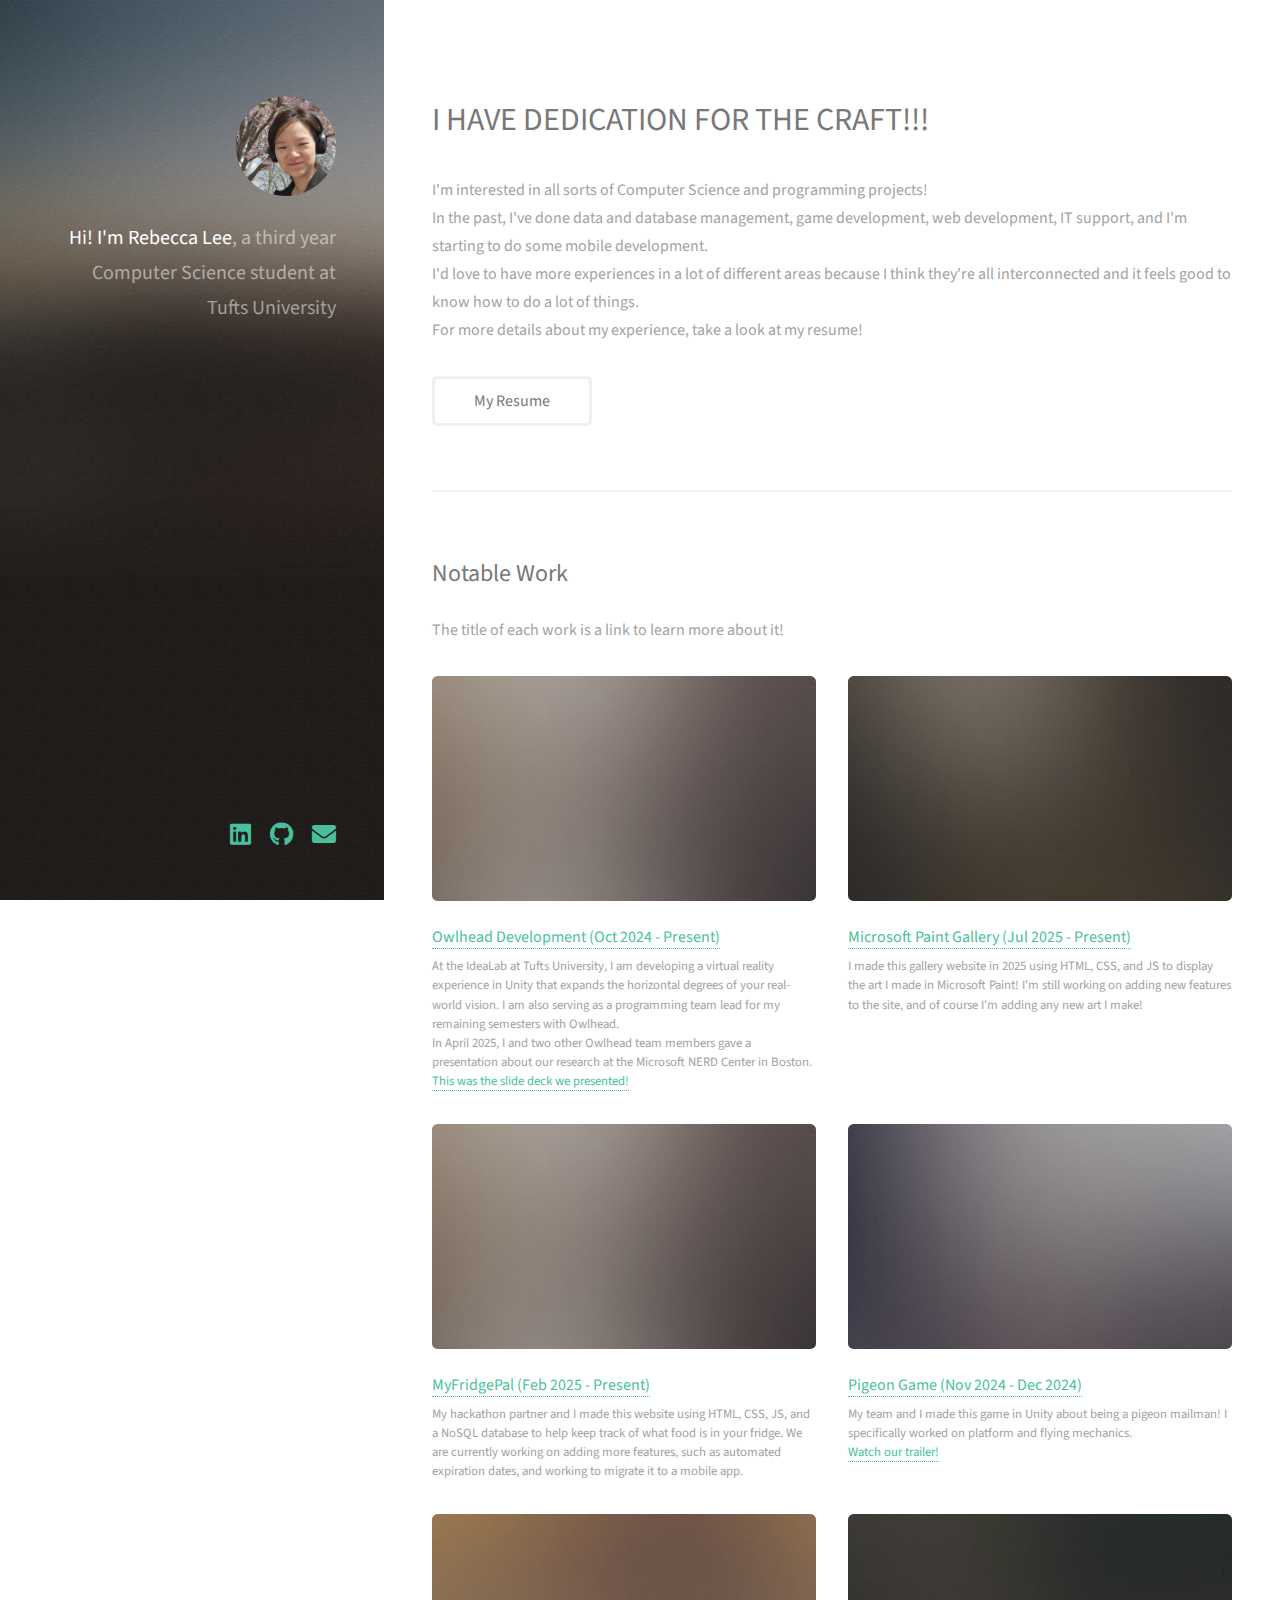
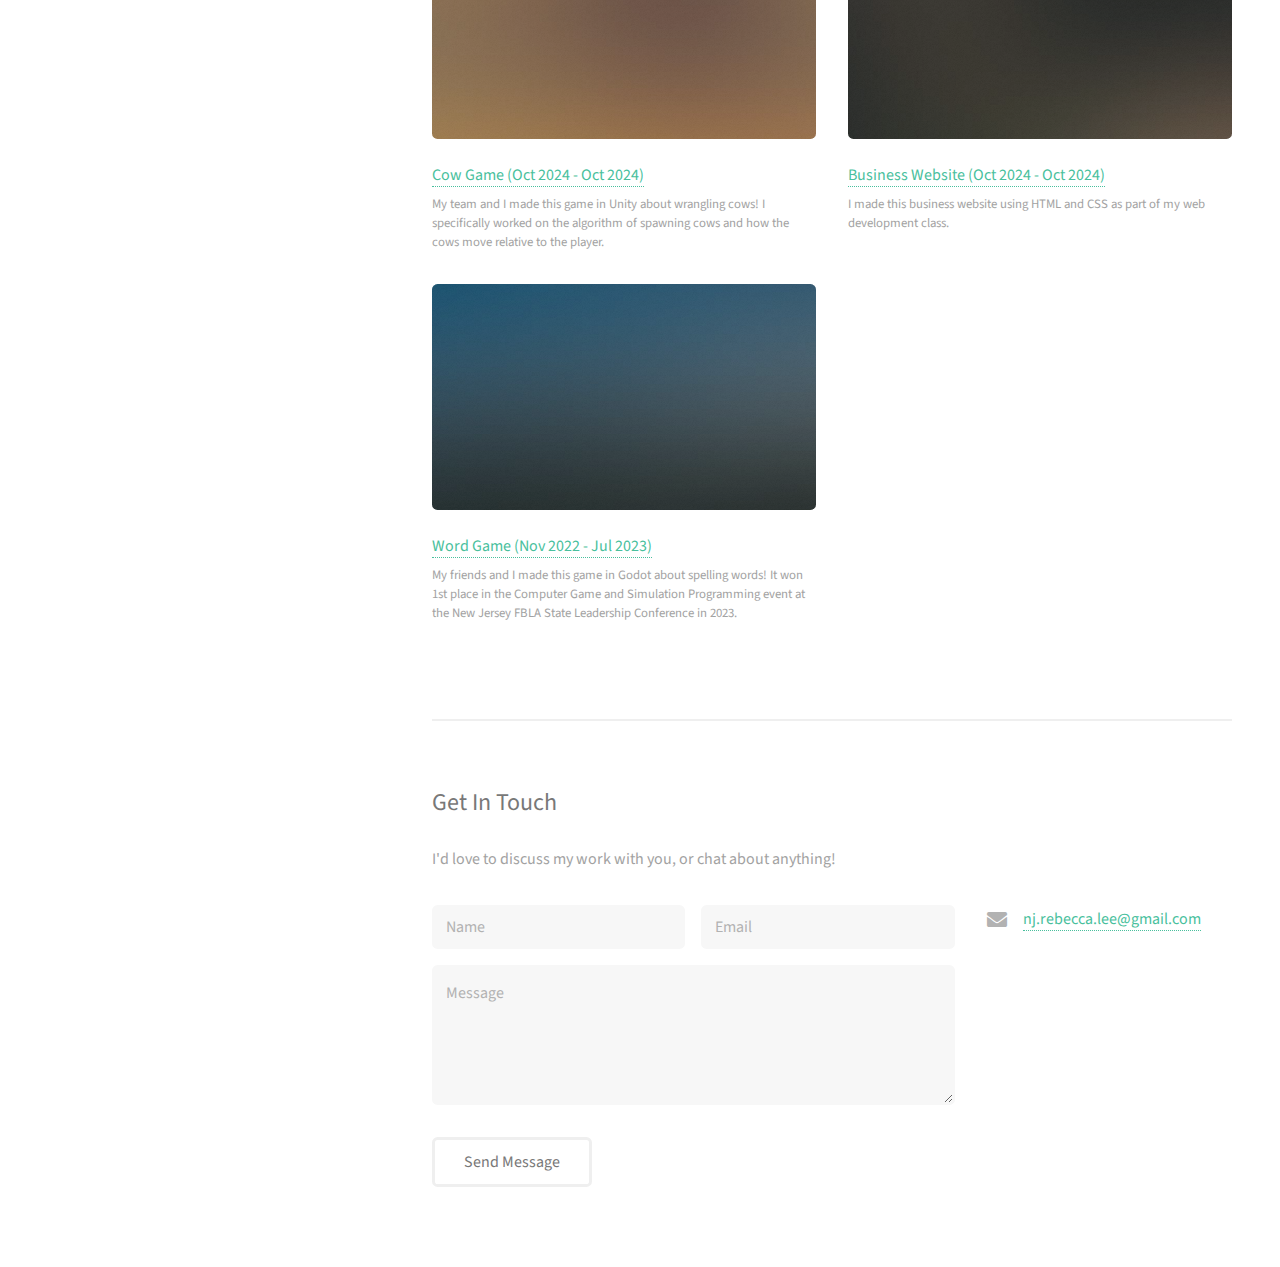
<file: html5up-strata/index.html>
<!DOCTYPE HTML>
<!--
	Strata by HTML5 UP
	html5up.net | @ajlkn
	Free for personal and commercial use under the CCA 3.0 license (html5up.net/license)
-->
<html>
	<head>
		<title>Strata by HTML5 UP</title>
		<meta charset="utf-8" />
		<meta name="viewport" content="width=device-width, initial-scale=1, user-scalable=no" />
		<link rel="stylesheet" href="assets/css/main.css" />
	</head>
	<body class="is-preload">

		<!-- Header -->
			<header id="header">
				<div class="inner">
					<a href="#" class="image avatar"><img src="images/avatar.jpg" alt="" /></a>
					<h1><strong>Hi! I'm Rebecca Lee</strong>, <br />a third year Computer Science student
					at Tufts University
					<!-- <br />
					crafted by <a href="http://html5up.net">HTML5 UP</a>.</h1> -->
				</div>
			</header>

		<!-- Main -->
			<div id="main">

				<!-- One -->
					<section id="one">
						<header class="major">
							<h2>I HAVE DEDICATION FOR THE CRAFT!!!</h2>
						</header>
						<p>
						I'm interested in all sorts of Computer Science and programming projects!
						<br>
						In the past, I've done data and database management, game development, web development, IT support, and I'm starting to do some mobile development.
						<br>
						I'd love to have more experiences in a lot of different areas because I think they're all interconnected and it feels good to know how to do a lot of things.
						<br>
						For more details about my experience, take a look at my resume!

						</p>
						<ul class="actions">
							<li><a href="https://drive.google.com/file/d/1qQtinOQlJ7inP3Z-UmPp7asvRgVYqY_E/view?usp=sharing" target="_blank" class="button">My Resume</a></li>
						</ul>
					</section>

				<!-- Two -->
					<section id="two">
						<h2>Notable Work</h2>
						<p>The title of each work is a link to learn more about it!</p>
						<div class="row">
							<article class="col-6 col-12-xsmall work-item">
								<a href="images/fulls/01.jpg" class="image fit thumb"><img src="images/thumbs/01.jpg" alt="" /></a>
								<h3><a href="https://sites.tufts.edu/idea/owl-head/" target="_blank">Owlhead Development (Oct 2024 - Present)</a></h3>
								<p>
								At the IdeaLab at Tufts University, I am developing a virtual reality experience in Unity that expands the horizontal degrees of your real-world vision.
								I am also serving as a programming team lead for my remaining semesters with Owlhead.
								<br>
								In April 2025, I and two other Owlhead team members gave a presentation about our research at the Microsoft NERD Center in Boston.
								<a href="https://docs.google.com/presentation/d/1mZ_V5tOHQEfYhSCZp0HBgjC3isdNxBwp1aKcLMBFpNI/edit?usp=sharing" target="_blank">This was the slide deck we presented!</a>

								</p>
							</article>

							<article class="col-6 col-12-xsmall work-item">
								<a href="images/fulls/02.jpg" class="image fit thumb"><img src="images/thumbs/02.jpg" alt="" /></a>
								<h3><a href="https://mspaintlee.great-site.net/" target="_blank">Microsoft Paint Gallery (Jul 2025 - Present)</a></h3>
								<p>
								I made this gallery website in 2025 using HTML, CSS, and JS to display the art I made in Microsoft Paint!
								I'm still working on adding new features to the site, and of course I'm adding any new art I make!
								</p>
							</article>

							<article class="col-6 col-12-xsmall work-item">
								<a href="images/fulls/01.jpg" class="image fit thumb"><img src="images/thumbs/01.jpg" alt="" /></a>
								<h3><a href="https://github.com/Gooey64/MyFridgePal/blob/main/README.md" target="_blank">MyFridgePal (Feb 2025 - Present)</a></h3>
								<p>
									My hackathon partner and I made this website using HTML, CSS, JS, and a NoSQL database to help keep track of what food is in your fridge.
									We are currently working on adding more features, such as automated expiration dates, and working to migrate it to a mobile app.
								</p>
							</article>

							<article class="col-6 col-12-xsmall work-item">
								<a href="images/fulls/03.jpg" class="image fit thumb"><img src="images/thumbs/03.jpg" alt="" /></a>
								<h3><a href="https://pigeongame2024.itch.io/ups" target="_blank">Pigeon Game (Nov 2024 - Dec 2024)</a></h3>
								<p>
									My team and I made this game in Unity about being a pigeon mailman!
									I specifically worked on platform and flying mechanics.
									<br>
									<a href="https://youtu.be/tA-vyRu50A8" target="_blank">Watch our trailer!</a>
								
								</p>
							</article>

							<article class="col-6 col-12-xsmall work-item">
								<a href="images/fulls/04.jpg" class="image fit thumb"><img src="images/thumbs/04.jpg" alt="" /></a>
								<h3><a href="https://cowgame2024.itch.io/cow-catcher" target="_blank">Cow Game (Oct 2024 - Oct 2024)</a></h3>
								<p>My team and I made this game in Unity about wrangling cows! I specifically worked on the algorithm of spawning cows and how the cows move relative to the player.</p>
							</article>
							
							<article class="col-6 col-12-xsmall work-item">
								<a href="images/fulls/06.jpg" class="image fit thumb"><img src="images/thumbs/06.jpg" alt="" /></a>
								<h3><a href="https://gooey64.github.io/PlatypusRentalsHome.html" target="_blank">Business Website (Oct 2024 - Oct 2024)</a></h3>
								<p>I made this business website using HTML and CSS as part of my web development class.</p>
							</article>

							<article class="col-6 col-12-xsmall work-item">
								<a href="images/fulls/05.jpg" class="image fit thumb"><img src="images/thumbs/05.jpg" alt="" /></a>
								<h3><a href="https://github.com/Gooey64/fbla-babey/blob/master/README.md" target="_blank">Word Game (Nov 2022 - Jul 2023)</a></h3>
								<p>My friends and I made this game in Godot about spelling words! It won 1st place in the Computer Game and Simulation Programming event at the New Jersey FBLA State Leadership Conference in 2023.</p>
							</article>
							
							
						</div>
						<!-- <ul class="actions">
							<li><a href="#" class="button">Full Portfolio</a></li>
						</ul> -->
					</section>

				<!-- <section id="twotWO">
						<h2>Recent Work</h2>
						<div class="row">
							<article class="col-6 col-12-xsmall work-item">
								<a href="images/fulls/01.jpg" class="image fit thumb"><img src="images/thumbs/01.jpg" alt="" /></a>
								<h3>Magna sed consequat tempus</h3>
								<p>Lorem ipsum dolor sit amet nisl sed nullam feugiat.</p>
							</article>
							<article class="col-6 col-12-xsmall work-item">
								<a href="images/fulls/02.jpg" class="image fit thumb"><img src="images/thumbs/02.jpg" alt="" /></a>
								<h3>Ultricies lacinia interdum</h3>
								<p>Lorem ipsum dolor sit amet nisl sed nullam feugiat.</p>
							</article>
							<article class="col-6 col-12-xsmall work-item">
								<a href="images/fulls/03.jpg" class="image fit thumb"><img src="images/thumbs/03.jpg" alt="" /></a>
								<h3>Tortor metus commodo</h3>
								<p>Lorem ipsum dolor sit amet nisl sed nullam feugiat.</p>
							</article>
							<article class="col-6 col-12-xsmall work-item">
								<a href="images/fulls/04.jpg" class="image fit thumb"><img src="images/thumbs/04.jpg" alt="" /></a>
								<h3>Quam neque phasellus</h3>
								<p>Lorem ipsum dolor sit amet nisl sed nullam feugiat.</p>
							</article>
							<article class="col-6 col-12-xsmall work-item">
								<a href="images/fulls/05.jpg" class="image fit thumb"><img src="images/thumbs/05.jpg" alt="" /></a>
								<h3>Nunc enim commodo aliquet</h3>
								<p>Lorem ipsum dolor sit amet nisl sed nullam feugiat.</p>
							</article>
							<article class="col-6 col-12-xsmall work-item">
								<a href="images/fulls/06.jpg" class="image fit thumb"><img src="images/thumbs/06.jpg" alt="" /></a>
								<h3>Risus ornare lacinia</h3>
								<p>Lorem ipsum dolor sit amet nisl sed nullam feugiat.</p>
							</article>
							<article class="col-6 col-12-xsmall work-item">
								<a href="images/fulls/06.jpg" class="image fit thumb"><img src="images/thumbs/06.jpg" alt="" /></a>
								<h3>Risus ornare lacinia</h3>
								<p>Lorem ipsum dolor sit amet nisl sed nullam feugiat.</p>
							</article>
						</div>
						<ul class="actions">
							<li><a href="#" class="button">Full Portfolio</a></li>
						</ul>
					</section> -->

				<!-- Three -->
					<section id="three">
						<h2>Get In Touch</h2>
						<p>I'd love to discuss my work with you, or chat about anything!</p>
						<div class="row">
							<div class="col-8 col-12-small">
								<form method="post" action="#">
									<div class="row gtr-uniform gtr-50">
										<div class="col-6 col-12-xsmall"><input type="text" name="name" id="name" placeholder="Name" /></div>
										<div class="col-6 col-12-xsmall"><input type="email" name="email" id="email" placeholder="Email" /></div>
										<div class="col-12"><textarea name="message" id="message" placeholder="Message" rows="4"></textarea></div>
									</div>
								</form>
								<ul class="actions">
									<li><input type="submit" value="Send Message" /></li>
								</ul>
							</div>
							<div class="col-4 col-12-small">
								<ul class="labeled-icons">
									<li>
										<h3 class="icon solid fa-envelope"><span class="label">Email</span></h3>
										<a href="mailto:nj.rebecca.lee@gmail.com">nj.rebecca.lee@gmail.com</a>
									</li>
								</ul>
							</div>
						</div>
					</section>

				<!-- Four -->
				<!--
					<section id="four">
						<h2>Elements</h2>

						<section>
							<h4>Text</h4>
							<p>This is <b>bold</b> and this is <strong>strong</strong>. This is <i>italic</i> and this is <em>emphasized</em>.
							This is <sup>superscript</sup> text and this is <sub>subscript</sub> text.
							This is <u>underlined</u> and this is code: <code>for (;;) { ... }</code>. Finally, <a href="#">this is a link</a>.</p>
							<hr />
							<header>
								<h4>Heading with a Subtitle</h4>
								<p>Lorem ipsum dolor sit amet nullam id egestas urna aliquam</p>
							</header>
							<p>Nunc lacinia ante nunc ac lobortis. Interdum adipiscing gravida odio porttitor sem non mi integer non faucibus ornare mi ut ante amet placerat aliquet. Volutpat eu sed ante lacinia sapien lorem accumsan varius montes viverra nibh in adipiscing blandit tempus accumsan.</p>
							<header>
								<h5>Heading with a Subtitle</h5>
								<p>Lorem ipsum dolor sit amet nullam id egestas urna aliquam</p>
							</header>
							<p>Nunc lacinia ante nunc ac lobortis. Interdum adipiscing gravida odio porttitor sem non mi integer non faucibus ornare mi ut ante amet placerat aliquet. Volutpat eu sed ante lacinia sapien lorem accumsan varius montes viverra nibh in adipiscing blandit tempus accumsan.</p>
							<hr />
							<h2>Heading Level 2</h2>
							<h3>Heading Level 3</h3>
							<h4>Heading Level 4</h4>
							<h5>Heading Level 5</h5>
							<h6>Heading Level 6</h6>
							<hr />
							<h5>Blockquote</h5>
							<blockquote>Fringilla nisl. Donec accumsan interdum nisi, quis tincidunt felis sagittis eget tempus euismod. Vestibulum ante ipsum primis in faucibus vestibulum. Blandit adipiscing eu felis iaculis volutpat ac adipiscing accumsan faucibus. Vestibulum ante ipsum primis in faucibus lorem ipsum dolor sit amet nullam adipiscing eu felis.</blockquote>
							<h5>Preformatted</h5>
							<pre><code>i = 0;

while (!deck.isInOrder()) {
print 'Iteration ' + i;
deck.shuffle();
i++;
}

print 'It took ' + i + ' iterations to sort the deck.';</code></pre>
						</section>

						<section>
							<h4>Lists</h4>
							<div class="row">
								<div class="col-6 col-12-xsmall">
									<h5>Unordered</h5>
									<ul>
										<li>Dolor pulvinar etiam magna etiam.</li>
										<li>Sagittis adipiscing lorem eleifend.</li>
										<li>Felis enim feugiat dolore viverra.</li>
									</ul>
									<h5>Alternate</h5>
									<ul class="alt">
										<li>Dolor pulvinar etiam magna etiam.</li>
										<li>Sagittis adipiscing lorem eleifend.</li>
										<li>Felis enim feugiat dolore viverra.</li>
									</ul>
								</div>
								<div class="col-6 col-12-xsmall">
									<h5>Ordered</h5>
									<ol>
										<li>Dolor pulvinar etiam magna etiam.</li>
										<li>Etiam vel felis at lorem sed viverra.</li>
										<li>Felis enim feugiat dolore viverra.</li>
										<li>Dolor pulvinar etiam magna etiam.</li>
										<li>Etiam vel felis at lorem sed viverra.</li>
										<li>Felis enim feugiat dolore viverra.</li>
									</ol>
									<h5>Icons</h5>
									<ul class="icons">
										<li><a href="#" class="icon brands fa-twitter"><span class="label">Twitter</span></a></li>
										<li><a href="#" class="icon brands fa-facebook-f"><span class="label">Facebook</span></a></li>
										<li><a href="#" class="icon brands fa-instagram"><span class="label">Instagram</span></a></li>
										<li><a href="#" class="icon brands fa-github"><span class="label">Github</span></a></li>
										<li><a href="#" class="icon brands fa-dribbble"><span class="label">Dribbble</span></a></li>
										<li><a href="#" class="icon brands fa-tumblr"><span class="label">Tumblr</span></a></li>
									</ul>
								</div>
							</div>
							<h5>Actions</h5>
							<ul class="actions">
								<li><a href="#" class="button primary">Default</a></li>
								<li><a href="#" class="button">Default</a></li>
							</ul>
							<ul class="actions small">
								<li><a href="#" class="button primary small">Small</a></li>
								<li><a href="#" class="button small">Small</a></li>
							</ul>
							<div class="row">
								<div class="col-6 col-12-small">
									<ul class="actions stacked">
										<li><a href="#" class="button primary">Default</a></li>
										<li><a href="#" class="button">Default</a></li>
									</ul>
								</div>
								<div class="col-6 col-12-small">
									<ul class="actions stacked">
										<li><a href="#" class="button primary small">Small</a></li>
										<li><a href="#" class="button small">Small</a></li>
									</ul>
								</div>
								<div class="col-6 col-12-small">
									<ul class="actions stacked">
										<li><a href="#" class="button primary fit">Default</a></li>
										<li><a href="#" class="button fit">Default</a></li>
									</ul>
								</div>
								<div class="col-6 col-12-small">
									<ul class="actions stacked">
										<li><a href="#" class="button primary small fit">Small</a></li>
										<li><a href="#" class="button small fit">Small</a></li>
									</ul>
								</div>
							</div>
						</section>

						<section>
							<h4>Table</h4>
							<h5>Default</h5>
							<div class="table-wrapper">
								<table>
									<thead>
										<tr>
											<th>Name</th>
											<th>Description</th>
											<th>Price</th>
										</tr>
									</thead>
									<tbody>
										<tr>
											<td>Item One</td>
											<td>Ante turpis integer aliquet porttitor.</td>
											<td>29.99</td>
										</tr>
										<tr>
											<td>Item Two</td>
											<td>Vis ac commodo adipiscing arcu aliquet.</td>
											<td>19.99</td>
										</tr>
										<tr>
											<td>Item Three</td>
											<td> Morbi faucibus arcu accumsan lorem.</td>
											<td>29.99</td>
										</tr>
										<tr>
											<td>Item Four</td>
											<td>Vitae integer tempus condimentum.</td>
											<td>19.99</td>
										</tr>
										<tr>
											<td>Item Five</td>
											<td>Ante turpis integer aliquet porttitor.</td>
											<td>29.99</td>
										</tr>
									</tbody>
									<tfoot>
										<tr>
											<td colspan="2"></td>
											<td>100.00</td>
										</tr>
									</tfoot>
								</table>
							</div>

							<h5>Alternate</h5>
							<div class="table-wrapper">
								<table class="alt">
									<thead>
										<tr>
											<th>Name</th>
											<th>Description</th>
											<th>Price</th>
										</tr>
									</thead>
									<tbody>
										<tr>
											<td>Item One</td>
											<td>Ante turpis integer aliquet porttitor.</td>
											<td>29.99</td>
										</tr>
										<tr>
											<td>Item Two</td>
											<td>Vis ac commodo adipiscing arcu aliquet.</td>
											<td>19.99</td>
										</tr>
										<tr>
											<td>Item Three</td>
											<td> Morbi faucibus arcu accumsan lorem.</td>
											<td>29.99</td>
										</tr>
										<tr>
											<td>Item Four</td>
											<td>Vitae integer tempus condimentum.</td>
											<td>19.99</td>
										</tr>
										<tr>
											<td>Item Five</td>
											<td>Ante turpis integer aliquet porttitor.</td>
											<td>29.99</td>
										</tr>
									</tbody>
									<tfoot>
										<tr>
											<td colspan="2"></td>
											<td>100.00</td>
										</tr>
									</tfoot>
								</table>
							</div>
						</section>

						<section>
							<h4>Buttons</h4>
							<ul class="actions">
								<li><a href="#" class="button primary">Primary</a></li>
								<li><a href="#" class="button">Default</a></li>
							</ul>
							<ul class="actions">
								<li><a href="#" class="button large">Large</a></li>
								<li><a href="#" class="button">Default</a></li>
								<li><a href="#" class="button small">Small</a></li>
							</ul>
							<ul class="actions fit">
								<li><a href="#" class="button primary fit">Fit</a></li>
								<li><a href="#" class="button fit">Fit</a></li>
							</ul>
							<ul class="actions fit small">
								<li><a href="#" class="button primary fit small">Fit + Small</a></li>
								<li><a href="#" class="button fit small">Fit + Small</a></li>
							</ul>
							<ul class="actions">
								<li><a href="#" class="button primary icon solid fa-download">Icon</a></li>
								<li><a href="#" class="button icon solid fa-download">Icon</a></li>
							</ul>
							<ul class="actions">
								<li><span class="button primary disabled">Primary</span></li>
								<li><span class="button disabled">Default</span></li>
							</ul>
						</section>

						<section>
							<h4>Form</h4>
							<form method="post" action="#">
								<div class="row gtr-uniform gtr-50">
									<div class="col-6 col-12-xsmall">
										<input type="text" name="demo-name" id="demo-name" value="" placeholder="Name" />
									</div>
									<div class="col-6 col-12-xsmall">
										<input type="email" name="demo-email" id="demo-email" value="" placeholder="Email" />
									</div>
									<div class="col-12">
										<select name="demo-category" id="demo-category">
											<option value="">- Category -</option>
											<option value="1">Manufacturing</option>
											<option value="1">Shipping</option>
											<option value="1">Administration</option>
											<option value="1">Human Resources</option>
										</select>
									</div>
									<div class="col-4 col-12-small">
										<input type="radio" id="demo-priority-low" name="demo-priority" checked>
										<label for="demo-priority-low">Low Priority</label>
									</div>
									<div class="col-4 col-12-small">
										<input type="radio" id="demo-priority-normal" name="demo-priority">
										<label for="demo-priority-normal">Normal Priority</label>
									</div>
									<div class="col-4 col-12-small">
										<input type="radio" id="demo-priority-high" name="demo-priority">
										<label for="demo-priority-high">High Priority</label>
									</div>
									<div class="col-6 col-12-small">
										<input type="checkbox" id="demo-copy" name="demo-copy">
										<label for="demo-copy">Email me a copy of this message</label>
									</div>
									<div class="col-6 col-12-small">
										<input type="checkbox" id="demo-human" name="demo-human" checked>
										<label for="demo-human">I am a human and not a robot</label>
									</div>
									<div class="col-12">
										<textarea name="demo-message" id="demo-message" placeholder="Enter your message" rows="6"></textarea>
									</div>
									<div class="col-12">
										<ul class="actions">
											<li><input type="submit" value="Send Message" class="primary" /></li>
											<li><input type="reset" value="Reset" /></li>
										</ul>
									</div>
								</div>
							</form>
						</section>

						<section>
							<h4>Image</h4>
							<h5>Fit</h5>
							<div class="box alt">
								<div class="row gtr-50 gtr-uniform">
									<div class="col-12"><span class="image fit"><img src="images/fulls/05.jpg" alt="" /></span></div>
									<div class="col-4"><span class="image fit"><img src="images/thumbs/01.jpg" alt="" /></span></div>
									<div class="col-4"><span class="image fit"><img src="images/thumbs/02.jpg" alt="" /></span></div>
									<div class="col-4"><span class="image fit"><img src="images/thumbs/03.jpg" alt="" /></span></div>
									<div class="col-4"><span class="image fit"><img src="images/thumbs/04.jpg" alt="" /></span></div>
									<div class="col-4"><span class="image fit"><img src="images/thumbs/05.jpg" alt="" /></span></div>
									<div class="col-4"><span class="image fit"><img src="images/thumbs/06.jpg" alt="" /></span></div>
									<div class="col-4"><span class="image fit"><img src="images/thumbs/03.jpg" alt="" /></span></div>
									<div class="col-4"><span class="image fit"><img src="images/thumbs/02.jpg" alt="" /></span></div>
									<div class="col-4"><span class="image fit"><img src="images/thumbs/01.jpg" alt="" /></span></div>
								</div>
							</div>
							<h5>Left &amp; Right</h5>
							<p><span class="image left"><img src="images/avatar.jpg" alt="" /></span>Fringilla nisl. Donec accumsan interdum nisi, quis tincidunt felis sagittis eget. tempus euismod. Vestibulum ante ipsum primis in faucibus vestibulum. Blandit adipiscing eu felis iaculis volutpat ac adipiscing accumsan eu faucibus. Integer ac pellentesque praesent tincidunt felis sagittis eget. tempus euismod. Vestibulum ante ipsum primis in faucibus vestibulum. Blandit adipiscing eu felis iaculis volutpat ac adipiscing accumsan eu faucibus. Integer ac pellentesque praesent. Donec accumsan interdum nisi, quis tincidunt felis sagittis eget. tempus euismod. Vestibulum ante ipsum primis in faucibus vestibulum. Blandit adipiscing eu felis iaculis volutpat ac adipiscing accumsan eu faucibus. Integer ac pellentesque praesent tincidunt felis sagittis eget. tempus euismod. Vestibulum ante ipsum primis in faucibus vestibulum. Blandit adipiscing eu felis iaculis volutpat ac adipiscing accumsan eu faucibus. Integer ac pellentesque praesent.</p>
							<p><span class="image right"><img src="images/avatar.jpg" alt="" /></span>Fringilla nisl. Donec accumsan interdum nisi, quis tincidunt felis sagittis eget. tempus euismod. Vestibulum ante ipsum primis in faucibus vestibulum. Blandit adipiscing eu felis iaculis volutpat ac adipiscing accumsan eu faucibus. Integer ac pellentesque praesent tincidunt felis sagittis eget. tempus euismod. Vestibulum ante ipsum primis in faucibus vestibulum. Blandit adipiscing eu felis iaculis volutpat ac adipiscing accumsan eu faucibus. Integer ac pellentesque praesent. Donec accumsan interdum nisi, quis tincidunt felis sagittis eget. tempus euismod. Vestibulum ante ipsum primis in faucibus vestibulum. Blandit adipiscing eu felis iaculis volutpat ac adipiscing accumsan eu faucibus. Integer ac pellentesque praesent tincidunt felis sagittis eget. tempus euismod. Vestibulum ante ipsum primis in faucibus vestibulum. Blandit adipiscing eu felis iaculis volutpat ac adipiscing accumsan eu faucibus. Integer ac pellentesque praesent.</p>
						</section>

					</section>
				-->

			</div>

		<!-- Footer -->
			<footer id="footer">
				<div class="inner">
					<ul class="icons">
						<li><a href="https://www.linkedin.com/in/rebecca-lee-a84ba5218/" class="icon brands fa-linkedin" target="_blank"><span class="label">LinkedIn</span></a></li>
						<li><a href="https://github.com/Gooey64" class="icon brands fa-github" target="_blank"><span class="label">Github</span></a></li>
						<li><a href="mailto:nj.rebecca.lee@gmail.com" class="icon solid fa-envelope"><span class="label">Email</span></a></li>
					</ul>
					<!-- <ul class="copyright">
						<li>&copy; Untitled</li><li>Design: <a href="http://html5up.net">HTML5 UP</a></li>
					</ul> -->
				</div>
			</footer>

		<!-- Scripts -->
			<script src="assets/js/jquery.min.js"></script>
			<script src="assets/js/jquery.poptrox.min.js"></script>
			<script src="assets/js/browser.min.js"></script>
			<script src="assets/js/breakpoints.min.js"></script>
			<script src="assets/js/util.js"></script>
			<script src="assets/js/main.js"></script>

	</body>
</html>
</file>
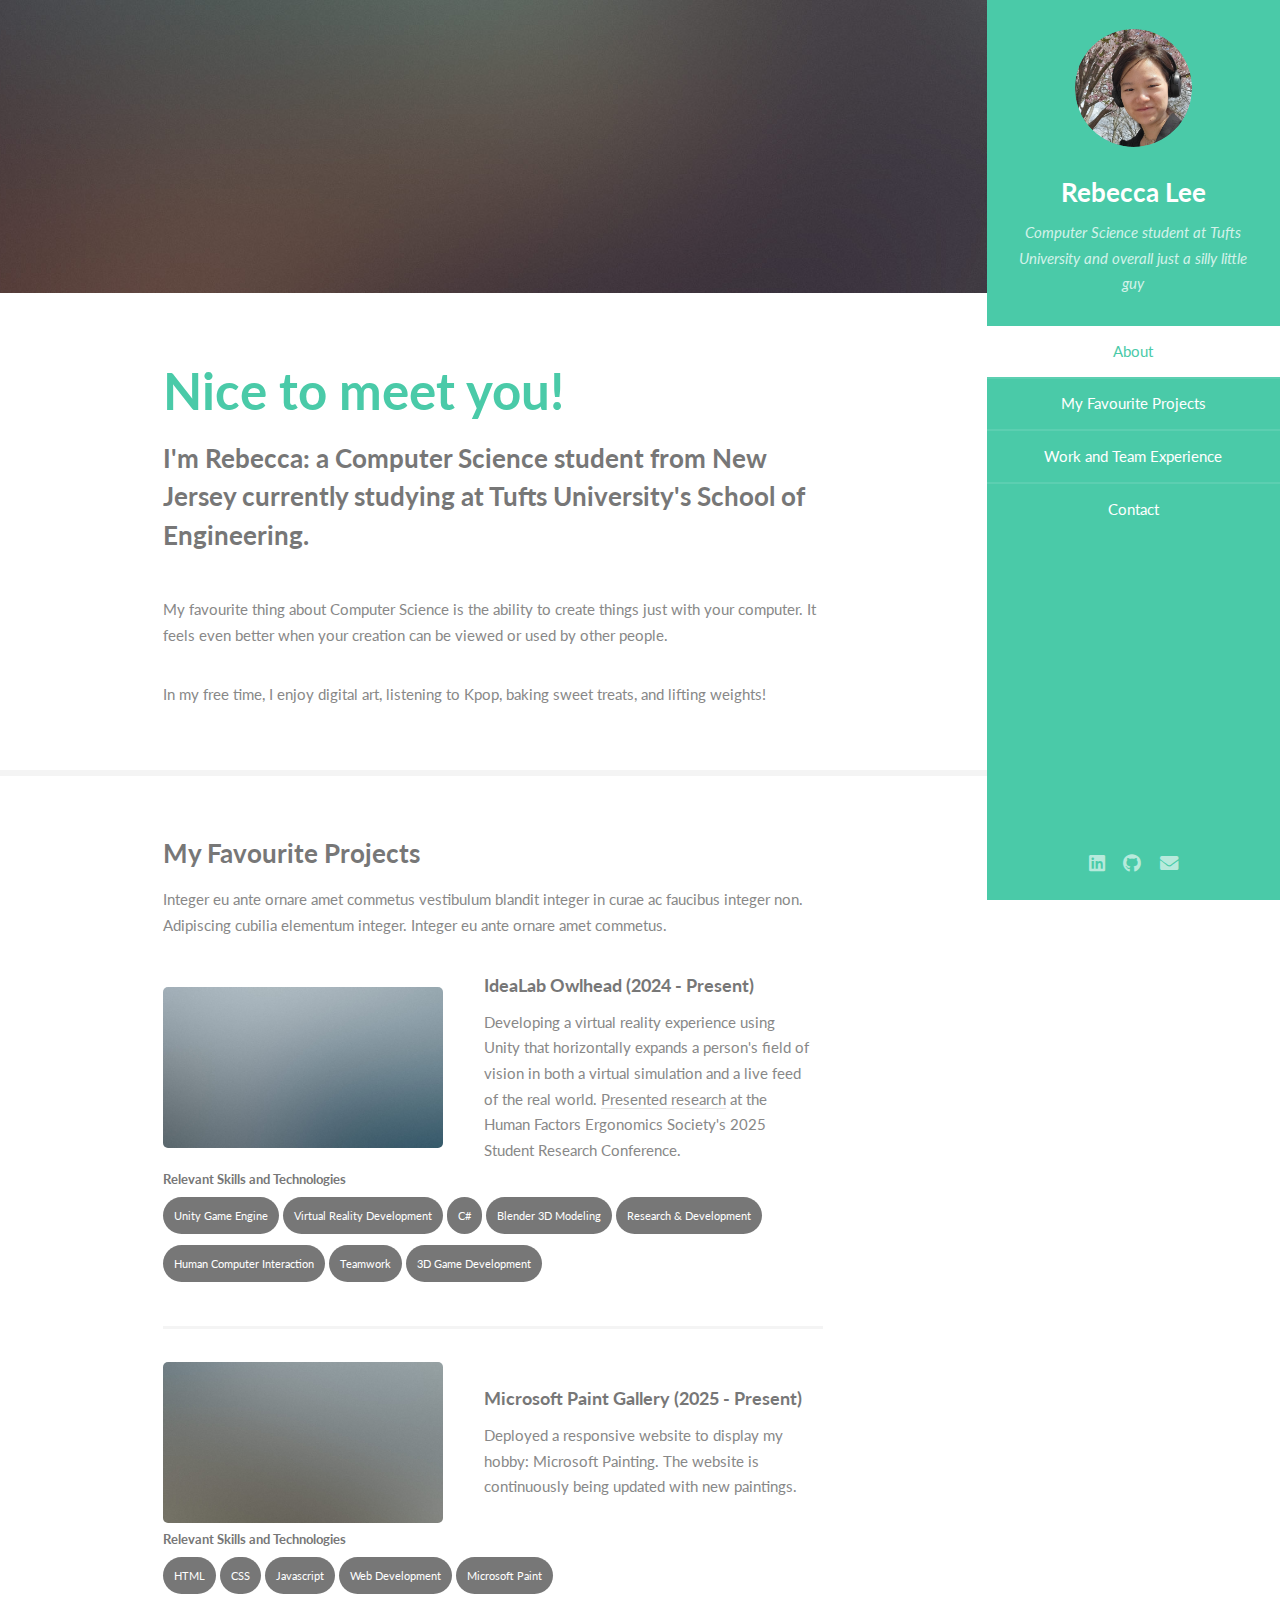
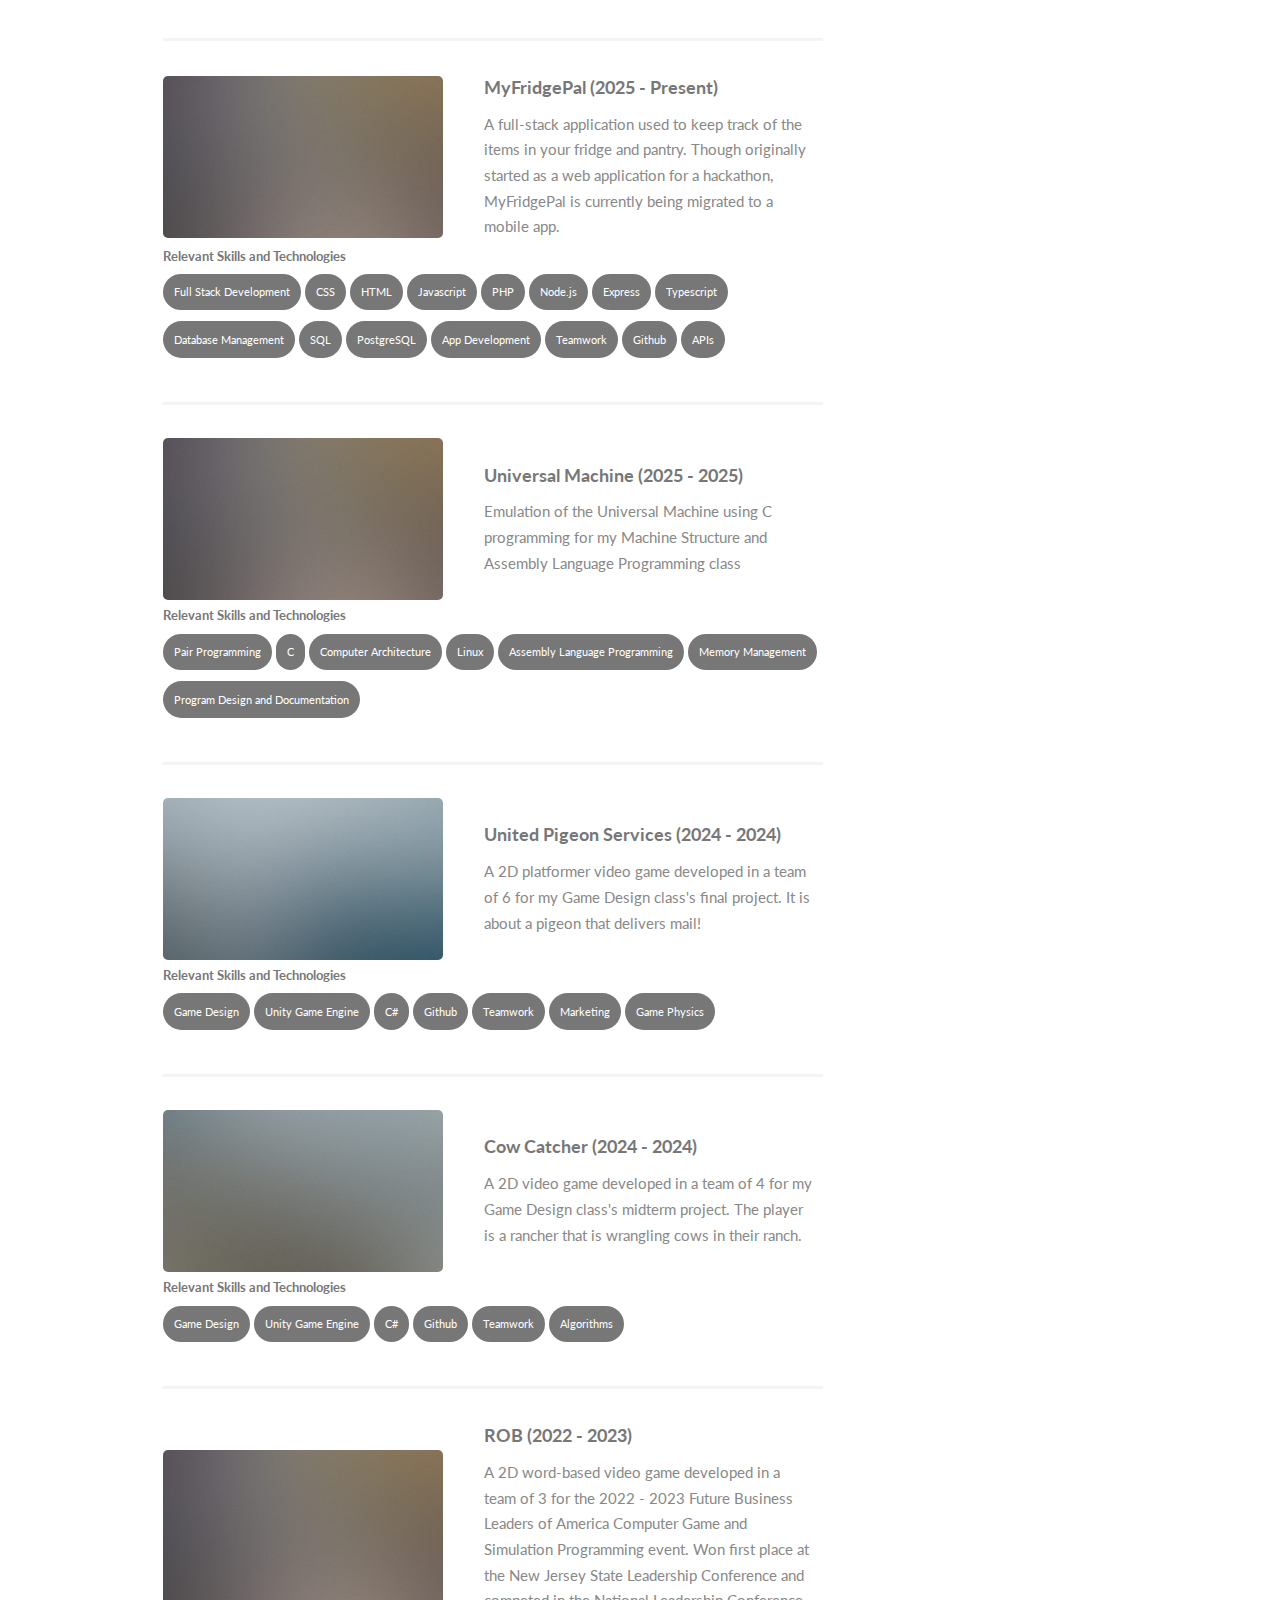
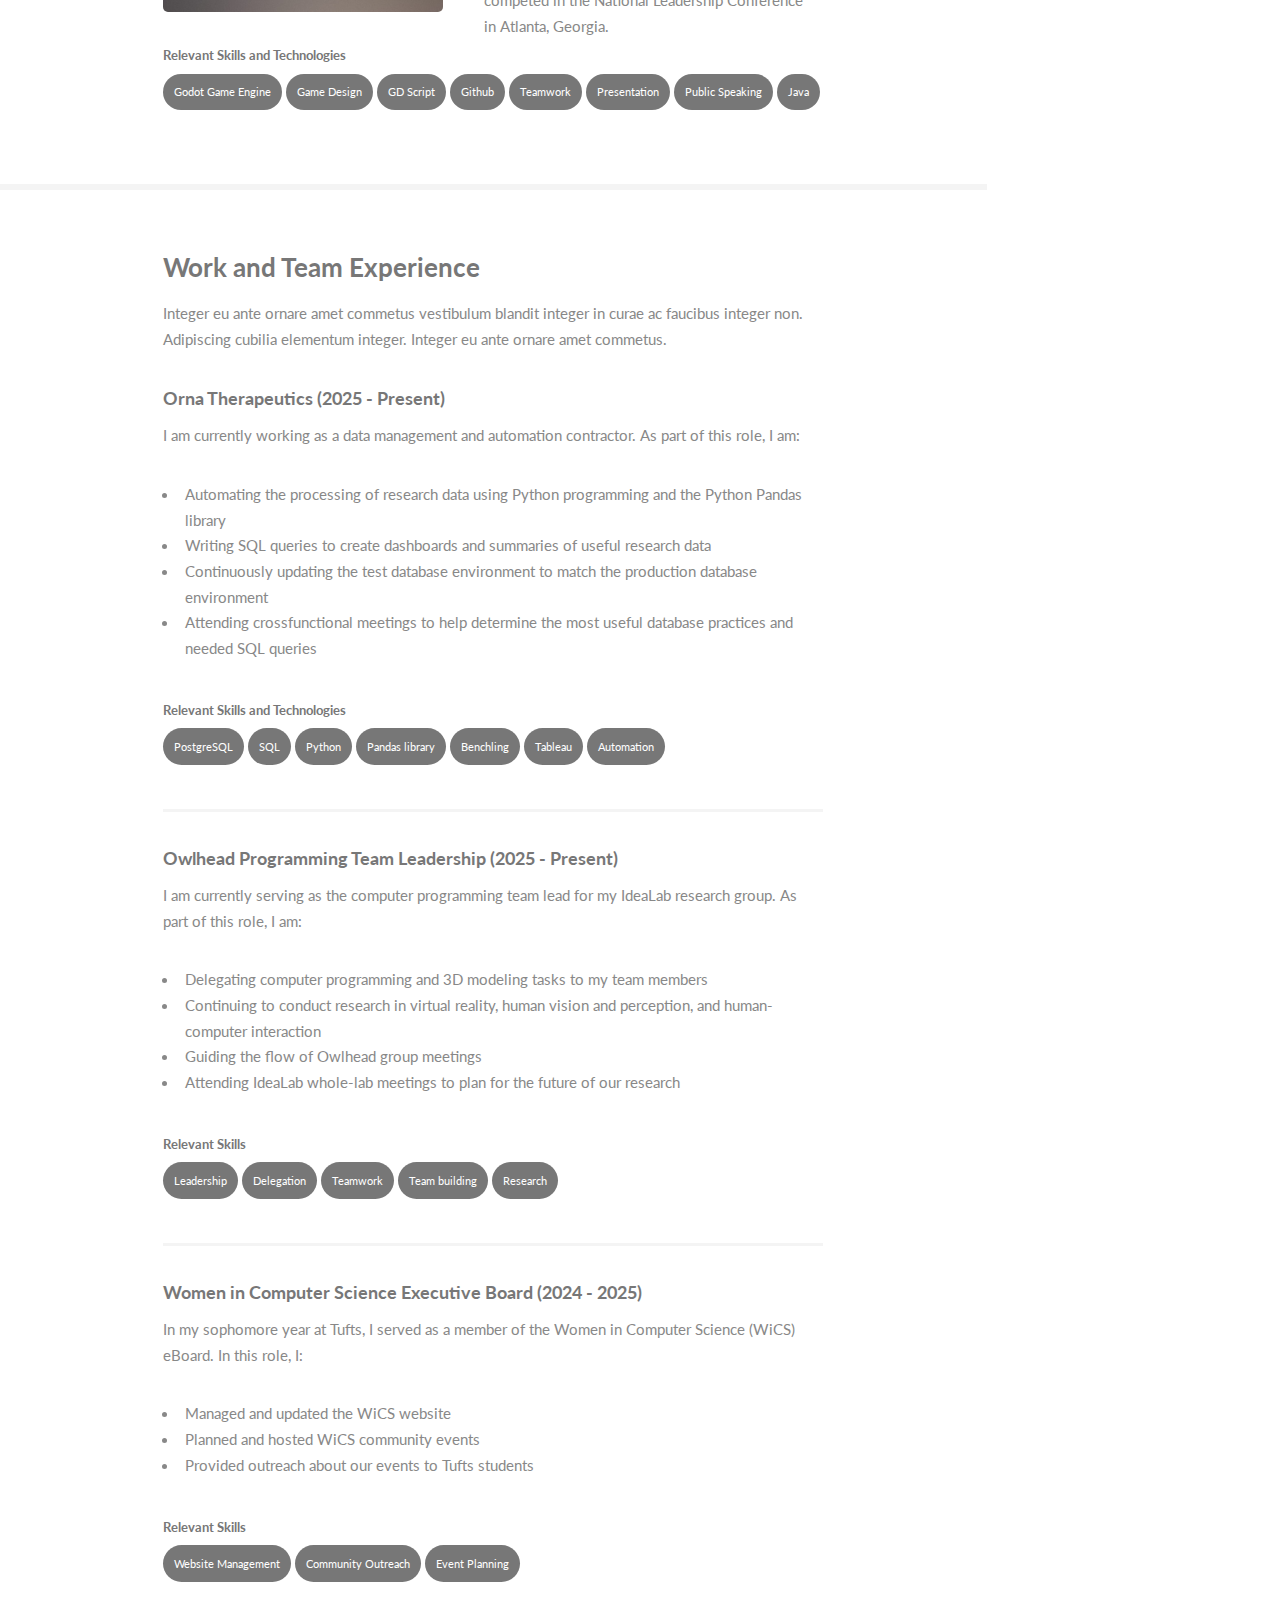
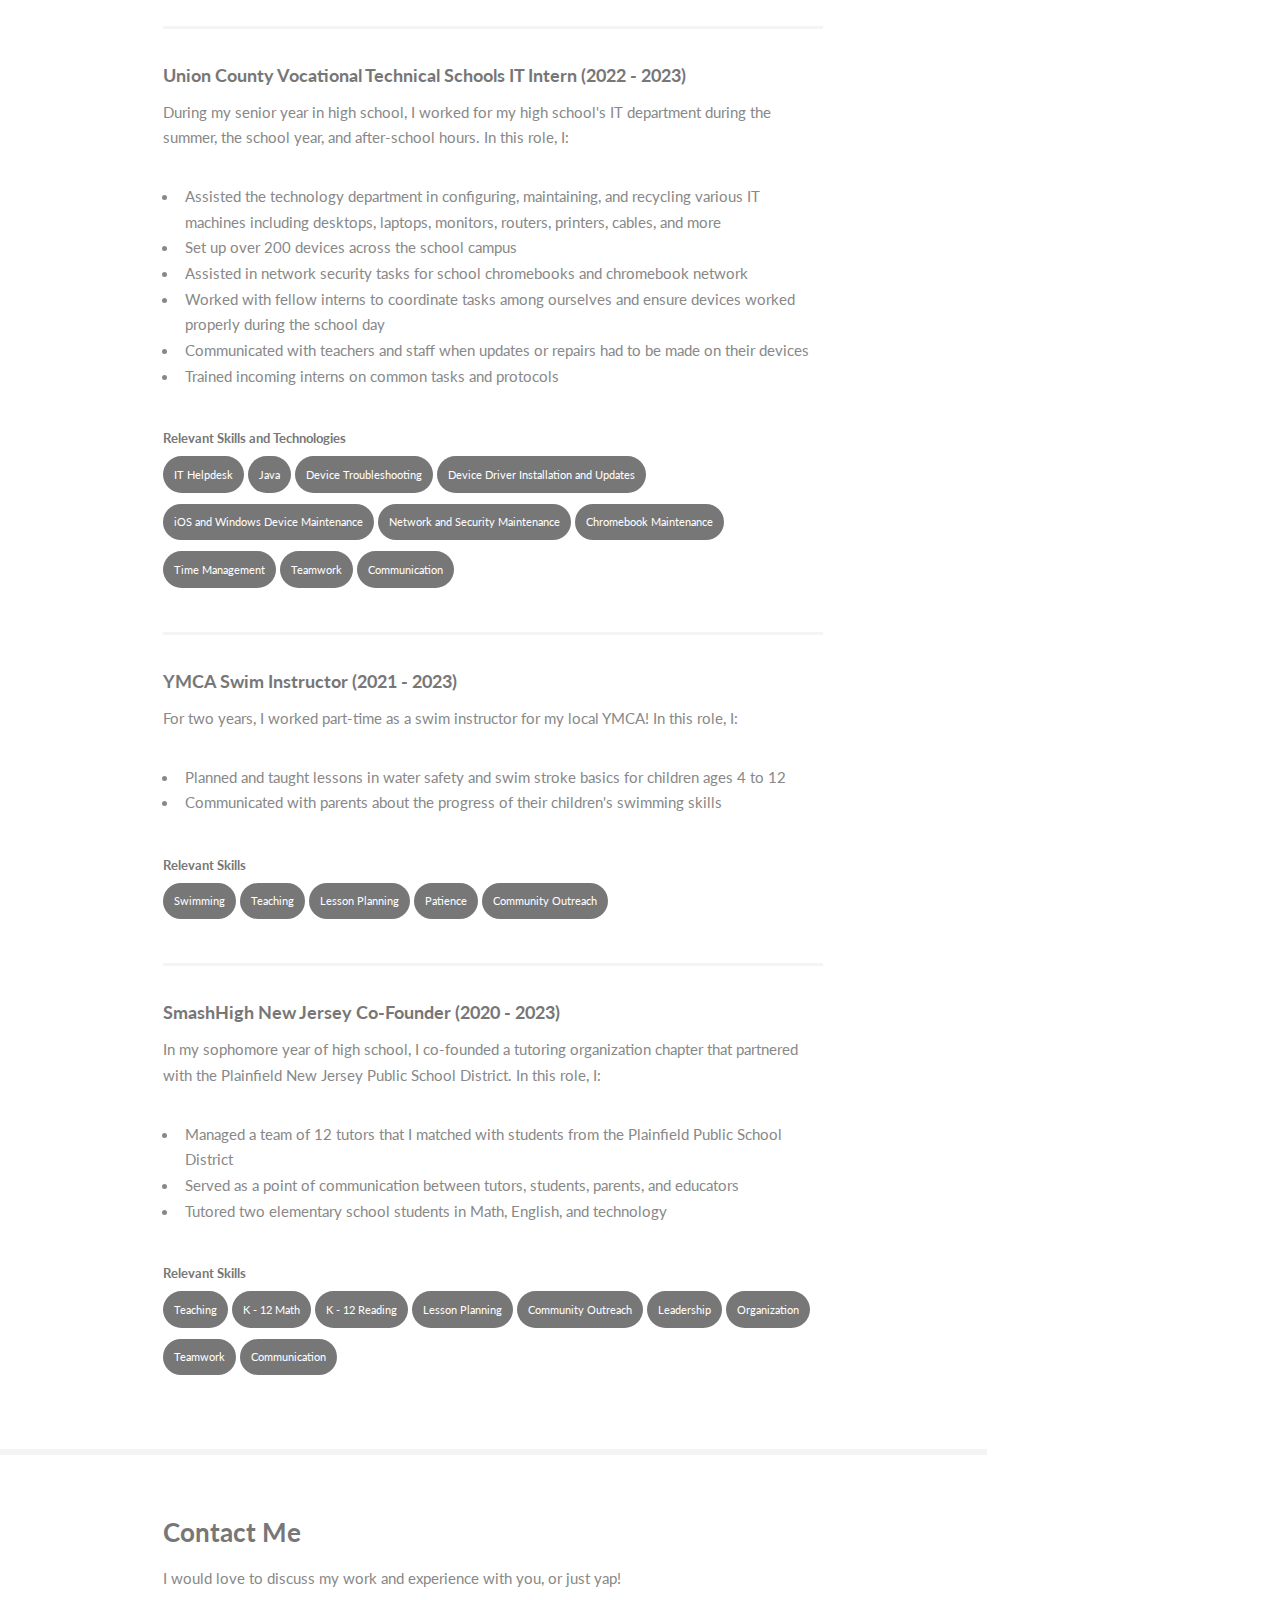
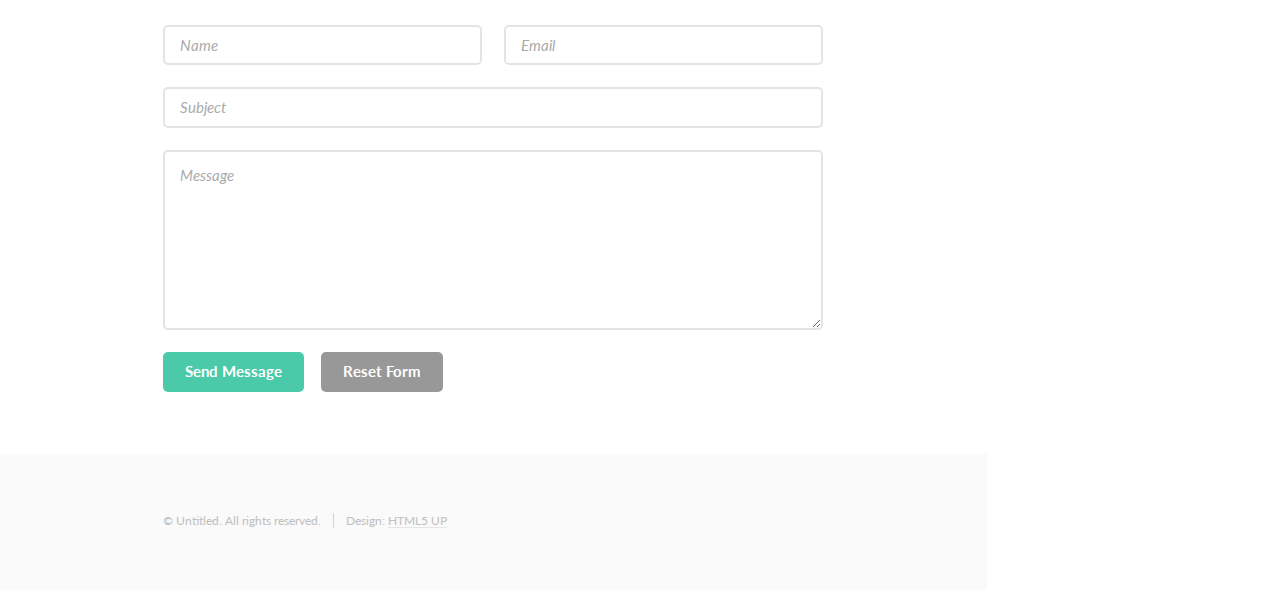
<file: readonly/index.html>
<!DOCTYPE HTML>
<!--
	Read Only by HTML5 UP
	html5up.net | @ajlkn
	Free for personal and commercial use under the CCA 3.0 license (html5up.net/license)
-->
<html>
	<head>
		<title>Read Only by HTML5 UP</title>
		<meta charset="utf-8" />
		<meta name="viewport" content="width=device-width, initial-scale=1, user-scalable=no" />
		<link rel="stylesheet" href="assets/css/main.css" />
	</head>
	<body class="is-preload">

		<!-- Header -->
			<section id="header">
				<header>
					<span class="image avatar"><img src="images/avatar.jpg" alt="" /></span>
					<h1 id="logo"><a href="#">Rebecca Lee</a></h1>
					<p>Computer Science student at Tufts University and overall just a silly little guy</p>
				</header>
				<nav id="nav">
					<ul>
						<li><a href="#one" class="active">About</a></li>
						<!-- <li><a href="#two">Things I Can Do</a></li> -->
						<li><a href="#three">My Favourite Projects</a></li>
						<li><a href="#four">Work and Team Experience</a></li>
						<li><a href="#five">Contact</a></li>
					</ul>
				</nav>
				<footer>
					<ul class="icons">
						<li><a href="https://www.linkedin.com/in/rebecca-lee-a84ba5218/" class="icon brands fa-linkedin" target="_blank"><span class="label">LinkedIn</span></a></li>
						<li><a href="https://github.com/Gooey64" class="icon brands fa-github" target="_blank"><span class="label">Github</span></a></li>
						<li><a href="mailto:nj.rebecca.lee@gmail.com" class="icon solid fa-envelope"><span class="label">Email</span></a></li>
					</ul>
				</footer>
			</section>

		<!-- Wrapper -->
			<div id="wrapper">

				<!-- Main -->
					<div id="main">

						<!-- One -->
							<section id="one">
								<div class="image main" data-position="center">
									<img src="images/banner.jpg" alt="" />
								</div>
								<div class="container">
									<header class="major">
										<h2>Nice to meet you!</h2>
										<p>I'm Rebecca: a Computer Science student from New Jersey currently studying at Tufts University's School of Engineering.</p>
									</header>
									<p>My favourite thing about Computer Science is the ability to create things just with your computer. It feels even better when your creation can be viewed or used by other people.</p>
									<p>In my free time, I enjoy digital art, listening to Kpop, baking sweet treats, and lifting weights!</p>
								</div>
							</section>

						<!-- Two -->
							<!-- <section id="two">
								<div class="container">
									<h3>Things I Can Do</h3>
									<p>Integer eu ante ornare amet commetus vestibulum blandit integer in curae ac faucibus integer non. Adipiscing cubilia elementum integer lorem ipsum dolor sit amet.</p>
									<ul class="feature-icons">
										<li class="icon solid fa-code">Write all the code</li>
										<li class="icon solid fa-cubes">Stack small boxes</li>
										<li class="icon solid fa-book">Read books and stuff</li>
										<li class="icon solid fa-coffee">Drink much coffee</li>
										<li class="icon solid fa-bolt">Lightning bolt</li>
										<li class="icon solid fa-users">Shadow clone technique</li>
									</ul>
								</div>
							</section> -->

						<!-- Three -->
							<section id="three">
								<div class="container">
									<h3>My Favourite Projects</h3>
									<p>Integer eu ante ornare amet commetus vestibulum blandit integer in curae ac faucibus integer non. Adipiscing cubilia elementum integer. Integer eu ante ornare amet commetus.</p>
									<div class="features">
										<article>
											<a href="#" class="image"><img src="images/pic01.jpg" alt="" /></a>
											<div class="inner">
												<h4>IdeaLab Owlhead (2024 - Present)</h4>
												<p>Developing a virtual reality experience using Unity that horizontally expands a person's field of vision in both a virtual simulation and a live feed of the real world.
													<a href="https://docs.google.com/presentation/d/1mZ_V5tOHQEfYhSCZp0HBgjC3isdNxBwp1aKcLMBFpNI/edit?usp=sharing" target="_blank">Presented research</a> at the Human Factors Ergonomics Society's 2025 Student Research Conference.
												</p>
											</div>
											<div class="skills">
												<h5>Relevant Skills and Technologies</h5>
												<ul class = "skillIcons">
													<li>Unity Game Engine</li>
													<li>Virtual Reality Development</li>
													<li>C#</li>
													<li>Blender 3D Modeling</li>
													<li>Research & Development</li>
													<li>Human Computer Interaction</li>
													<li>Teamwork</li>
													<li>3D Game Development</li>
												</ul>
											</div>
										</article>
										<article>
											<a href="#" class="image"><img src="images/pic02.jpg" alt="" /></a>
											<div class="inner">
												<h4>Microsoft Paint Gallery (2025 - Present)</h4>
												<p>Deployed a responsive website to display my hobby: Microsoft Painting. The website is continuously being updated with new paintings.</p>
											</div>
											<div class="skills">
												<h5>Relevant Skills and Technologies</h5>
												<ul class = "skillIcons">
													<li>HTML</li>
													<li>CSS</li>
													<li>Javascript</li>
													<li>Web Development</li>
													<li>Microsoft Paint</li>
												</ul>
											</div>
										</article>
										<article>
											<a href="#" class="image"><img src="images/pic03.jpg" alt="" /></a>
											<div class="inner">
												<h4>MyFridgePal (2025 - Present)</h4>
												<p>A full-stack application used to keep track of the items in your fridge and pantry. Though originally started as a web application for a hackathon, MyFridgePal is currently being migrated to a mobile app.</p>
											</div>
											<div class="skills">
												<h5>Relevant Skills and Technologies</h5>
												<ul class = "skillIcons">
													<li>Full Stack Development</li>
													<li>CSS</li>
													<li>HTML</li>
													<li>Javascript</li>
													<li>PHP</li>
													<li>Node.js</li>
													<li>Express</li>
													<li>Typescript</li>
													<li>Database Management</li>
													<li>SQL</li>
													<li>PostgreSQL</li>
													<li>App Development</li>
													<li>Teamwork</li>
													<li>Github</li>
													<li>APIs</li>
												</ul>
											</div>
										</article>
										<article>
											<a href="#" class="image"><img src="images/pic03.jpg" alt="" /></a>
											<div class="inner">
												<h4>Universal Machine (2025 - 2025)</h4>
												<p>Emulation of the Universal Machine using C programming for my Machine Structure and Assembly Language Programming class</p>
											</div>
											<div class="skills">
												<h5>Relevant Skills and Technologies</h5>
												<ul class = "skillIcons">
													<li>Pair Programming</li>
													<li>C</li>
													<li>Computer Architecture</li>
													<li>Linux</li>
													<li>Assembly Language Programming</li>
													<li>Memory Management</li>
													<li>Program Design and Documentation</li>
												</ul>
											</div>
										</article>
										<article>
											<a href="#" class="image"><img src="images/pic01.jpg" alt="" /></a>
											<div class="inner">
												<h4>United Pigeon Services (2024 - 2024)</h4>
												<p>A 2D platformer video game developed in a team of 6 for my Game Design class's final project. It is about a pigeon that delivers mail!</p>
											</div>
											<div class="skills">
												<h5>Relevant Skills and Technologies</h5>
												<ul class = "skillIcons">
													<li>Game Design</li>
													<li>Unity Game Engine</li>
													<li>C#</li>
													<li>Github</li>
													<li>Teamwork</li>
													<li>Marketing</li>
													<li>Game Physics</li>
												</ul>
											</div>
										</article>
										<article>
											<a href="#" class="image"><img src="images/pic02.jpg" alt="" /></a>
											<div class="inner">
												<h4>Cow Catcher (2024 - 2024)</h4>
												<p>A 2D video game developed in a team of 4 for my Game Design class's midterm project. The player is a rancher that is wrangling cows in their ranch.</p>
											</div>
											<div class="skills">
												<h5>Relevant Skills and Technologies</h5>
												<ul class = "skillIcons">
													<li>Game Design</li>
													<li>Unity Game Engine</li>
													<li>C#</li>
													<li>Github</li>
													<li>Teamwork</li>
													<li>Algorithms</li>
												</ul>
											</div>
										</article>
										<article>
											<a href="#" class="image"><img src="images/pic03.jpg" alt="" /></a>
											<div class="inner">
												<h4>ROB (2022 - 2023)</h4>
												<p>A 2D word-based video game developed in a team of 3 for the 2022 - 2023 Future Business Leaders of America Computer Game and Simulation Programming event.
													Won first place at the New Jersey State Leadership Conference and competed in the National Leadership Conference in Atlanta, Georgia.
												</p>
											</div>
											<div class="skills">
												<h5>Relevant Skills and Technologies</h5>
												<ul class = "skillIcons">
													<li>Godot Game Engine</li>
													<li>Game Design</li>
													<li>GD Script</li>
													<li>Github</li>
													<li>Teamwork</li>
													<li>Presentation</li>
													<li>Public Speaking</li>
													<li>Java</li>
												</ul>
											</div>
										</article>
									</div>
								</div>
							</section>

							<!-- Four -->
							<section id="four">
								<div class="container">
									<h3>Work and Team Experience</h3>
									<p>Integer eu ante ornare amet commetus vestibulum blandit integer in curae ac faucibus integer non. Adipiscing cubilia elementum integer. Integer eu ante ornare amet commetus.</p>
									<div class="features">
										<article>
											<div class="experience">
												<h4>Orna Therapeutics (2025 - Present)</h4>
												<p>I am currently working as a data management and automation contractor. As part of this role, I am:
													<ul>
														<li>Automating the processing of research data using Python programming and the Python Pandas library</li>
														<li>Writing SQL queries to create dashboards and summaries of useful research data</li>
														<li>Continuously updating the test database environment to match the production database environment</li>
														<li>Attending crossfunctional meetings to help determine the most useful database practices and needed SQL queries</li>
													</ul>
													
												</p>
											</div>
											<div class="skills">
												<h5>Relevant Skills and Technologies</h5>
												<ul class = "skillIcons">
													<li>PostgreSQL</li>
													<li>SQL</li>
													<li>Python</li>
													<li>Pandas library</li>
													<li>Benchling</li>
													<li>Tableau</li>
													<li>Automation</li>
												</ul>
											</div>
										</article>
										<article>
											<div class="experience">
												<h4>Owlhead Programming Team Leadership (2025 - Present)</h4>
												<p>I am currently serving as the computer programming team lead for my IdeaLab research group. As part of this role, I am:
													<ul>
														<li>Delegating computer programming and 3D modeling tasks to my team members</li>
														<li>Continuing to conduct research in virtual reality, human vision and perception, and human-computer interaction</li>
														<li>Guiding the flow of Owlhead group meetings</li>
														<li>Attending IdeaLab whole-lab meetings to plan for the future of our research</li>
													</ul>
												</p>
											</div>
											<div class="skills">
												<h5>Relevant Skills</h5>
												<ul class = "skillIcons">
													<li>Leadership</li>
													<li>Delegation</li>
													<li>Teamwork</li>
													<li>Team building</li>
													<li>Research</li>
												</ul>
											</div>
										</article>
										<article>
											<div class="experience">
												<h4>Women in Computer Science Executive Board (2024 - 2025)</h4>
												<p>In my sophomore year at Tufts, I served as a member of the Women in Computer Science (WiCS) eBoard. In this role, I:
													<ul>
														<li>Managed and updated the WiCS website</li>
														<li>Planned and hosted WiCS community events</li>
														<li>Provided outreach about our events to Tufts students</li>
													</ul>
												</p>
											</div>
											<div class="skills">
												<h5>Relevant Skills</h5>
												<ul class = "skillIcons">
													<li>Website Management</li>
													<li>Community Outreach</li>
													<li>Event Planning</li>
												</ul>
											</div>
										</article>
										<article>
											<div class="experience">
												<h4>Union County Vocational Technical Schools IT Intern (2022 - 2023)</h4>
												<p>During my senior year in high school, I worked for my high school's IT department during the summer, the school year, and after-school hours. In this role, I:
													<ul>
														<li>Assisted the technology department in configuring, maintaining, and recycling various IT machines including desktops, laptops, monitors, routers, printers, cables, and more</li>
														<li>Set up over 200 devices across the school campus</li>
														<li>Assisted in network security tasks for school chromebooks and chromebook network</li>
														<li>Worked with fellow interns to coordinate tasks among ourselves and ensure devices worked properly during the school day</li>
														<li>Communicated with teachers and staff when updates or repairs had to be made on their devices</li>
														<li>Trained incoming interns on common tasks and protocols</li>
													</ul>
												</p>
											</div>
											<div class="skills">
												<h5>Relevant Skills and Technologies</h5>
												<ul class = "skillIcons">
													<li>IT Helpdesk</li>
													<li>Java</li>
													<li>Device Troubleshooting</li>
													<li>Device Driver Installation and Updates</li>
													<li>iOS and Windows Device Maintenance</li>
													<li>Network and Security Maintenance</li>
													<li>Chromebook Maintenance</li>
													<li>Time Management</li>
													<li>Teamwork</li>
													<li>Communication</li>
												</ul>
											</div>
										</article>
										<article>
											<div class="experience">
												<h4>YMCA Swim Instructor (2021 - 2023)</h4>
												<p>For two years, I worked part-time as a swim instructor for my local YMCA! In this role, I:
													<ul>
														<li>Planned and taught lessons in water safety and swim stroke basics for children ages 4 to 12</li>
														<li>Communicated with parents about the progress of their children's swimming skills</li>
													</ul>
												</p>
											</div>
											<div class="skills">
												<h5>Relevant Skills</h5>
												<ul class = "skillIcons">
													<li>Swimming</li>
													<li>Teaching</li>
													<li>Lesson Planning</li>
													<li>Patience</li>
													<li>Community Outreach</li>
												</ul>
											</div>
										</article>
										<article>
											<div class="experience">
												<h4>SmashHigh New Jersey Co-Founder (2020 - 2023)</h4>
												<p>In my sophomore year of high school, I co-founded a tutoring organization chapter that partnered with the Plainfield New Jersey Public School District. In this role, I:
													<ul>
														<li>Managed a team of 12 tutors that I matched with students from the Plainfield Public School District</li>
														<li>Served as a point of communication between tutors, students, parents, and educators</li>
														<li>Tutored two elementary school students in Math, English, and technology</li>
													</ul>
												</p>
											</div>
											<div class="skills">
												<h5>Relevant Skills</h5>
												<ul class = "skillIcons">
													<li>Teaching</li>
													<li>K - 12 Math</li>
													<li>K - 12 Reading</li>
													<li>Lesson Planning</li>
													<li>Community Outreach</li>
													<li>Leadership</li>
													<li>Organization</li>
													<li>Teamwork</li>
													<li>Communication</li>
												</ul>
											</div>
										</article>
									</div>
								</div>
							</section>

						<!-- Five -->
							<section id="five">
								<div class="container">
									<h3>Contact Me</h3>
									<p>I would love to discuss my work and experience with you, or just yap!</p>
									<form method="post" action="#">
										<div class="row gtr-uniform">
											<div class="col-6 col-12-xsmall"><input type="text" name="name" id="name" placeholder="Name" /></div>
											<div class="col-6 col-12-xsmall"><input type="email" name="email" id="email" placeholder="Email" /></div>
											<div class="col-12"><input type="text" name="subject" id="subject" placeholder="Subject" /></div>
											<div class="col-12"><textarea name="message" id="message" placeholder="Message" rows="6"></textarea></div>
											<div class="col-12">
												<ul class="actions">
													<li><input type="submit" class="primary" value="Send Message" /></li>
													<li><input type="reset" value="Reset Form" /></li>
												</ul>
											</div>
										</div>
									</form>
								</div>
							</section>

						<!-- Five -->
						<!--
							<section id="five">
								<div class="container">
									<h3>Elements</h3>

									<section>
										<h4>Text</h4>
										<p>This is <b>bold</b> and this is <strong>strong</strong>. This is <i>italic</i> and this is <em>emphasized</em>.
										This is <sup>superscript</sup> text and this is <sub>subscript</sub> text.
										This is <u>underlined</u> and this is code: <code>for (;;) { ... }</code>. Finally, <a href="#">this is a link</a>.</p>
										<hr />
										<header>
											<h4>Heading with a Subtitle</h4>
											<p>Lorem ipsum dolor sit amet nullam id egestas urna aliquam</p>
										</header>
										<p>Nunc lacinia ante nunc ac lobortis. Interdum adipiscing gravida odio porttitor sem non mi integer non faucibus ornare mi ut ante amet placerat aliquet. Volutpat eu sed ante lacinia sapien lorem accumsan varius montes viverra nibh in adipiscing blandit tempus accumsan.</p>
										<header>
											<h5>Heading with a Subtitle</h5>
											<p>Lorem ipsum dolor sit amet nullam id egestas urna aliquam</p>
										</header>
										<p>Nunc lacinia ante nunc ac lobortis. Interdum adipiscing gravida odio porttitor sem non mi integer non faucibus ornare mi ut ante amet placerat aliquet. Volutpat eu sed ante lacinia sapien lorem accumsan varius montes viverra nibh in adipiscing blandit tempus accumsan.</p>
										<hr />
										<h2>Heading Level 2</h2>
										<h3>Heading Level 3</h3>
										<h4>Heading Level 4</h4>
										<h5>Heading Level 5</h5>
										<h6>Heading Level 6</h6>
										<hr />
										<h5>Blockquote</h5>
										<blockquote>Fringilla nisl. Donec accumsan interdum nisi, quis tincidunt felis sagittis eget tempus euismod. Vestibulum ante ipsum primis in faucibus vestibulum. Blandit adipiscing eu felis iaculis volutpat ac adipiscing accumsan faucibus. Vestibulum ante ipsum primis in faucibus lorem ipsum dolor sit amet nullam adipiscing eu felis.</blockquote>
										<h5>Preformatted</h5>
										<pre><code>i = 0;

while (!deck.isInOrder()) {
    print 'Iteration ' + i;
    deck.shuffle();
    i++;
}

print 'It took ' + i + ' iterations to sort the deck.';</code></pre>
									</section>

									<section>
										<h4>Lists</h4>
										<div class="row">
											<div class="col-6 col-12-xsmall">
												<h5>Unordered</h5>
												<ul>
													<li>Dolor pulvinar etiam magna etiam.</li>
													<li>Sagittis adipiscing lorem eleifend.</li>
													<li>Felis enim feugiat dolore viverra.</li>
												</ul>
												<h5>Alternate</h5>
												<ul class="alt">
													<li>Dolor pulvinar etiam magna etiam.</li>
													<li>Sagittis adipiscing lorem eleifend.</li>
													<li>Felis enim feugiat dolore viverra.</li>
												</ul>
											</div>
											<div class="col-6 col-12-xsmall">
												<h5>Ordered</h5>
												<ol>
													<li>Dolor pulvinar etiam magna etiam.</li>
													<li>Etiam vel felis at lorem sed viverra.</li>
													<li>Felis enim feugiat dolore viverra.</li>
													<li>Dolor pulvinar etiam magna etiam.</li>
													<li>Etiam vel felis at lorem sed viverra.</li>
													<li>Felis enim feugiat dolore viverra.</li>
												</ol>
												<h5>Icons</h5>
												<ul class="icons">
													<li><a href="#" class="icon brands fa-twitter"><span class="label">Twitter</span></a></li>
													<li><a href="#" class="icon brands fa-facebook-f"><span class="label">Facebook</span></a></li>
													<li><a href="#" class="icon brands fa-instagram"><span class="label">Instagram</span></a></li>
													<li><a href="#" class="icon brands fa-github"><span class="label">Github</span></a></li>
													<li><a href="#" class="icon brands fa-dribbble"><span class="label">Dribbble</span></a></li>
													<li><a href="#" class="icon brands fa-tumblr"><span class="label">Tumblr</span></a></li>
												</ul>
											</div>
										</div>
										<h5>Actions</h5>
										<ul class="actions">
											<li><a href="#" class="button primary">Default</a></li>
											<li><a href="#" class="button">Default</a></li>
											<li><a href="#" class="button alt">Default</a></li>
										</ul>
										<ul class="actions small">
											<li><a href="#" class="button primary small">Small</a></li>
											<li><a href="#" class="button small">Small</a></li>
											<li><a href="#" class="button alt small">Small</a></li>
										</ul>
										<div class="row">
											<div class="col-3 col-6-medium col-12-xsmall">
												<ul class="actions stacked">
													<li><a href="#" class="button primary">Default</a></li>
													<li><a href="#" class="button">Default</a></li>
													<li><a href="#" class="button alt">Default</a></li>
												</ul>
											</div>
											<div class="col-3 col-6 col-12-xsmall">
												<ul class="actions stacked">
													<li><a href="#" class="button primary small">Small</a></li>
													<li><a href="#" class="button small">Small</a></li>
													<li><a href="#" class="button alt small">Small</a></li>
												</ul>
											</div>
											<div class="col-3 col-6-medium col-12-xsmall">
												<ul class="actions stacked">
													<li><a href="#" class="button primary fit">Default</a></li>
													<li><a href="#" class="button fit">Default</a></li>
													<li><a href="#" class="button alt fit">Default</a></li>
												</ul>
											</div>
											<div class="col-3 col-6-medium col-12-xsmall">
												<ul class="actions stacked">
													<li><a href="#" class="button primary small fit">Small</a></li>
													<li><a href="#" class="button small fit">Small</a></li>
													<li><a href="#" class="button alt small fit">Small</a></li>
												</ul>
											</div>
										</div>
									</section>

									<section>
										<h4>Table</h4>
										<h5>Default</h5>
										<div class="table-wrapper">
											<table>
												<thead>
													<tr>
														<th>Name</th>
														<th>Description</th>
														<th>Price</th>
													</tr>
												</thead>
												<tbody>
													<tr>
														<td>Item One</td>
														<td>Ante turpis integer aliquet porttitor.</td>
														<td>29.99</td>
													</tr>
													<tr>
														<td>Item Two</td>
														<td>Vis ac commodo adipiscing arcu aliquet.</td>
														<td>19.99</td>
													</tr>
													<tr>
														<td>Item Three</td>
														<td> Morbi faucibus arcu accumsan lorem.</td>
														<td>29.99</td>
													</tr>
													<tr>
														<td>Item Four</td>
														<td>Vitae integer tempus condimentum.</td>
														<td>19.99</td>
													</tr>
													<tr>
														<td>Item Five</td>
														<td>Ante turpis integer aliquet porttitor.</td>
														<td>29.99</td>
													</tr>
												</tbody>
												<tfoot>
													<tr>
														<td colspan="2"></td>
														<td>100.00</td>
													</tr>
												</tfoot>
											</table>
										</div>

										<h5>Alternate</h5>
										<div class="table-wrapper">
											<table class="alt">
												<thead>
													<tr>
														<th>Name</th>
														<th>Description</th>
														<th>Price</th>
													</tr>
												</thead>
												<tbody>
													<tr>
														<td>Item One</td>
														<td>Ante turpis integer aliquet porttitor.</td>
														<td>29.99</td>
													</tr>
													<tr>
														<td>Item Two</td>
														<td>Vis ac commodo adipiscing arcu aliquet.</td>
														<td>19.99</td>
													</tr>
													<tr>
														<td>Item Three</td>
														<td> Morbi faucibus arcu accumsan lorem.</td>
														<td>29.99</td>
													</tr>
													<tr>
														<td>Item Four</td>
														<td>Vitae integer tempus condimentum.</td>
														<td>19.99</td>
													</tr>
													<tr>
														<td>Item Five</td>
														<td>Ante turpis integer aliquet porttitor.</td>
														<td>29.99</td>
													</tr>
												</tbody>
												<tfoot>
													<tr>
														<td colspan="2"></td>
														<td>100.00</td>
													</tr>
												</tfoot>
											</table>
										</div>
									</section>

									<section>
										<h4>Buttons</h4>
										<ul class="actions">
											<li><a href="#" class="button primary">Primary</a></li>
											<li><a href="#" class="button">Default</a></li>
											<li><a href="#" class="button alt">Alternate</a></li>
										</ul>
										<ul class="actions">
											<li><a href="#" class="button primary large">Large</a></li>
											<li><a href="#" class="button">Default</a></li>
											<li><a href="#" class="button alt small">Small</a></li>
										</ul>
										<ul class="actions fit">
											<li><a href="#" class="button primary fit">Fit</a></li>
											<li><a href="#" class="button fit">Fit</a></li>
											<li><a href="#" class="button alt fit">Fit</a></li>
										</ul>
										<ul class="actions fit small">
											<li><a href="#" class="button primary fit small">Fit + Small</a></li>
											<li><a href="#" class="button fit small">Fit + Small</a></li>
											<li><a href="#" class="button alt fit small">Fit + Small</a></li>
										</ul>
										<ul class="actions">
											<li><a href="#" class="button primary icon solid fa-download">Icon</a></li>
											<li><a href="#" class="button icon solid fa-download">Icon</a></li>
											<li><a href="#" class="button alt icon solid fa-check">Icon</a></li>
										</ul>
										<ul class="actions">
											<li><span class="button primary disabled">Primary</span></li>
											<li><span class="button disabled">Default</span></li>
											<li><span class="button alt disabled">Alternate</span></li>
										</ul>
									</section>

									<section>
										<h4>Form</h4>
										<form method="post" action="#">
											<div class="row gtr-uniform">
												<div class="col-6 col-12-xsmall">
													<input type="text" name="demo-name" id="demo-name" value="" placeholder="Name" />
												</div>
												<div class="col-6 col-12-xsmall">
													<input type="email" name="demo-email" id="demo-email" value="" placeholder="Email" />
												</div>
												<div class="col-12">
													<select name="demo-category" id="demo-category">
														<option value="">- Category -</option>
														<option value="1">Manufacturing</option>
														<option value="1">Shipping</option>
														<option value="1">Administration</option>
														<option value="1">Human Resources</option>
													</select>
												</div>
												<div class="col-4 col-12-medium">
													<input type="radio" id="demo-priority-low" name="demo-priority" checked>
													<label for="demo-priority-low">Low Priority</label>
												</div>
												<div class="col-4 col-12-medium">
													<input type="radio" id="demo-priority-normal" name="demo-priority">
													<label for="demo-priority-normal">Normal Priority</label>
												</div>
												<div class="col-4 col-12-medium">
													<input type="radio" id="demo-priority-high" name="demo-priority">
													<label for="demo-priority-high">High Priority</label>
												</div>
												<div class="col-6 col-12-medium">
													<input type="checkbox" id="demo-copy" name="demo-copy">
													<label for="demo-copy">Email me a copy of this message</label>
												</div>
												<div class="col-6 col-12-medium">
													<input type="checkbox" id="demo-human" name="demo-human" checked>
													<label for="demo-human">I am a human and not a robot</label>
												</div>
												<div class="col-12">
													<textarea name="demo-message" id="demo-message" placeholder="Enter your message" rows="6"></textarea>
												</div>
												<div class="col-12">
													<ul class="actions">
														<li><input type="submit" value="Send Message" /></li>
														<li><input type="reset" value="Reset" class="alt" /></li>
													</ul>
												</div>
											</div>
										</form>
									</section>

									<section>
										<h4>Image</h4>
										<h5>Fit</h5>
										<span class="image fit"><img src="images/banner.jpg" alt="" /></span>
										<div class="box alt">
											<div class="row gtr-50 gtr-uniform">
												<div class="col-4"><span class="image fit"><img src="images/pic01.jpg" alt="" /></span></div>
												<div class="col-4"><span class="image fit"><img src="images/pic02.jpg" alt="" /></span></div>
												<div class="col-4"><span class="image fit"><img src="images/pic03.jpg" alt="" /></span></div>
												<div class="col-4"><span class="image fit"><img src="images/pic02.jpg" alt="" /></span></div>
												<div class="col-4"><span class="image fit"><img src="images/pic03.jpg" alt="" /></span></div>
												<div class="col-4"><span class="image fit"><img src="images/pic01.jpg" alt="" /></span></div>
												<div class="col-4"><span class="image fit"><img src="images/pic03.jpg" alt="" /></span></div>
												<div class="col-4"><span class="image fit"><img src="images/pic01.jpg" alt="" /></span></div>
												<div class="col-4"><span class="image fit"><img src="images/pic02.jpg" alt="" /></span></div>
											</div>
										</div>
										<h5>Left &amp; Right</h5>
										<p><span class="image left"><img src="images/avatar.jpg" alt="" /></span>Fringilla nisl. Donec accumsan interdum nisi, quis tincidunt felis sagittis eget. tempus euismod. Vestibulum ante ipsum primis in faucibus vestibulum. Blandit adipiscing eu felis iaculis volutpat ac adipiscing accumsan eu faucibus. Integer ac pellentesque praesent tincidunt felis sagittis eget. tempus euismod. Vestibulum ante ipsum primis in faucibus vestibulum. Blandit adipiscing eu felis iaculis volutpat ac adipiscing accumsan eu faucibus. Integer ac pellentesque praesent. Donec accumsan interdum nisi, quis tincidunt felis sagittis eget. tempus euismod. Vestibulum ante ipsum primis in faucibus vestibulum. Blandit adipiscing eu felis iaculis volutpat ac adipiscing accumsan eu faucibus. Integer ac pellentesque praesent tincidunt felis sagittis eget. tempus euismod. Vestibulum ante ipsum primis in faucibus vestibulum. Blandit adipiscing eu felis iaculis volutpat ac adipiscing accumsan eu faucibus. Integer ac pellentesque praesent.</p>
										<p><span class="image right"><img src="images/avatar.jpg" alt="" /></span>Fringilla nisl. Donec accumsan interdum nisi, quis tincidunt felis sagittis eget. tempus euismod. Vestibulum ante ipsum primis in faucibus vestibulum. Blandit adipiscing eu felis iaculis volutpat ac adipiscing accumsan eu faucibus. Integer ac pellentesque praesent tincidunt felis sagittis eget. tempus euismod. Vestibulum ante ipsum primis in faucibus vestibulum. Blandit adipiscing eu felis iaculis volutpat ac adipiscing accumsan eu faucibus. Integer ac pellentesque praesent. Donec accumsan interdum nisi, quis tincidunt felis sagittis eget. tempus euismod. Vestibulum ante ipsum primis in faucibus vestibulum. Blandit adipiscing eu felis iaculis volutpat ac adipiscing accumsan eu faucibus. Integer ac pellentesque praesent tincidunt felis sagittis eget. tempus euismod. Vestibulum ante ipsum primis in faucibus vestibulum. Blandit adipiscing eu felis iaculis volutpat ac adipiscing accumsan eu faucibus. Integer ac pellentesque praesent.</p>
									</section>

								</div>
							</section>
						-->

					</div>

				<!-- Footer -->
					<section id="footer">
						<div class="container">
							<ul class="copyright">
								<li>&copy; Untitled. All rights reserved.</li><li>Design: <a href="http://html5up.net">HTML5 UP</a></li>
							</ul>
						</div>
					</section>

			</div>

		<!-- Scripts -->
			<script src="assets/js/jquery.min.js"></script>
			<script src="assets/js/jquery.scrollex.min.js"></script>
			<script src="assets/js/jquery.scrolly.min.js"></script>
			<script src="assets/js/browser.min.js"></script>
			<script src="assets/js/breakpoints.min.js"></script>
			<script src="assets/js/util.js"></script>
			<script src="assets/js/main.js"></script>

	</body>
</html>
</file>
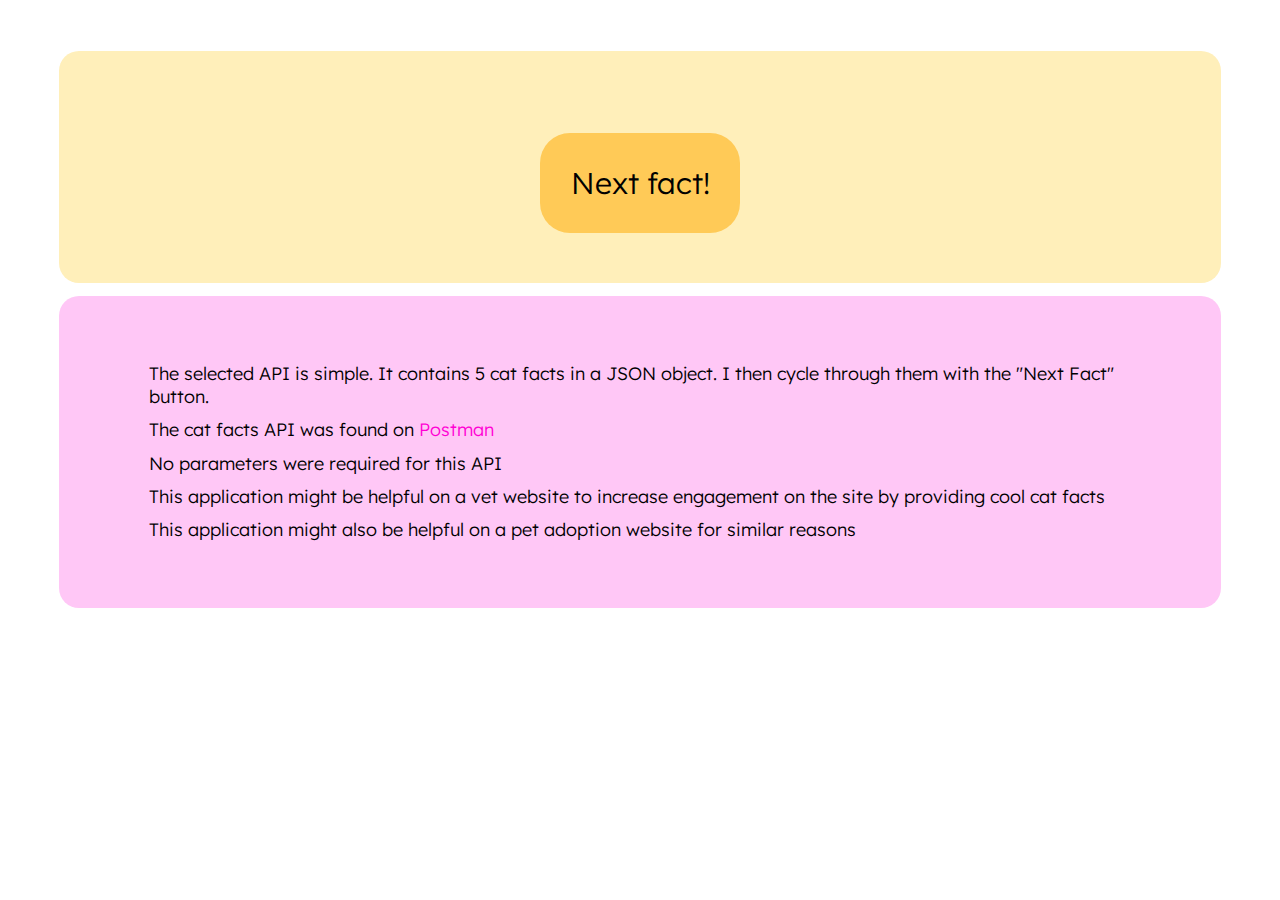
<file: APIFunRebeccaLee.html>
<!DOCTYPE html>
<html>
    <head>
        <link rel="preconnect" href="https://fonts.googleapis.com">
        <link rel="preconnect" href="https://fonts.gstatic.com" crossorigin>
        <link href="https://fonts.googleapis.com/css2?family=Lexend+Deca:wght@100..900&display=swap" rel="stylesheet">

        <style>
            #factBox{
                margin: 4%;
                margin-bottom: 1%;
                padding: 4%;
                background-color: #ffefba;
                border-radius: 20px;
            }
            #fact{
                text-align: center;
                font-family: 'Lexend Deca';
                font-weight: 600;
            }
            #buttonDiv{
                width: 100%;
                text-align: center;
            }
            #factButton{
                margin-top: 10px;
                width: 200px;
                height: 100px;
                font-size: 30px;
                font-family: 'Lexend Deca';
                font-weight: 300;
                border-radius: 30px;
                border: 0px;
                background-color: #ffca57;
            }
            #APIInfo {
                margin: 4%;
                margin-top: 0;
                padding: 4%;
                background-color: #ffc7f6;
                border-radius: 20px;
            }
            ul {
                list-style-type: none;
            }
            li {
                font-size: 18px;
                font-family: "Lexend Deca";
                font-weight: 300;
                margin-top: 1%;
                text-decoration: none;
            }
            li a{
                color: #ff00d4;
                text-decoration: none;
            }
            li a:hover{
                color: #c800f0;
                font-weight: 400;
            }
        </style>
        <title>AJAX Assignment</title>
    </head>
    <body>
        <div id = "factBox">
            <h1 id="fact"></h1>
            <div id = "buttonDiv">
                <button id = "factButton" onClick = "getFact()">Next fact!</button>
            </div>
        </div>
        <div id = "APIInfo">
            <ul>
                <li>The selected API is simple. It contains 5 cat facts in a JSON object. I then cycle through them with the "Next Fact" button.</li>
                <li>The cat facts API was found on <a href="https://www.postman.com/cs-demo/public-rest-apis/request/69ieesi/cat-facts?tab=params" target = "_blank">Postman</a></li>
                <li>No parameters were required for this API</li>
                <li>This application might be helpful on a vet website to increase engagement on the site by providing cool cat facts</li>
                <li>This application might also be helpful on a pet adoption website for similar reasons</li>
            </ul>

        </div>
        
        <script>
            var index = 0;
            function getFact() {
                res = fetch("https://cat-fact.herokuapp.com/facts/").then(res => res.text()).then(data =>
                {
                    data = JSON.parse(data)
                    coolFact = data[index].text;

                    document.getElementById("fact").innerHTML = coolFact;

                    if (index < data.length - 1)
                    {
                        index++;
                    }
                    else
                    {
                        index = 0;
                    }
                    
                })
                .catch (error => console.log(error))
            }

            getFact();

        </script>

    </body>
</html>
</file>
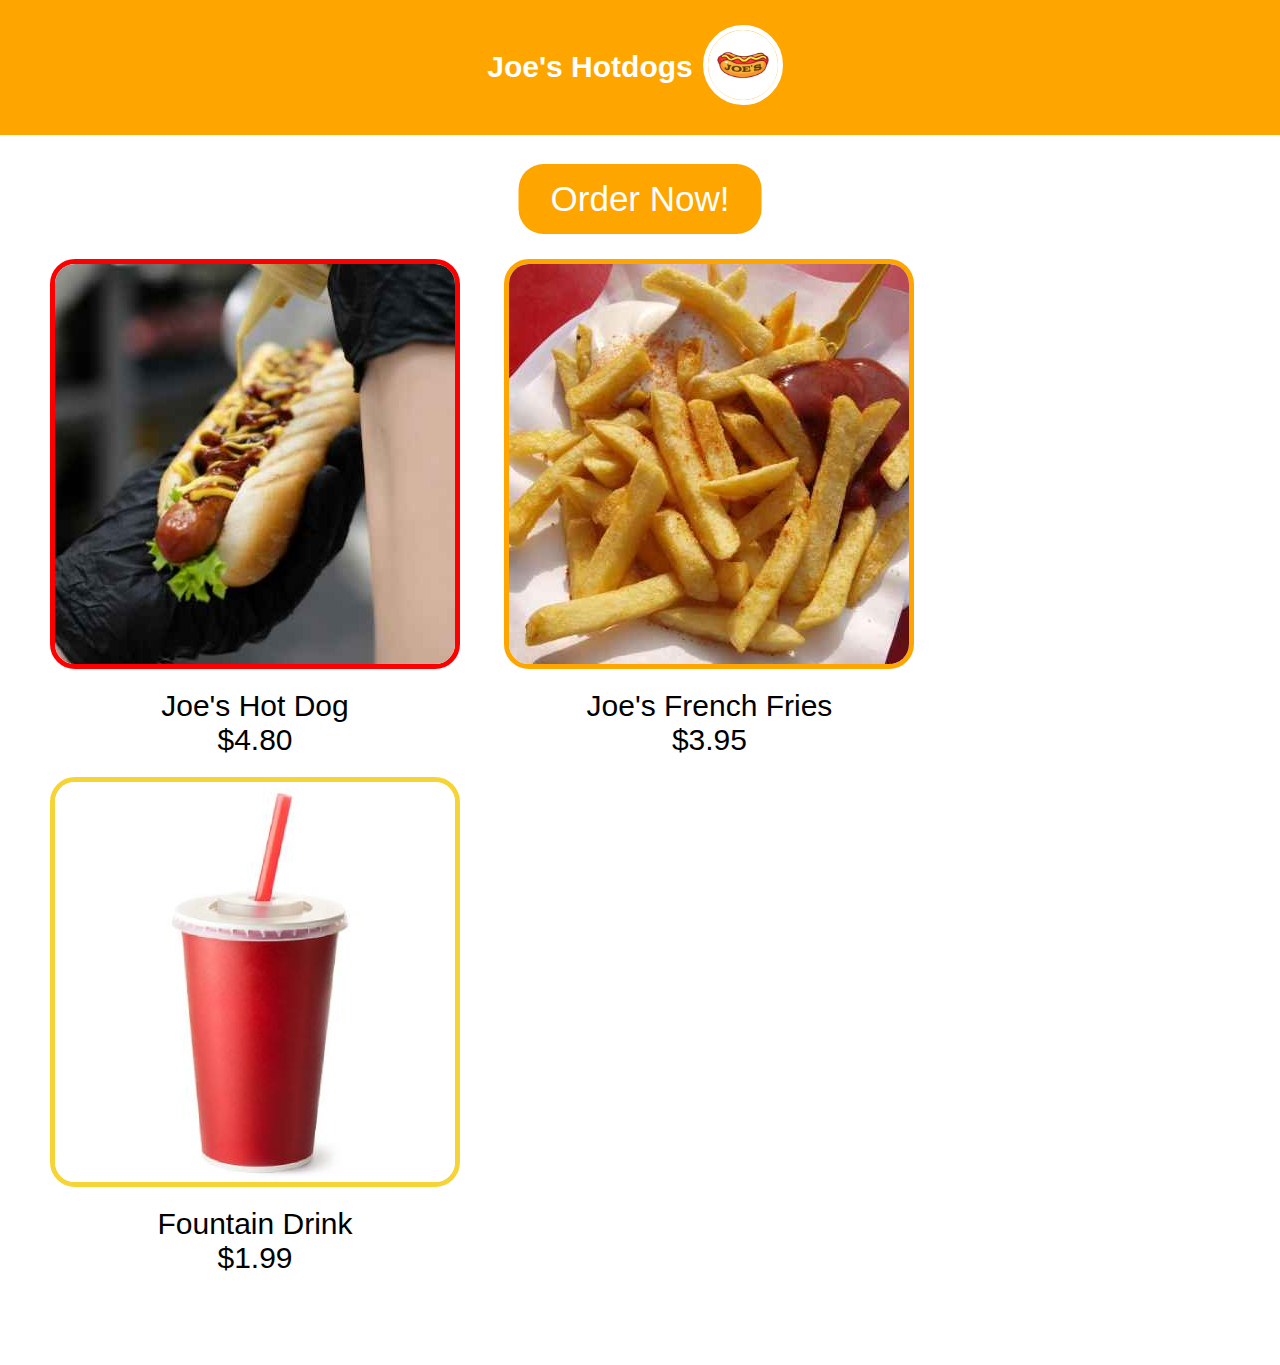
<file: JoesHotdogs.html>
<html></html>
<head>
    <title>Joe's Hotdogs Online Ordering Site</title>
    <meta name='viewport' content='width=device-width, initial-scale=1'>
    <style>

        html, body{
            width: 100%;
            margin: 0px;
            padding: 0px;
            font-family: 'Segoe UI', Tahoma, Geneva, Verdana, sans-serif;
        }

        h1 {
            text-align: center;
            font-size: 50px;
            font-weight: bold;
            background-color: orange;
            color: white;
            padding-top: 20px;
            padding-bottom: 30px;
        }

        h1 img{
            max-width: 70px;
            border-radius: 100%;
            margin-left: 10px;
            margin-right: 10px;
            margin-bottom: 0px;
            margin-top: 5px;
        }

        h1 figure img{
            float: right;
        }

        h1 figcaption{
            margin-top: 30px;
            float: left;
            text-align: inline;
        }

        .threeItemContainer {
            max-width: 100%;
            display: inline-block;
            padding-top: 20px;
            padding-bottom: 30px;
            box-sizing: border-box;
            margin-inline-start: 30px;
        }
        img {
            display: inline-block;
            border: 5px solid;
            border-radius: 25px;
            margin: 20px;
            max-width: 400px;
        }
        figure {
            display: inline-block;
            text-align: center;
            margin: 0 auto;
        }

        figcaption{
            font-size: 30px;
        }

        .buttonBox {
            margin-right: 0px;
            margin-left: 0px;
            margin-top: 30px;
            margin-bottom: 20px;
            width: 100%;
            display: inline-block;
        }
        button {
            background-color: orange;
            border: 0px solid orange;
            color: white;
            padding: 15px 32px;
            text-align: center;
            text-decoration: none;
            display: inline-block;
            font-size: 35px;
            border-radius: 25px;
            margin: 10px, 10px, 0px, 0px;
            position: absolute;
            left: 50%;
            transform: translate(-50%, -50%);
        }
        button:hover {
            background-color: orange;
            color: red;
            font-size: 38px;
        }
        #receipt {
            max-width: 100%;
            font-size: 20px;
            text-align: center;
            padding-inline-start: 0px;
            padding-inline-end: 0px;
            padding: 10px;
            margin: 20px;
        }

        @media (max-width: 510px)
        {
            img {
            display: inline-block;
            border: 5px solid;
            border-radius: 25px;
            margin: 20px;
            max-width: 300px;
            }
        }

        @media (max-width: 420px)
        {
            img {
            display: inline-block;
            border: 5px solid;
            border-radius: 25px;
            margin: 20px;
            max-width: 200px;
            }
        }
    </style>
</head>
<body>
    <h1>
        <figure>
            <figcaption>Joe's Hotdogs</figcaption>
            <img src = "joes_4004400.jpg">
        </figure>
    </h1>
    <script>
        var hotdogPrice = 4.80;
        var friesPrice = 3.95;
        var drinksPrice = 1.99;
        var numDogs = null;
        var numFries = null;
        var numSoda = null;

        function requestOrder() {
            numDogs = prompt("How many hot dogs would you like to order?", 0);
            numFries = prompt("How many orders of french fries would you like?", 0);
            numSoda = prompt("How many drinks would you like to order?", 0);
    
            var dogTotal = calculateSubtotal(hotdogPrice, numDogs);
            var friesTotal = calculateSubtotal(friesPrice, numFries);
            var drinksTotal = calculateSubtotal(drinksPrice, numSoda);
            var yourTotal = calculateTotal(dogTotal, friesTotal, drinksTotal);

            var message1 = "";
            message1 += "Hotdogs: $" + showMoney(hotdogPrice) + " x " + numDogs + " = $" + showMoney(dogTotal) + '<br>';
            message1 += "French Fries: $" + showMoney(friesPrice) + " x " + numFries + " = $" + showMoney(friesTotal) + '<br>';
            message1 += "Drinks: $" + showMoney(drinksPrice) + " x " + numSoda + " = $" + showMoney(drinksTotal) + '<br>';

            var message2 = "";

    
                if (yourTotal >= 25) {
                    message2 += "Your subtotal was: $" + showMoney(yourTotal) + '<br><br>';
                    message2 += "Since you spent $25 or over, you are receiving Joe's special discount!<br>";
                    message2 += "Joe's Special Discount: -$" + showMoney(applyDiscount(yourTotal)) + '<br>';
                    yourTotal = (yourTotal - applyDiscount(yourTotal));
                    message2 += "Your subtotal is now: $" + showMoney(yourTotal) + '<br><br>';
                } else {
                    message2 += "Your subtotal is: $" + showMoney(yourTotal) + '<br>';
                }

                message2 += "Meal Tax (6.25%): $" + showMoney(applyTax(yourTotal)) + '<br><br>';
                message2 += "Your Total: $" + showMoney((yourTotal + applyTax(yourTotal)));

                // Write both messages to the page
                writeToPage(message1, message2);
                alert("Thank you! Your order has been placed\n\nYou can view your receipt at the bottom of the page");
        }

        function writeToPage(message1, message2) {
            document.getElementById('receipt').style.border = "2px solid";
            document.getElementById('receipt').innerHTML = 'Receipt' + '<br><br>' + message1 + '<br>' + message2;
        }

        function showMoney(price) {
            var roundedPrice = Math.round(price * 100) / 100;
            var roundedString = roundedPrice.toString();

            if (roundedString.indexOf('.') === -1) {
                roundedString += '.00';
            } else if (roundedString.split('.')[1].length === 1) {
                roundedString += '0';
            }
            return roundedString;
        }

        function calculateSubtotal(price, quantity) {
            var subtotal = 0;
            if (quantity !== null && quantity !== "") {
                subtotal = (price * quantity);
            }
            return subtotal;
        }

        function calculateTotal(total1, total2, total3) {
            return total1 + total2 + total3;
        }

        function applyDiscount(total) {
            return total * 0.1;
        }

        function applyTax(total) {
            return total * 0.0625;
        }
    </script>
    
    <div class="buttonBox">
        <button onclick="requestOrder()">Order Now!</button>
    </div>

    <div class="threeItemContainer">
        <figure>
            <img src="hotdog_4002400.jpg" style="border-color:red">
            <figcaption>Joe's Hot Dog<br>
                <script>
                    document.write(' $' + showMoney(hotdogPrice));
                </script>
            </figcaption>
        </figure>
        <figure>
            <img src="fries_4003400.jpg" style="border-color: orange">
            <figcaption>Joe's French Fries<br>
                <script>
                    document.write(' $' + showMoney(friesPrice));
                </script>
            </figcaption>
        </figure>
        <figure>
            <img src="drink.jpg" style="border-color: #f7d436">
            <figcaption>Fountain Drink<br>
                <script>
                    document.write(' $' + showMoney(drinksPrice));
                </script>
            </figcaption>

        </figure>
    </div>

    <div id="receipt">
    </div>
</body>
</html>
</file>
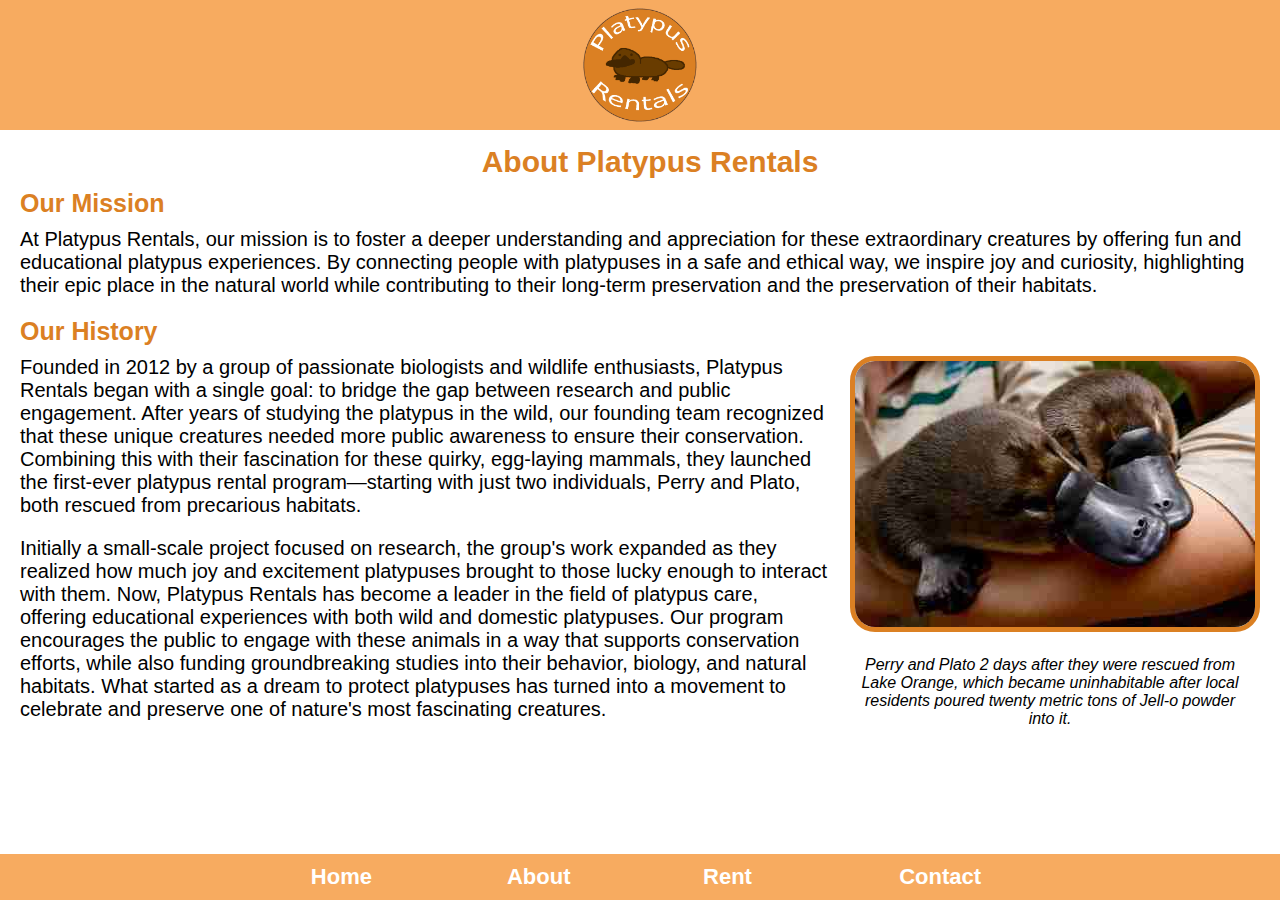
<file: PlatypusRentalsAbout.html>
<!doctype html>
<html>
    <head>
        <title>Platypus Rentals About Page</title>
        <meta name='viewport' content='width=device-width, initial-scale=1'>
        <link rel = "stylesheet" href = "PlatypusRentalsStyle.css">
        
        <style type = "text/css">
            h1{
                margin-top: 145px;
                margin-bottom: 10px;
                text-align: center;
                margin-inline-start: 20px;
                font-size: 30px;
                color:#db8023}
            h2{
                margin-top: 10px;
                margin-bottom: 10px;
                margin-inline-start: 20px;
                text-align: left;
                font-size: 25px;
                color:#db8023}
            p{
                font-size: 20px;
                margin-inline-start: 20px;
                margin-inline-end: 20px;
                margin-top: 10px;
            }
            figure{
                display: block;
                float: right;
                margin-top: 0px;
                text-align: center;
            }
            figcaption{
                font-style:italic;
                margin-inline-start: 0px;
                text-align: center;
                max-width: 400px;
                margin-top: 0px;
                margin-left: 20px;
                margin-right: 20px;
                margin-bottom: 60px;
            }
            img{
                margin-top: 0px;
            }

        </style>
        
    </head>

    <body>
        <ul id = "nav">
            <li><a href = 'PlatypusRentalsHome.html'>Home</a></li>
            <li><a href = 'PlatypusRentalsAbout.html'>About</a></li>
            <li><a href = 'PlatypusRentalsPricing.html'>Rent</a></li>
            <li><a href = 'PlatypusRentalsContact.html'>Contact</a></li>
        </ul>
        <div class="logo-row">
            <a href = 'PlatypusRentalsHome.html'><img src="Platypus Logo.png" class="logo" style="border:0px"></a>
        </div>
        <h1>About Platypus Rentals</h1>
        <h2>Our Mission</h2>
        <p>At Platypus Rentals, our mission is to foster a deeper understanding
            and appreciation for these extraordinary creatures by offering
            fun and educational platypus experiences. By connecting people
            with platypuses in a safe and ethical way, we inspire joy and
            curiosity, highlighting their epic place in the natural world while
            contributing to their long-term preservation and the preservation
            of their habitats.
        </p>
        <h2>Our History</h2>
        <figure>
            <img src = "perry-and-plato_4004300.jpg">
            <figcaption>Perry and Plato 2 days after they were rescued from
                Lake Orange, which became uninhabitable after local residents
                poured twenty metric tons of Jell-o powder into it.
            </figcaption>
        </figure>
        
        <p>Founded in 2012 by a group of passionate biologists and wildlife
            enthusiasts, Platypus Rentals began with a single goal: to bridge
            the gap between research and public engagement. After years of
            studying the platypus in the wild, our founding team recognized that
            these unique creatures needed more public awareness to ensure their
            conservation. Combining this with their fascination for these
            quirky, egg-laying mammals, they launched the first-ever platypus
            rental program—starting with just two individuals, Perry and Plato,
            both rescued from precarious habitats.
        </p>
        <p id = "lastItem">
            Initially a small-scale project focused on research, the group's work
            expanded as they realized how much joy and excitement platypuses
            brought to those lucky enough to interact with them. Now, Platypus
            Rentals has become a leader in the field of platypus care, offering
            educational experiences with both wild and domestic platypuses. Our
            program encourages the public to engage with these animals in a way
            that supports conservation efforts, while also funding
            groundbreaking studies into their behavior, biology, and natural
            habitats. What started as a dream to protect platypuses has turned
            into a movement to celebrate and preserve one of nature's most
            fascinating creatures.
        </p>
                                  
    </body>
</html>
</file>
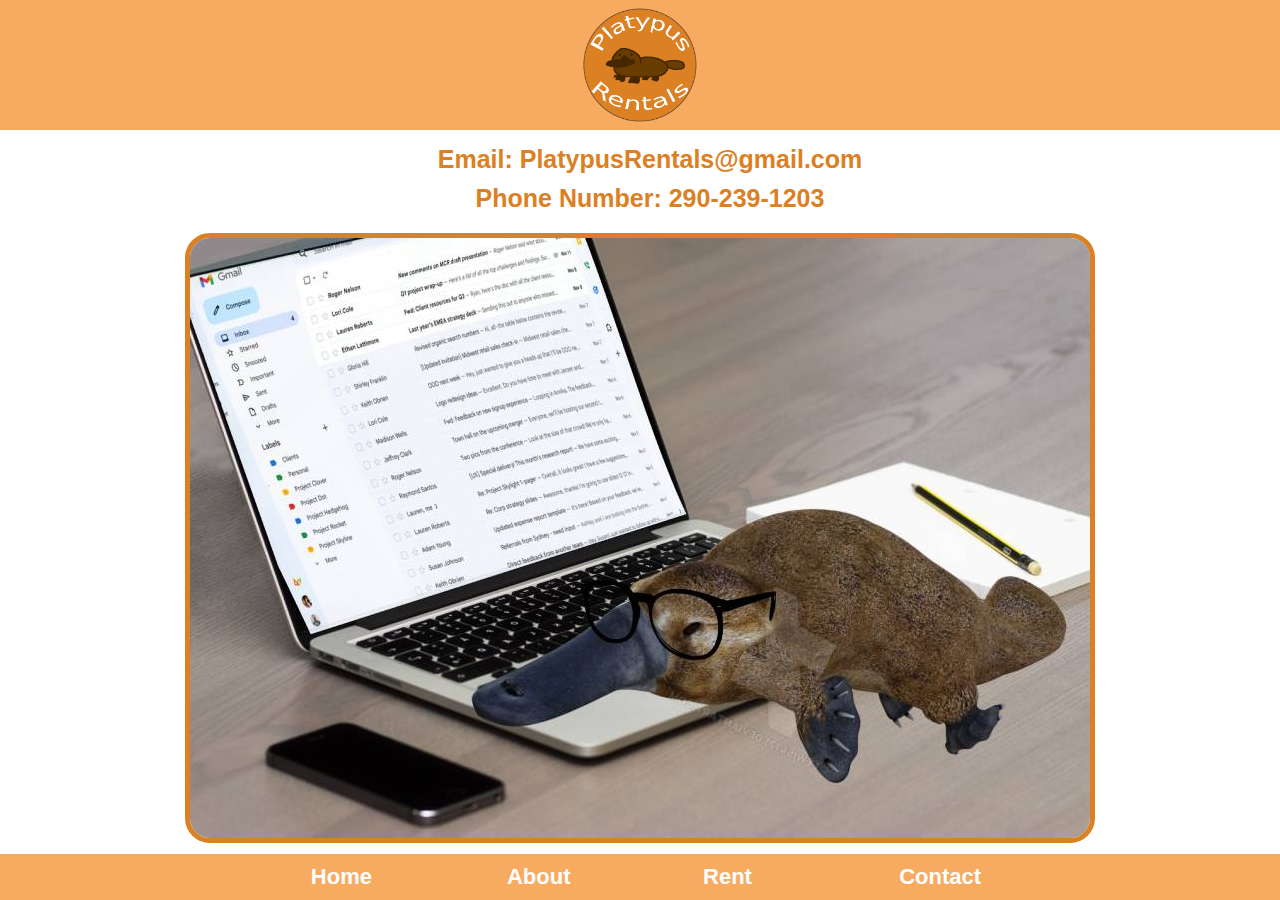
<file: PlatypusRentalsContact.html>
<!doctype html>
<html>
    <head>
        <title>Platypus Rentals Pricing Page</title>
        <meta name='viewport' content='width=device-width, initial-scale=1'>
        <link rel = "stylesheet" href = "PlatypusRentalsStyle.css">
        <style type = "text/css">
            h2 a{
                overflow-wrap:break-word;
                max-width: 800px;
                font-weight: bold;
                font-size: 25px;
                color:#db8023;
                text-decoration: none;
            }

            h2 a:hover{
                color: #693c00 ;
                font-weight: bold;
            }
            h1{
                margin-top: 145px;
                margin-bottom: 10px;
                text-align: center;
                margin-inline-start: 20px;
                font-size: 30px;
                color:#db8023}
            h2{
                margin-top: 10px;
                margin-bottom: 10px;
                text-align: center;
                margin-inline-start: 20px;
                font-size: 25px;
                color:#db8023}
            p{
                font-size: 20px;
                margin-inline-start: 20px;
                margin-inline-end: 20px;
                margin-top: 10px;
            }
            figure{
                display: block;
                float: right;
                margin-top: 0px;
                text-align: center;
            }
            figcaption{
                font-style:italic;
                margin-inline-start: 0px;
                text-align: center;
                max-width: 400px;
                margin-top: 0px;
                margin-left: 20px;
                margin-right: 20px;
                margin-bottom: 60px;
            }
            img{
                display:block;
                max-width: 100%;
                margin-left: auto;
                margin-right: auto;
            }

            @media (max-width: 465px)
            {
                img{
                    margin-bottom: 100px;
                }
            }


        </style>
        
    </head>

    <body>
        <ul id = "nav">
            <li><a href = 'PlatypusRentalsHome.html'>Home</a></li>
            <li><a href = 'PlatypusRentalsAbout.html'>About</a></li>
            <li><a href = 'PlatypusRentalsPricing.html'>Rent</a></li>
            <li><a href = 'PlatypusRentalsContact.html'>Contact</a></li>
        </ul>
        <div class="logo-row">
            <a href = 'PlatypusRentalsHome.html'><img src="Platypus Logo.png" class="logo" style="border:0px"></a>
        </div>
        <h2 style = "margin-top: 145px">Email: <a href=mailto:>PlatypusRentals@gmail.com</a></h2>
        <h2>Phone Number: <a href=tel:>290-239-1203</a></h2>
        <img src="2019-01-15-10-21-26 (1).jpg">
        

        
    </body>
</html>
</file>
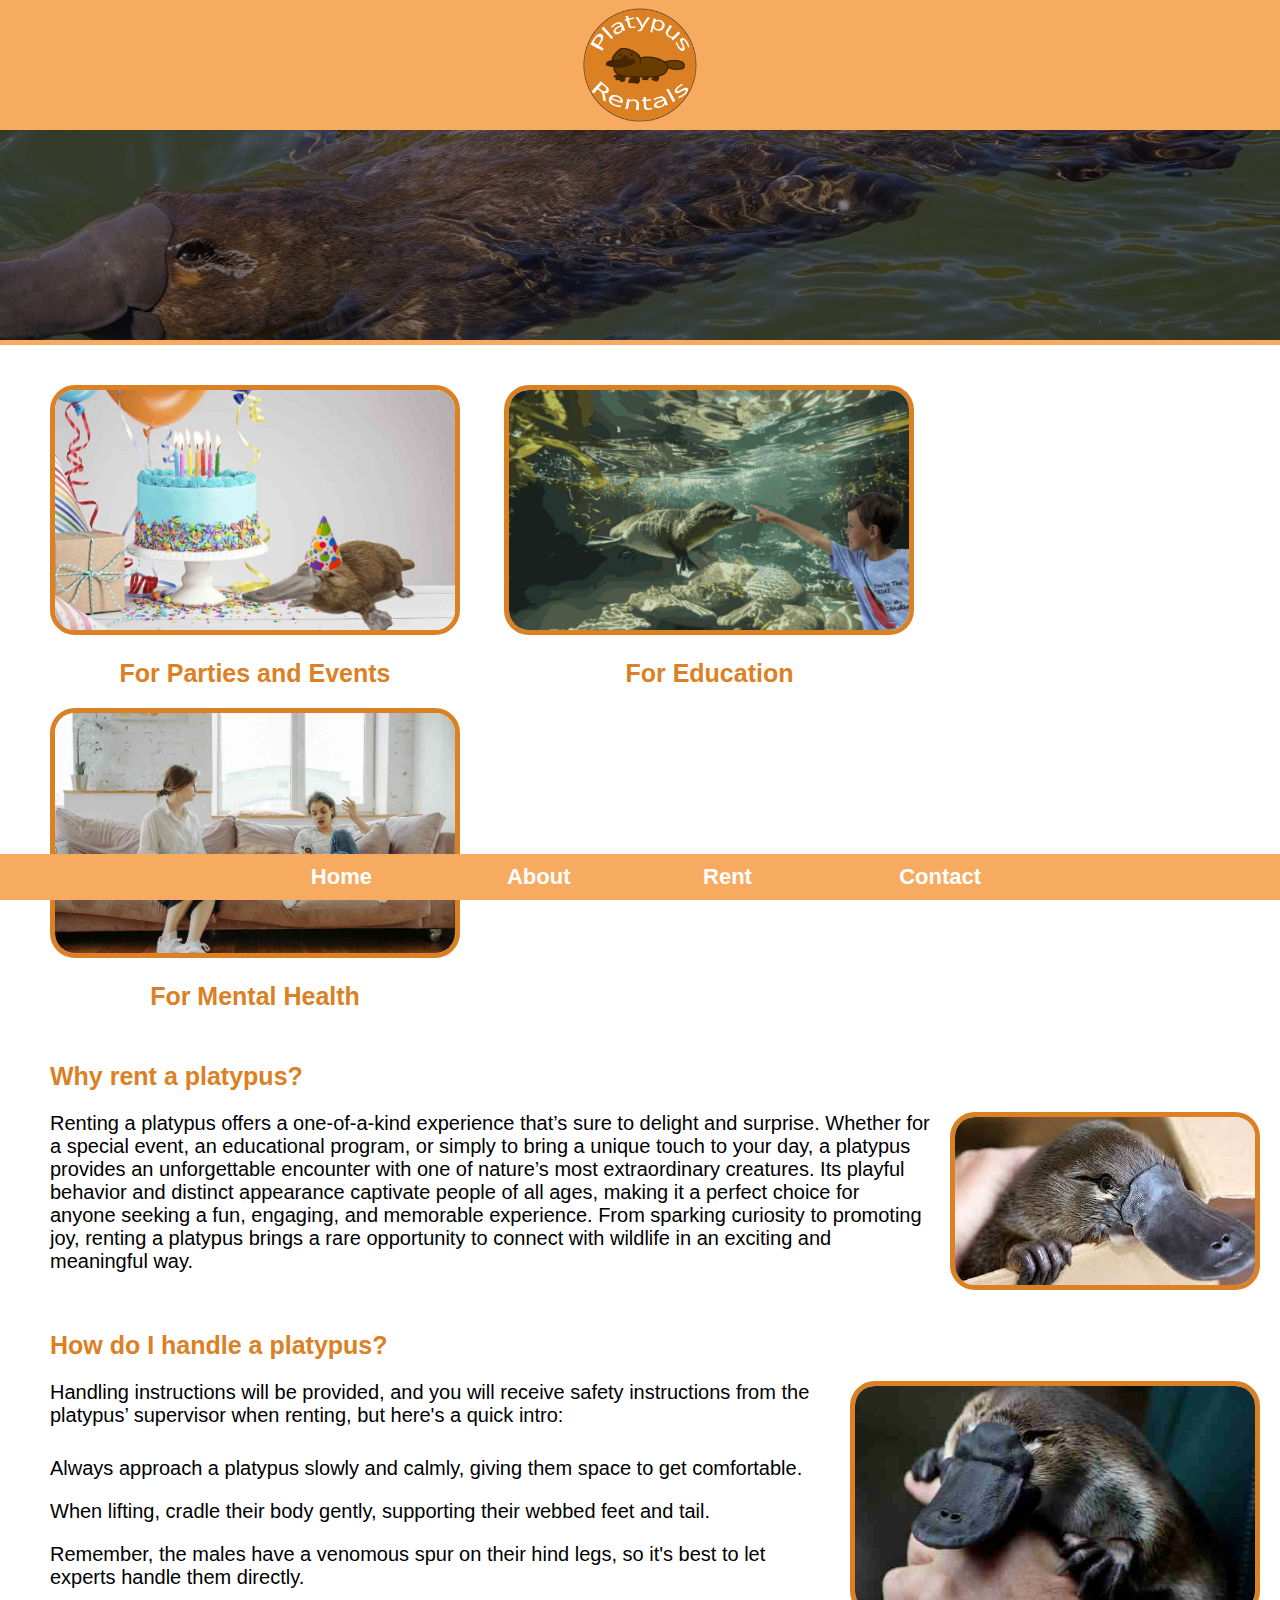
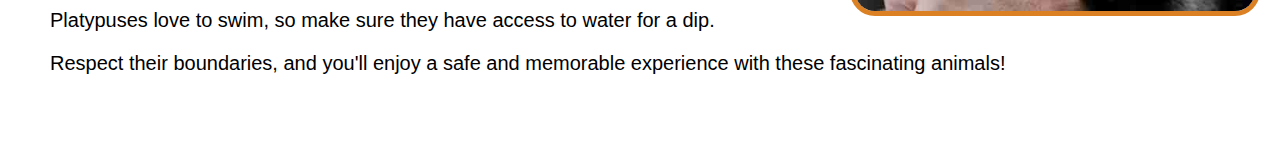
<file: PlatypusRentalsHome.html>
<!doctype html>
<html>
    <head>
        <title>Platypus Rentals Home Page</title>
        <meta name='viewport' content='width=device-width, initial-scale=1'>
        <link rel = "stylesheet" href = "PlatypusRentalsStyle.css">
        
    </head>

    <body>
        <ul id = "nav">
            <li><a href = 'PlatypusRentalsHome.html'>Home</a></li>
            <li><a href = 'PlatypusRentalsAbout.html'>About</a></li>
            <li><a href = 'PlatypusRentalsPricing.html'>Rent</a></li>
            <li><a href = 'PlatypusRentalsContact.html'>Contact</a></li>
        </ul>
        <div class="logo-row">
            <a href = 'PlatypusRentalsHome.html'><img src="Platypus Logo.png" class="logo" style="border:0px"></a>
        </div>
        
        <div class = "background-banner"></div>
        
        <div class = "threeItemContainer">
            <figure>
                <img src = "Platypus Party(1).jpg">
                <figcaption><a href = PlatypusRentalsPricing.html>For Parties and Events</a></figcaption>
            </figure>
            <figure>
                <img src = "Platypus Education(1).jpg">
                <figcaption><a href = PlatypusRentalsPricing.html>For Education</a></figcaption>
            </figure>
            <figure>
                <img src = "Platypus Mental Health(1).jpg">
                <figcaption><a href = PlatypusRentalsPricing.html>For Mental Health</a></figcaption>
            </figure> 
        </div>
        <h2>Why rent a platypus?</h2>
        <img src = "Why Platypus.jpeg" style = "float: right; margin-top: 0px">
        
        <p>Renting a platypus offers a one-of-a-kind experience that’s sure to
            delight and surprise. Whether for a special event, an educational
            program, or simply to bring a unique touch to your day, a platypus
            provides an unforgettable encounter with one of nature’s most
            extraordinary creatures. Its playful behavior and distinct
            appearance captivate people of all ages, making it a perfect
            choice for anyone seeking a fun, engaging, and memorable experience.
            From sparking curiosity to promoting joy, renting a platypus brings
            a rare opportunity to connect with wildlife in an exciting and
            meaningful way.</p>
        <br/>
        <h2>How do I handle a platypus?
            
        </h2>
        <img src = "platypus-handling_5120512.jpg" style = "float: right; margin-top: 0px">
        <p>Handling instructions will be provided, and you will receive safety
            instructions from the platypus’ supervisor when renting, but here's
            a quick intro:
        </p>
        <ul id = "handlingIntro">
            <li>
                Always approach a platypus slowly and calmly, giving them
                space to get comfortable.
            </li>
            <li>
                When lifting, cradle their body gently, supporting
                their webbed feet and tail.
            </li>
            <li>
                Remember, the males have a venomous spur
                on their hind legs, so it's best to let experts handle them
                directly.
            </li>
            <li>
                Platypuses love to swim, so make sure they have access to
                water for a dip.
            </li>
            <li id = "lastItem">
                Respect their boundaries, and you'll enjoy a safe
                and memorable experience with these fascinating animals!
            </li>
        </ul>                            
    </body>
</html>
</file>
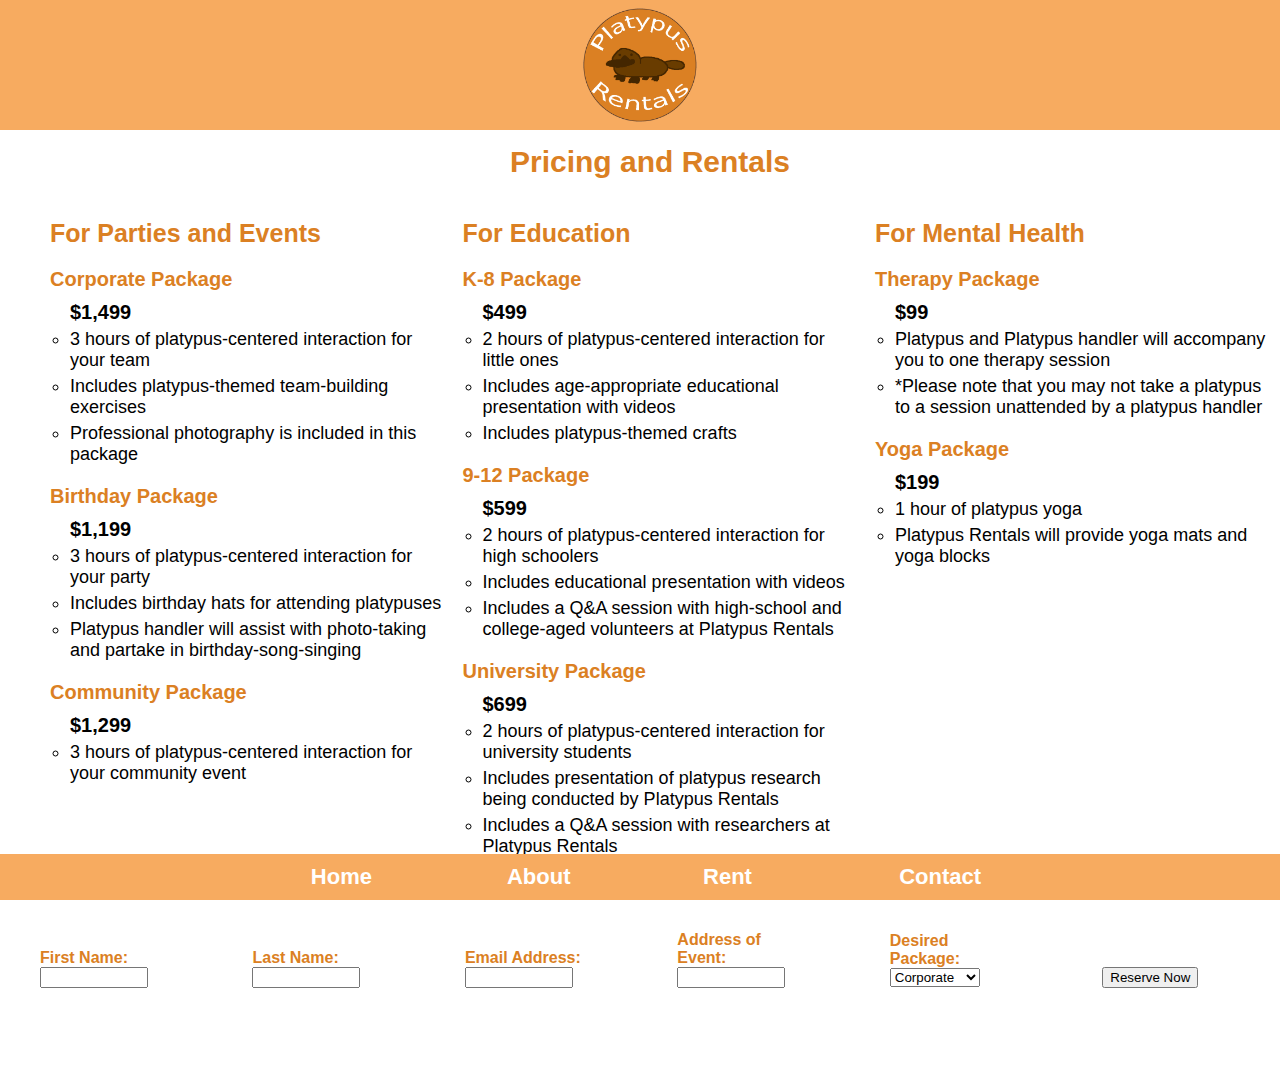
<file: PlatypusRentalsPricing.html>
<!doctype html>
<html>
    <head>
        <head>
            <title>Platypus Rentals Pricing and Reservations Page</title>
            <meta name='viewport' content='width=device-width, initial-scale=1'>
            <link rel = "stylesheet" href = "PlatypusRentalsStyle.css">
            
            <style type = "text/css">
                h1{
                    margin-top: 145px;
                    margin-bottom: 10px;
                    text-align: center;
                    margin-inline-start: 20px;
                    font-size: 30px;
                    color:#db8023}
                h2{
                    display: inline-block;
                    margin-top: 10px;
                    margin-bottom: 10px;
                    margin-inline-start: 20px;
                    text-align: left;
                    font-size: 25px;
                    color:#db8023}
                h3{
                    margin-top: 10px;
                    margin-bottom: 10px;
                    text-align: center;
                    margin-inline-start: 20px;
                    text-align: left;
                    font-size: 20px;
                    color:#db8023
                }
                p{
                    font-size: 20px;
                    margin-inline-start: 20px;
                    margin-inline-end: 20px;
                    margin-top: 10px;
                }
                .package {
                    list-style-type:circle;
                    font-size: 20px;
                    font-weight: bold;
                    text-align: left;
                    padding-inline-start: 0px;
                    padding-inline-end: 0px;
                    padding-left:20px;
                    margin-left: 20px;
                    margin-top: 20px;
                    margin-top: 0px;}

                .package li {
                    font-weight: normal;
                    padding-top:5px;
                    font-size: 18px;
                    text-decoration: none;
                    text-align: left;}

                .packageCategory{
                    max-width:33%;
                    float: left;
                }

                form{
                    display:inline-block;
                    width: 100%;
                    margin-bottom: 60px;
                }

                .form-element{
                    display: inline-block;
                    max-width: 10%;
                    color:#db8023;
                    font-weight: bold;
                    margin-left: 20px;
                    margin-right: 20px;
                    padding: 20px;
                }

                .form-element input{
                    max-width: 100px;
                }

                /* .form-element#SubmitButton input{
                    text-decoration:underline;
                    margin: 0 auto;
                    color:#db8023;
                } */

                @media(max-width: 465px)
                {
                    .threeItemContainer{
                        margin-left:2px;
                    }
                    h2{
                        font-size: 15px;
                    }
                    h3{
                        font-size: 12px;
                    }
                    .package{
                        font-size: 11px;
                    }
                    .package li{
                        font-size: 10px;
                    }
                    .form-element{
                        max-width: 100%;
                    }
                    .form-element input{
                        max-width: 100%;
                    }
                }
            </style>
            
        </head>
    
        <body>
            <ul id = "nav">
                <li><a href = 'PlatypusRentalsHome.html'>Home</a></li>
                <li><a href = 'PlatypusRentalsAbout.html'>About</a></li>
                <li><a href = 'PlatypusRentalsPricing.html'>Rent</a></li>
                <li><a href = 'PlatypusRentalsContact.html'>Contact</a></li>
            </ul>
            <div class="logo-row">
                <a href = 'PlatypusRentalsHome.html'><img src="Platypus Logo.png" class="logo" style="border:0px"></a>
            </div>
            <h1>Pricing and Rentals</h1>

            <div class = "threeItemContainer">
            
            <div class = packageCategory>
            <h2><a id = "Parties">For Parties and Events</a></h2>
            <h3>Corporate Package</h3>
            <ul class = "package">$1,499
                <li>3 hours of platypus-centered interaction for your team</li>
                <li>Includes platypus-themed team-building exercises</li>
                <li>Professional photography is included in this package</li>
            </ul>
            
            <h3>Birthday Package</h3>
            <ul class = "package">$1,199
                <li>3 hours of platypus-centered interaction for your party</li>
                <li>Includes birthday hats for attending platypuses</li>
                <li>Platypus handler will assist with photo-taking and partake in birthday-song-singing</li>
            </ul>
            <h3>Community Package</h3>
            <ul class = "package">$1,299
                <li>3 hours of platypus-centered interaction for your community event</li>
            </ul>
            </div>
            
            <div class = packageCategory><a id = "Education">
            <h2>For Education</h2>
            <h3>K-8 Package</h3>
            <ul class = "package">$499
                <li>2 hours of platypus-centered interaction for little ones</li>
                <li>Includes age-appropriate educational presentation with videos</li>
                <li>Includes platypus-themed crafts</li>
            </ul>
            <h3>9-12 Package</h3>
            <ul class = "package">$599
                <li>2 hours of platypus-centered interaction for high schoolers</li>
                <li>Includes educational presentation with videos</li>
                <li>Includes a Q&A session with high-school and college-aged volunteers at Platypus Rentals</li>
            </ul>
            <h3>University Package</h3>
            <ul class = "package">$699
                <li>2 hours of platypus-centered interaction for university students</li>
                <li>Includes presentation of platypus research being conducted by Platypus Rentals</li>
                <li>Includes a Q&A session with researchers at Platypus Rentals</li>
            </ul>
            </a>
            </div>
            <div class = packageCategory>
            <h2><a id = "MentalHealth">For Mental Health</a></h2>
            <h3>Therapy Package</h3>
            <ul class = "package">$99
                <li>Platypus and Platypus handler will accompany you to one therapy session</li>
                <li>*Please note that you may not take a platypus to a session unattended by a platypus handler</li>
            </ul>
            <h3>Yoga Package</h3>
            <ul class = "package">$199
                <li>1 hour of platypus yoga</li>
                <li id = "lastItem" style= "margin-bottom: 60px">Platypus Rentals will provide yoga mats and yoga blocks</li>
            </ul>
            </div>
        </div>

        <form method = "get" action = "#">
            <div class = "form-element">
                <label>First Name: </label>
                <input type = "text" name = "first_name"/>
            </div>
            <div class = "form-element">
                <label>Last Name: </label>
                <input type = "text" name = "last_name"/>
            </div>
            <div class = "form-element">
                <label>Email Address: </label>
                <input type = "text" name = "email_address"/>
            </div>
            <div class = "form-element">
                <label>Address of Event: </label>
                <input type = "text" name = "event_address"/>
            </div>
            
            <div class = "form-element">
                <label>Desired Package: </label>
                <select name = "desired_package" id = "desiredPackage">
                    <option value = "Corporate">Corporate</option>
                    <option value = "Birthday">Birthday</option>
                    <option value = "Community">Community</option>
                    <option value = "K-8">K-8</option>
                    <option value = "9-12">9-12</option>
                    <option value = "University">University</option>
                    <option value = "Therapy">Therapy</option>
                    <option value = "Yoga">Yoga</option>
                </select>
            </div>
            <div class = "form-element">
                <input type = "submit" value = "Reserve Now">
            </div>
            <!-- <div class = "form-element" id = "SubmitButton">
                <input type = "submit" value = "Reserve Now">
            </div> -->
        </form>

    </body>
</html>
</file>
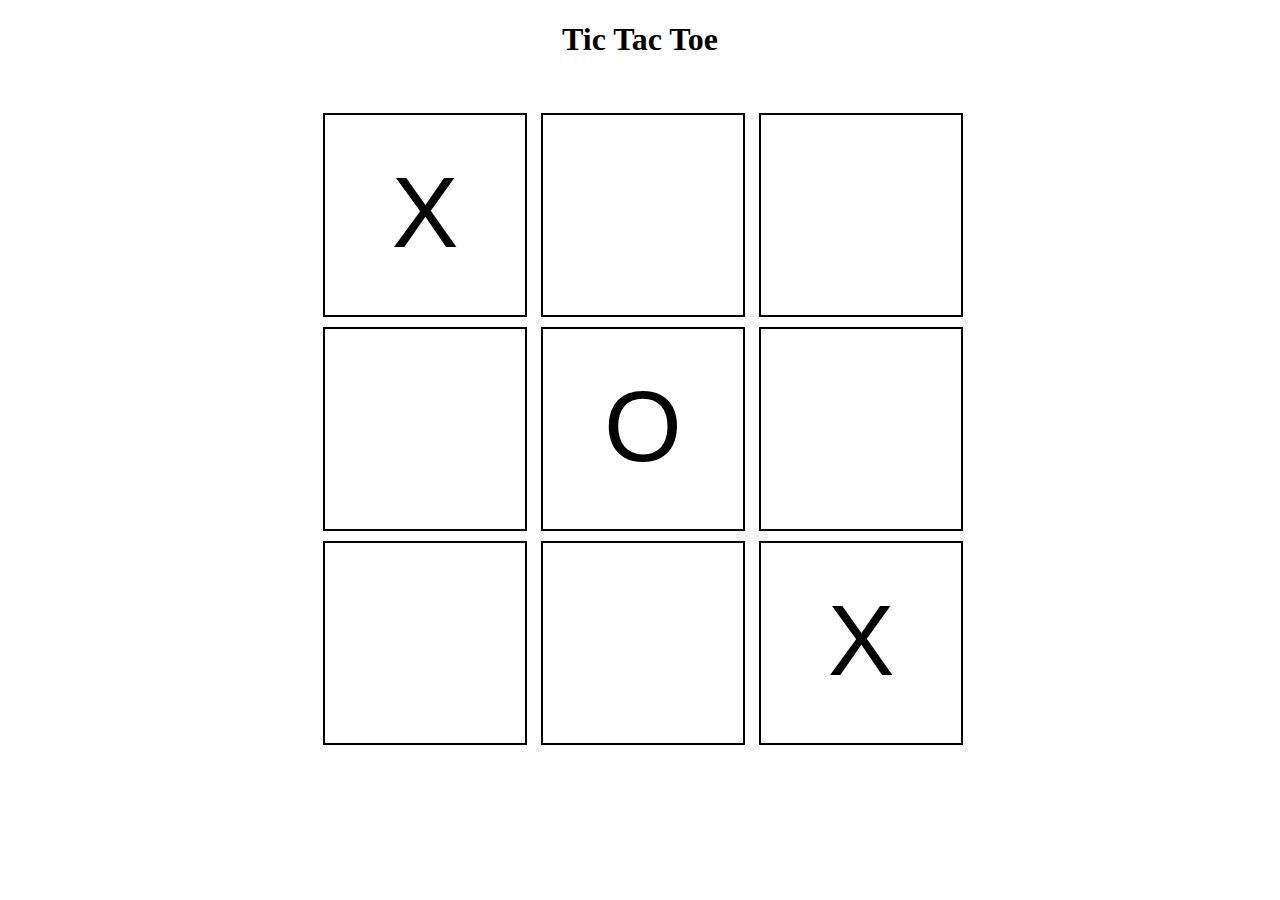
<file: TicTacToe1.html>
<!DOCTYPE html>
<html>
    <head>
        <title>TicTacToe</title>
        <style>
            h1 {
                text-align: center;
                margin-bottom: 50px;
            }
            div#TTTBoard {
                position: fixed;
                text-align: center;
                width: 100%;
                white-space: nowrap;
            }

            .TTTCol {
                vertical-align: top;
                display: inline-block;
                margin: 0px;
            }

            .square {
                text-align: center;
                width: 200px;
                height: 200px;
                border: 2px solid black;
                margin-top: 5px;
                margin-bottom: 10px;
                margin-right: 10px;
                white-space: nowrap;
            }

            .square:hover{
                background-color: #9fc9e3;
            }

            p.play {
                margin-top: 20%;
                font-size: 100px;
                font-family:'Gill Sans', 'Gill Sans MT', Calibri, 'Trebuchet MS', sans-serif;
            }

            @media (max-width:730px)
            {
                .square {
                width: 150px;
                height: 150px;
                }
                p.play {
                font-size: 75px;
                }
            }

            @media (max-width:530px)
            {
                .square {
                width: 100px;
                height: 100px;
                }
                p.play {
                font-size: 50px;
                }
            }

            @media (max-width:450px)
            {
                .square {
                width: 70px;
                height: 70px;
                }
                p.play {
                font-size: 35px;
                }
            }

        </style>
    </head>
    <body>
        <h1>Tic Tac Toe</h1>
        <!-- A div class to hold the columns -->
        <div id = "TTTBoard">
            <!-- A column class to hold the squares -->
            <div class = "TTTCol">
                <div class = "square">
                    <p class = "play">X</p>

                </div>
                <div class = "square">

                </div>
                <div class = "square">

                </div>
            </div>
            <div class = "TTTCol">
                <div class = "square">

                </div>
                <div class = "square">
                    <p class = "play">O</p>
                </div>
                <div class = "square">

                </div>
            </div>
            <div class = "TTTCol">
                <div class = "square">

                </div>
                <div class = "square">

                </div>
                <div class = "square">
                    <p class = "play">X</p>
                </div>
                
            </div>
        </div>

    </body>
</html>
</file>
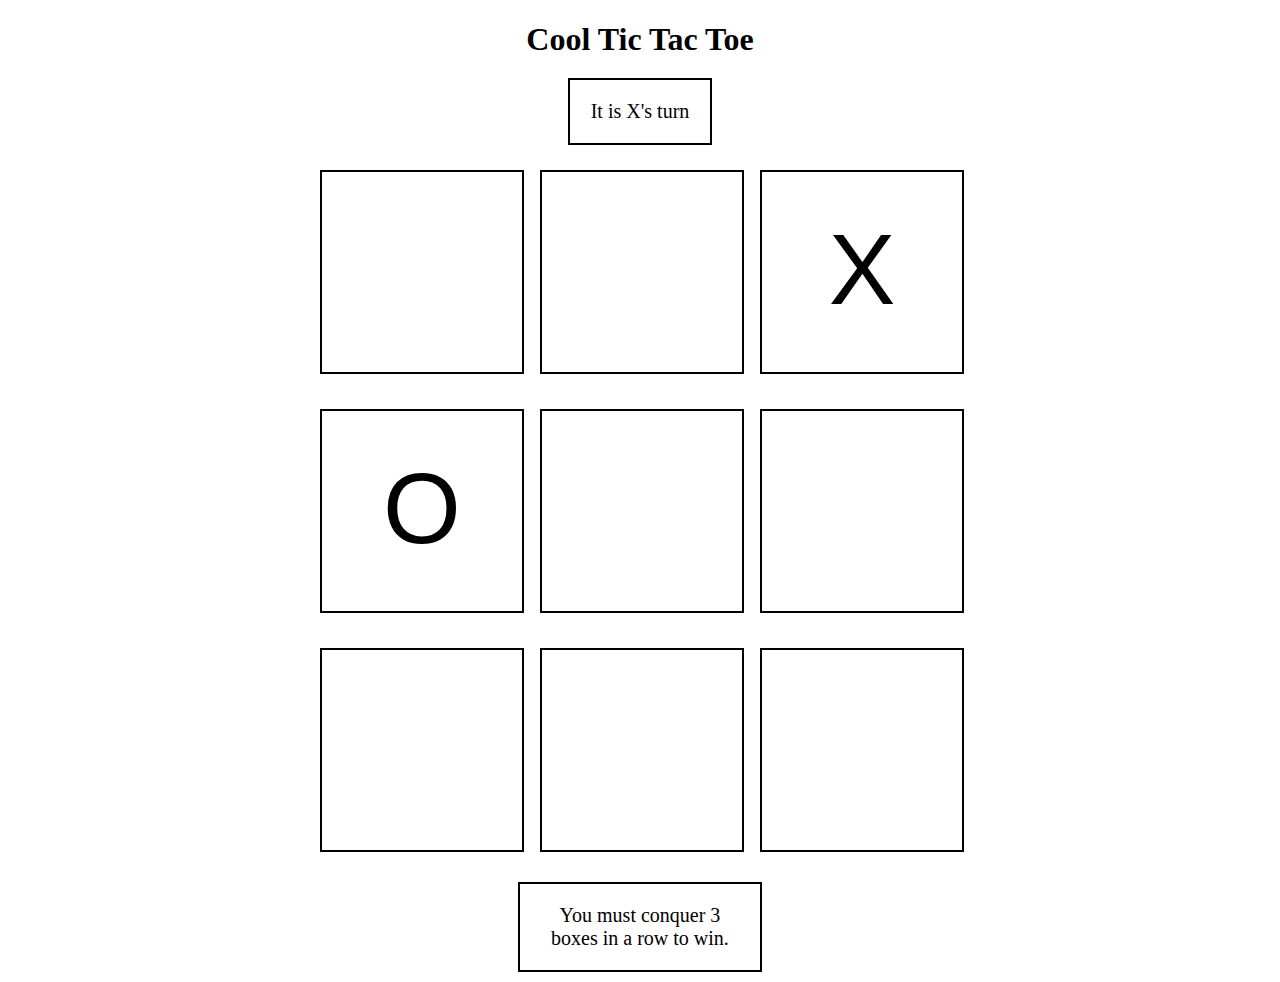
<file: TicTacToe2.html>
<!DOCTYPE html>
<html>
    <head>
        <title>TicTacToe</title>
        <style>


            h1 {
                text-align: center;
                margin-bottom: 20px;
            }

            div#turnCounter {
                margin: auto;
                margin-bottom: 20px;
                width: 100px;
                padding: 20px;
                text-align: center;
                font-size: 20px;
                border: 2px solid black;
            }

            div#winCondition {
                margin: auto;
                margin-top: 20px;
                margin-bottom: 10px;
                width: 200px;
                padding: 20px;
                text-align: center;
                font-size: 20px;
                border: 2px solid black;
            }

            div#TTTBoard {
                display: grid;
                grid-template-columns: repeat(3, 200px);
                justify-content: center;
                grid-gap: 20px;
                margin: auto;
            }

            .square {
                text-align: center;
                width: 200px;
                height: 200px;
                border: 2px solid black;
                margin: auto;
                margin-top: 5px;
                margin-bottom: 10px;
                margin-right: 10px;
            }

            .square:hover{
                background-color: #9fc9e3;
            }

            p.play {
                margin-top: 20%;
                font-size: 100px;
                font-family:'Gill Sans', 'Gill Sans MT', Calibri, 'Trebuchet MS', sans-serif;
            }

            @media (max-width:730px)
            {
                .square {
                width: 150px;
                height: 150px;
                }
                p.play {
                font-size: 75px;
                }
                div#TTTBoard {
                grid-template-columns: repeat(3, 150px); /* Creates 3 equal columns */
                }
            }

            @media (max-width:530px)
            {
                .square {
                width: 100px;
                height: 100px;
                }
                p.play {
                font-size: 50px;
                }
                div#TTTBoard {
                grid-template-columns: repeat(3, 100px); /* Creates 3 equal columns */
                }
            }

            @media (max-width:450px)
            {
                .square {
                width: 70px;
                height: 70px;
                }
                p.play {
                font-size: 35px;
                }
                div#TTTBoard {
                grid-template-columns: repeat(3, 70px); /* Creates 3 equal columns */
                }
            }

        </style>
        <script>
            turn = "X";
            document.write("<h1>Cool Tic Tac Toe</h1>");
            document.write("<div id = 'turnCounter'>It is " + turn + "'s turn</div>");
            document.write("<div id = TTTBoard>");
            const NUM_SQUARES = 9;
            for (i=0; i<NUM_SQUARES; i++)
            {
                id = "sq"+i;
                document.write( "<div class='square' id='" + id + "'></div>" );
            }
            
            newX = document.createElement("p");
            newX.classList.add("play");
            newX.innerHTML = "X";

            row1Col3 = document.getElementById("sq2").append(newX);

            newX = document.createElement("p");
            newX.classList.add("play");
            newX.innerHTML = "O";

            row1Col3 = document.getElementById("sq3").append(newX);

            document.write("</div>");
            document.write("<div id = 'winCondition'>You must conquer 3 boxes in a row to win.</div>")

            
        </script>
    </head>
    <body>
    </body>
</html>
</file>
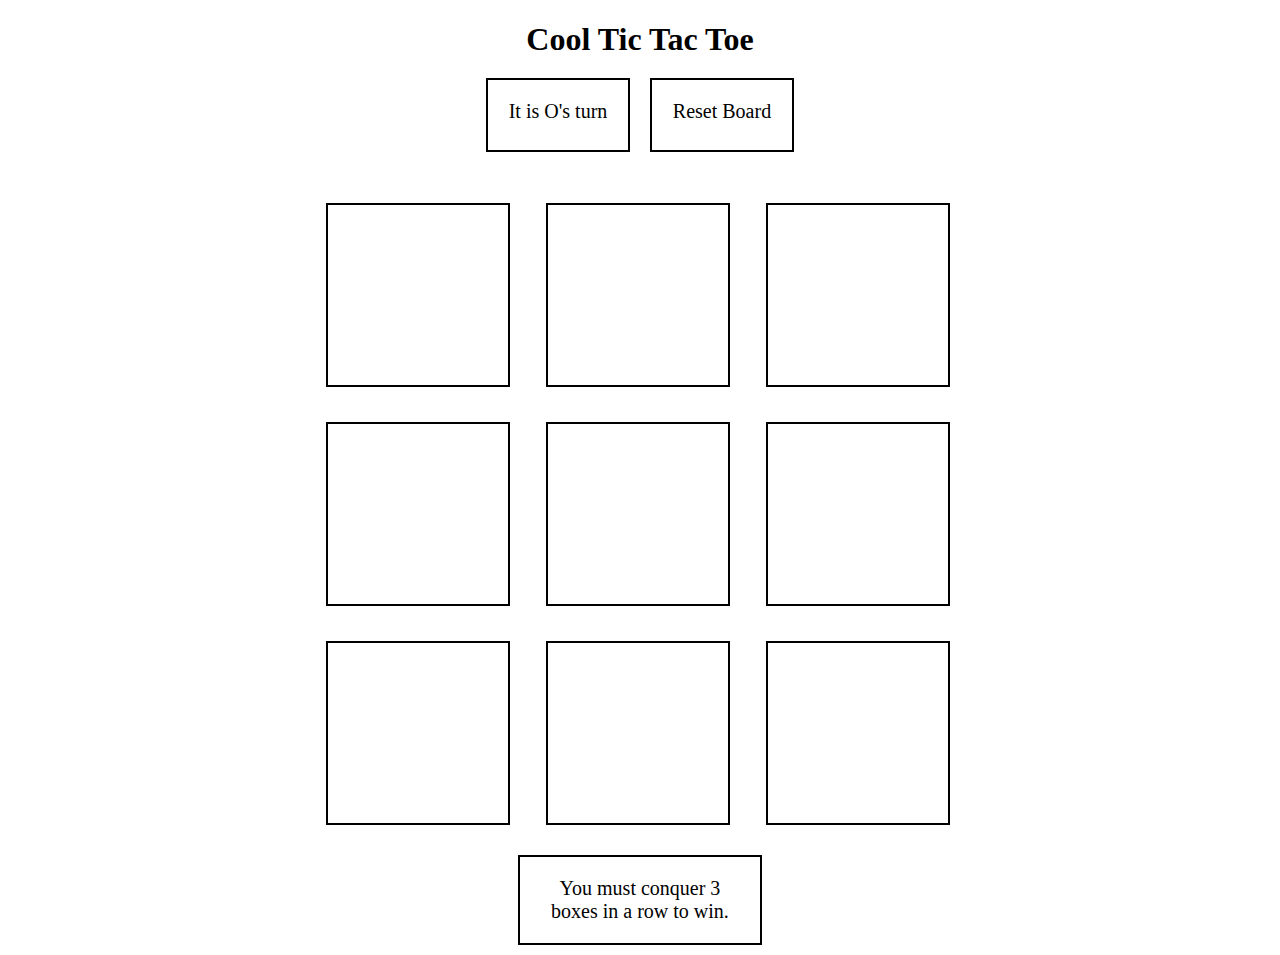
<file: TicTacToe3.html>
<!DOCTYPE html>
<html>
    <head>
        <title>TicTacToe</title>
        <style>


            h1 {
                text-align: center;
                margin-bottom: 20px;
            }

            div#topbar {
                justify-content: center;
                width: 100%;
                height: 120px;
                display: flex;
                text-align: center;
            }

            div#turnCounter {
                width: 100px;
                height: 30px;
                padding: 20px;
                text-align: center;
                font-size: 20px;
                border: 2px solid black;
            }

            div#reset{
                margin-left: 20px;
                width: 100px;
                height: 30px;
                padding: 20px;
                text-align: center;
                font-size: 20px;
                border: 2px solid black;
            }

            div#reset:hover{
                background-color: #68ba63;
            }

            div#winCondition {
                margin: auto;
                margin-top: 20px;
                margin-bottom: 10px;
                width: 200px;
                padding: 20px;
                text-align: center;
                font-size: 20px;
                border: 2px solid black;
            }

            div#TTTBoard {
                display: grid;
                grid-template-columns: repeat(3, 200px); /* Creates 3 equal columns */
                justify-content: center;
                grid-gap: 20px; /* Adds space between squares */
                margin: auto;
            }

            .square {
                text-align: center;
                width: 180px;
                height: 180px;
                border: 2px solid black;
                margin: auto;
                margin-top: 5px;
                margin-bottom: 10px;
                margin-right: 10px;
            }

            .square:hover{
                background-color: #9fc9e3;
            }

            img {
                width: 100px;
                height: 100px;
                margin-top: 20%;

            }

            p.play {
                margin-top: 20%;
                font-size: 90px;
                font-family:'Gill Sans', 'Gill Sans MT', Calibri, 'Trebuchet MS', sans-serif;
            }

            @media (max-width:730px)
            {
                .square {
                width: 150px;
                height: 150px;
                }
                p.play {
                font-size: 75px;
                }
                div#TTTBoard {
                grid-template-columns: repeat(3, 150px); /* Creates 3 equal columns */
                }
            }

            @media (max-width:530px)
            {
                .square {
                width: 100px;
                height: 100px;
                }
                p.play {
                font-size: 50px;
                }
                div#TTTBoard {
                grid-template-columns: repeat(3, 100px); /* Creates 3 equal columns */
                }
            }

            @media (max-width:450px)
            {
                .square {
                width: 70px;
                height: 70px;
                }
                p.play {
                font-size: 35px;
                }
                div#TTTBoard {
                grid-template-columns: repeat(3, 70px); /* Creates 3 equal columns */
                }
            }

        </style>
        <script>
            players = ["X", "O"];
            turn = players[Math.floor(Math.random() * players.length)];

            document.write("<h1>Cool Tic Tac Toe</h1>");
            document.write("<div id = 'topbar'>");
            document.write("<div id = 'turnCounter'>It is " + turn + "'s turn</div>");
            document.write("<div id = 'reset'>Reset Board</div>");
            

            document.write("</div>");
            document.write("<div id = TTTBoard>");
            
            const NUM_SQUARES = 9;
            for (i=0; i<NUM_SQUARES; i++)
            {
                id = "sq"+i;
                document.write( "<div class='square' id='" + id + "'></div>" );

                document.getElementById(id).setAttribute("hasPlay", "false");
                document.getElementById(id).addEventListener("click", addXO);
            }

            document.getElementById('reset').addEventListener("click", resetBoard);


            function resetBoard()
            {
                for (i = 0; i < NUM_SQUARES; i++)
                {
                    id = "sq"+i;
                    document.getElementById(id).setAttribute("hasPlay", "false");
                    document.getElementById(id).innerHTML = '';
                }
            }

            function addXO()
            {
                var hasPlay = document.getElementById(this.id).getAttribute("hasPlay");
                if (hasPlay === "true")
                {
                    alert("This square is occupied");
                }
                else
                {
                    newXO = document.createElement("p");
                    newXO.classList.add("play");
                    newXO.innerHTML = turn;
                    document.getElementById(this.id).append(newXO);
                    document.getElementById(this.id).setAttribute("hasPlay", "true");
                    console.log(this.id + " " + document.getElementById(this.id).getAttribute("hasPlay"));
                    alert("You've put an " + turn + " in square " + this.id.charAt(2));
                    changeTurn();
                }
                
            }

            function changeTurn()
            {
                if (turn === "X")
                {
                    turn = "O";
                }
                else
                {
                    turn = "X";
                }
                document.getElementById('turnCounter').innerHTML = "It is " + turn + "'s turn";
            }
            
            document.write("</div>");
            document.write("<div id = 'winCondition'>You must conquer 3 boxes in a row to win.</div>")

            
        </script>
    </head>
    <body>
    </body>
</html>
</file>
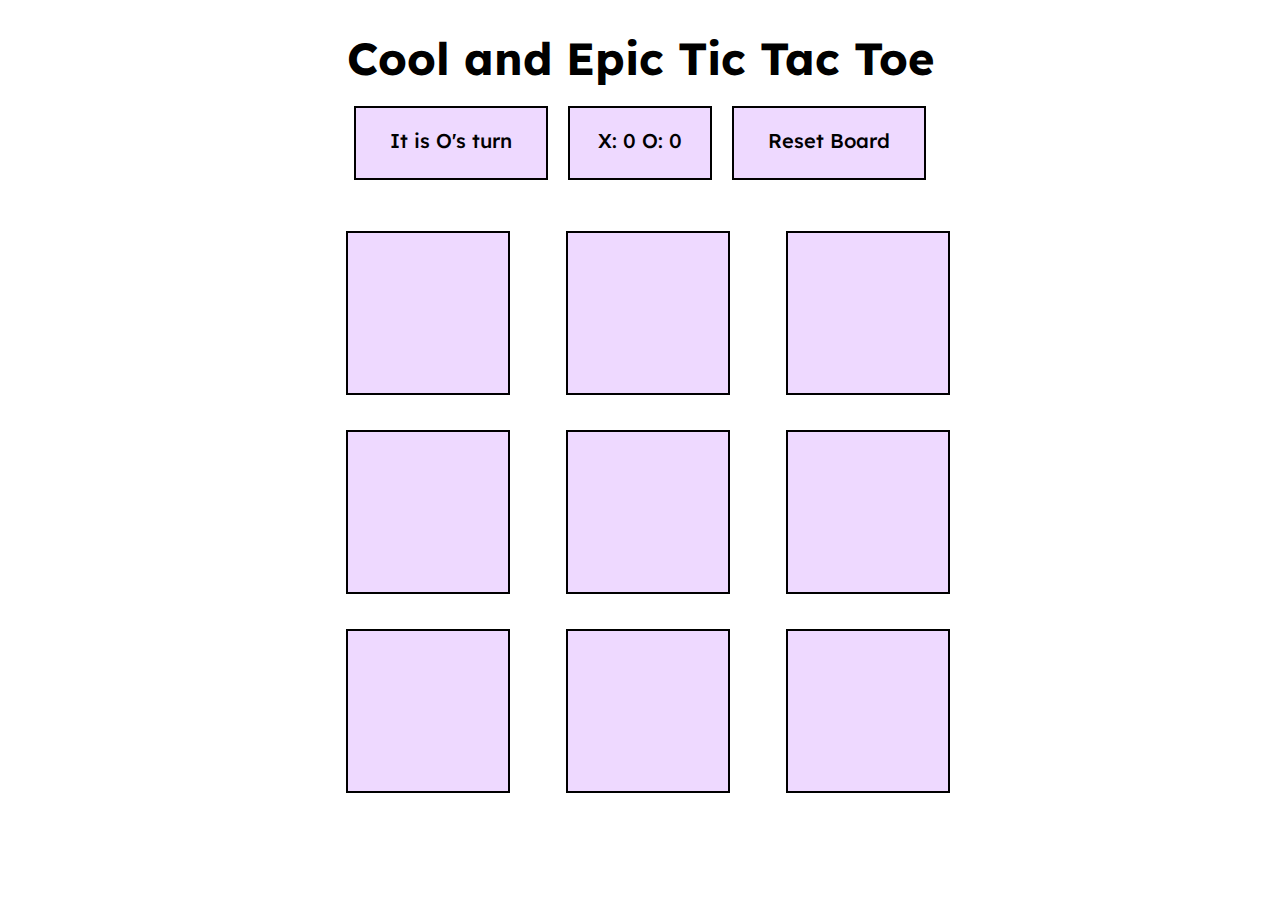
<file: TicTacToe4.html>
<!DOCTYPE html>
<html>
    <head>
        <link rel="preconnect" href="https://fonts.googleapis.com">
        <link rel="preconnect" href="https://fonts.gstatic.com" crossorigin>
        <link href="https://fonts.googleapis.com/css2?family=Lexend+Deca:wght@100..900&display=swap" rel="stylesheet">
        <title>TicTacToe</title>
        <style>

            h1 {
                font-size: 45px;
                text-align: center;
                margin-bottom: 20px;
                font-family: "Lexend Deca";
            }

            div#topbar {
                justify-content: center;
                width: 100%;
                height: 120px;
                display: flex;
                text-align: center;
                font-size: 20px;
                font-family: "Lexend Deca";
                font-weight: 500;
            }

            div#turnCounter {
                width: 150px;
                height: 30px;
                padding: 20px;
                text-align: center;
                border: 2px solid black;
                background-color: #eed9ff;
            }

            div#reset{
                margin-left: 20px;
                width: 150px;
                height: 30px;
                padding: 20px;
                text-align: center;
                border: 2px solid black;
                background-color: #eed9ff;
            }

            div#reset:hover{
                background-color: #9fc9e3;
            }

            div#winCondition {
                margin-left: 20px;
                width: 100px;
                height: 30px;
                padding: 20px;
                text-align: center;
                border: 2px solid black;
                background-color: #eed9ff;
            }

            div#TTTBoard {
                display: grid;
                grid-template-columns: repeat(3, 200px); /* Creates 3 equal columns */
                justify-content: center;
                grid-gap: 20px; /* Adds space between squares */
                margin: auto;
            }

            .square {
                text-align: center;
                width: 160px;
                height: 160px;
                border: 2px solid black;
                margin: auto;
                margin-top: 5px;
                margin-bottom: 10px;
                margin-right: 10px;
                background-color: #eed9ff;
            }

            .square:hover{
                background-color: #9fc9e3;
            }

            img {
                width: 100px;
                height: 100px;
                margin-top: 20%;

            }

            p.play {
                margin-top: 20%;
                font-size: 80px;
                font-family: "Lexend Deca";
            }

            @media (max-width:730px)
            {
                .square {
                width: 150px;
                height: 150px;
                }
                p.play {
                font-size: 75px;
                }
                div#TTTBoard {
                grid-template-columns: repeat(3, 150px); /* Creates 3 equal columns */
                }
                div#topbar {
                    font-size: 18px;
                }
            }

            @media (max-width:530px)
            {
                .square {
                width: 100px;
                height: 100px;
                }
                p.play {
                font-size: 50px;
                }
                div#TTTBoard {
                grid-template-columns: repeat(3, 100px); /* Creates 3 equal columns */
                }
                div#topbar {
                    font-size: 15px;
                }
            }

            @media (max-width:450px)
            {
                h1{
                    font-size: 20px;
                }
                .square {
                width: 70px;
                height: 70px;
                }
                p.play {
                font-size: 35px;
                }
                div#TTTBoard {
                grid-template-columns: repeat(3, 70px); /* Creates 3 equal columns */
                }
                div#topbar {
                    font-size: 12px;
                }
            }

        </style>
        <script>
            players = ["X", "O"];
            turn = players[Math.floor(Math.random() * players.length)];

            var board = [];
            var moves = [];
            var winConditions = [];
            var gameOver = false;
            var numXWins = 0;
            var numOWins = 0;

            document.write("<h1>Cool and Epic Tic Tac Toe</h1>");
            document.write("<div id = 'topbar'>");

            document.write("<div id = 'turnCounter'>It is " + turn + "'s turn</div>");
            document.write("<div id = 'winCondition'>X: " + numXWins + "    O: " + numOWins + "</div>")
            document.write("<div id = 'reset'>Reset Board</div>");
            

            document.write("</div>");
            document.write("<div id = TTTBoard>");
            
            const NUM_SQUARES = 9;

            for (i=0; i<NUM_SQUARES; i++)
            {
                moves[i] = "-";
                id = "sq"+i;
                document.write( "<div class='square' id='" + id + "'></div>" );

                board.push(document.getElementById(id));
                document.getElementById(id).setAttribute("hasPlay", "false");
            }

            //forEach loop adding event listeners to each square in board
            board.forEach(square => {
                square.addEventListener("click", addXO);
                square.addEventListener("click", getMoves);
                square.addEventListener("click", possibleWins);
                });

            document.getElementById('reset').addEventListener("click", resetBoard);

            //keeps track of possible winning conditions and reacts when a win condition is created
            function possibleWins()
            {
                winConditions = [];

                //adds the conditions for a row-win
                rowCondition = "";
                for (i = 0; i < NUM_SQUARES; i+=3)
                {
                    rowCondition += moves[i] + moves[i+1] + moves[i+2];
                    
                    winConditions.push(rowCondition);
                    
                    rowCondition = "";
                }

                //adds the conditions for a column-win
                colCondition = "";
                for (i = 0; i < 3; i++)
                {
                    colCondition += moves[i] + moves[i+3] + moves[i+6];
                    
                    winConditions.push(colCondition);
                    
                    colCondition = "";
                }


                //adds conditions for a diagonal-win
                winConditions.push(moves[0] + moves[4] + moves[8]);
                winConditions.push(moves[2] + moves[4] + moves[6]);

                //checks the winConditions array for a winning condition
                for (i = 0; i < winConditions.length; i++)
                {
                    //prevents accumulation of points if game is over and player keeps pressing buttons
                    if (gameOver === false)
                    {
                        if (winConditions[i] === "XXX" || winConditions[i] === "OOO")
                        {
                            gameOver = true;
                            if (turn === "X")
                            {
                                numXWins++;
                            }
                            else
                            {
                                numOWins++;
                            }
                            document.getElementById("winCondition").innerText = turn + " won!";
                            document.getElementById("winCondition").style.backgroundColor = "#f7de4d";
                        }
                    }
                }
                //prevents turn from changing when the game is over already or declaring a stalemate when last square creates win
                if (gameOver === false)
                {
                    if (moves.indexOf('-') === -1)
                    {
                        gameOver = true;
                        document.getElementById("winCondition").innerText = "Stalemate";
                        document.getElementById("winCondition").style.backgroundColor = "#f7de4d";
                    }
                    else
                    {
                        changeTurn();
                    }
                }
            }

            //finds the moves in each square (or hyphens if there is no move in the square)
            function getMoves()
            {
                parent = document.getElementById(this.id);
                
                n = this.id.charAt(2).charCodeAt(0) - '0'.charCodeAt(0);

                moves[n] = parent.innerText;

                for (i = 0; i < 9; i++)
                {
                    console.log(moves[i]);
                }
            }

            //resets the board and updates the number of wins per player
            function resetBoard()
            {
                winConditions = [];
                gameOver = false;
                document.getElementById("winCondition").innerText = "X: " + numXWins + "   O: " + numOWins;
                document.getElementById("winCondition").style.backgroundColor = "#eed9ff";
                
                for (i = 0; i < NUM_SQUARES; i++)
                {
                    moves[i] = "-";
                    id = "sq"+i;
                    document.getElementById(id).setAttribute("hasPlay", "false");
                    document.getElementById(id).innerHTML = '';
                }
            }

            //adds an X or O to a square if it is empty and the game is still running
            function addXO()
            {
                var hasPlay = document.getElementById(this.id).getAttribute("hasPlay");
                if (gameOver === true)
                {
                    alert("The game is over. Please reset the board");
                }
                else if (hasPlay === "true")
                {
                    alert("This square is occupied");
                }
                else
                {
                    newXO = document.createElement("p");
                    newXO.classList.add("play");
                    newXO.innerHTML = turn;

                    document.getElementById(this.id).append(newXO);
                    document.getElementById(this.id).setAttribute("hasPlay", "true");
                }                
            }

            //changes the turn from O to X or X to O
            function changeTurn()
            {
                if (turn === "X")
                {
                    turn = "O";
                }
                else
                {
                    turn = "X";
                }
                document.getElementById('turnCounter').innerHTML = "It is " + turn + "'s turn";
            }
            
            document.write("</div>");

            
        </script>
    </head>
    <body>
    </body>
</html>
</file>
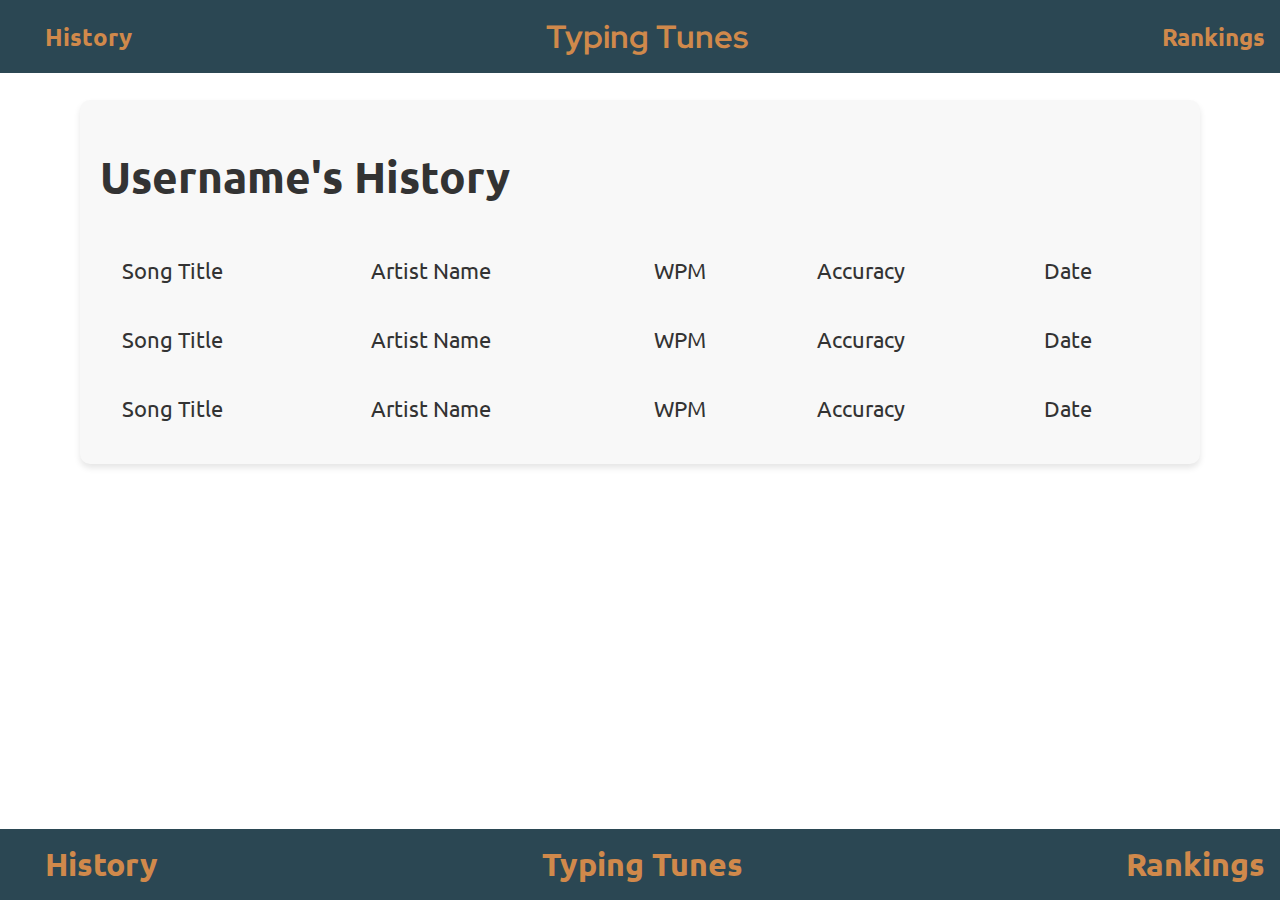
<file: TypingTunes/history.html>
<!DOCTYPE html>
<html lang="en">
<head>
    <meta charset="UTF-8">
    <meta name="viewport" content="width=device-width, initial-scale=1.0">
    <link rel="stylesheet" type="text/css" href="style.css"/>
    <title>Typing Tunes</title>
</head>
<body>
    <header>
        <div class="history">
          <a href="history.html">History</a>
        </div>
        <h1>Typing Tunes</h1>
        <div class="rankings">
          <a href="rankings.html">Rankings</a>
        </div>
    </header>

    <main>
        <section class="song-list">
        
          <h1>Username's History</h1>

          <table>
            <tr>
                <td>Song Title</td>
                <td>Artist Name</td>
                <td>WPM</td>
                <td>Accuracy</td>
                <td>Date</td>
            </tr>
            <tr>
                <td>Song Title</td>
                <td>Artist Name</td>
                <td>WPM</td>
                <td>Accuracy</td>
                <td>Date</td>
            </tr>
            <tr>
                <td>Song Title</td>
                <td>Artist Name</td>
                <td>WPM</td>
                <td>Accuracy</td>
                <td>Date</td>
            </tr>
          </table>
        </section>
    </main>

    <footer>
      <div class="history">
        <a href="#">History</a>
      </div>
      <div>Typing Tunes</div>
      <div class="rankings">
        <a href="#">Rankings</a>
      </div>
    </footer>

</body>
</html>
</file>
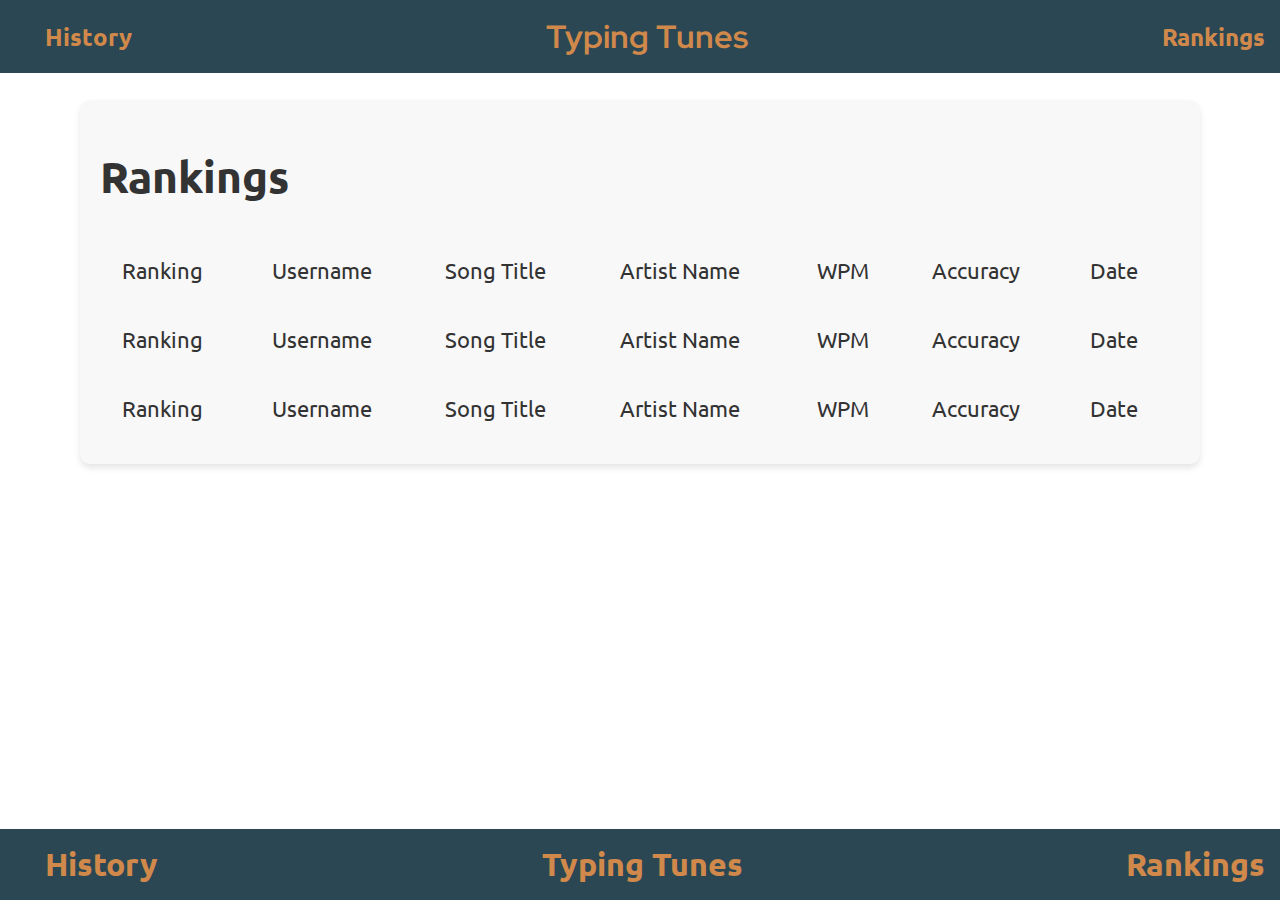
<file: TypingTunes/rankings.html>
<!DOCTYPE html>
<html lang="en">
<head>
    <meta charset="UTF-8">
    <meta name="viewport" content="width=device-width, initial-scale=1.0">
    <link rel="stylesheet" type="text/css" href="style.css"/>
    <title>Typing Tunes</title>
</head>
<body>
    <header>
        <div class="history">
          <a href="history.html">History</a>
        </div>
        <h1>Typing Tunes</h1>
        <div class="rankings">
          <a href="rankings.html">Rankings</a>
        </div>
    </header>

    <main>
        <section class="song-list">
        
          <h1>Rankings</h1>

          <table>
            <tr>
                <td>Ranking</td>
                <td>Username</td>
                <td>Song Title</td>
                <td>Artist Name</td>
                <td>WPM</td>
                <td>Accuracy</td>
                <td>Date</td>
            </tr>
            <tr>
                <td>Ranking</td>
                <td>Username</td>
                <td>Song Title</td>
                <td>Artist Name</td>
                <td>WPM</td>
                <td>Accuracy</td>
                <td>Date</td>
            </tr>
            <tr>
                <td>Ranking</td>
                <td>Username</td>
                <td>Song Title</td>
                <td>Artist Name</td>
                <td>WPM</td>
                <td>Accuracy</td>
                <td>Date</td>
            </tr>
          </table>
        </section>
    </main>

    <footer>
      <div class="history">
        <a href="#">History</a>
      </div>
      <div>Typing Tunes</div>
      <div class="rankings">
        <a href="#">Rankings</a>
      </div>
    </footer>

</body>
</html>
</file>
<file: PlatypusRentalsStyle.css>
html{
    font-family: 'Segoe UI', Tahoma, Geneva, Verdana, sans-serif;
}

body{
    margin: 0px;
}

ul#nav {
    width: 100%;
    position: fixed;
    bottom: 0;
    background-color: #f7ab60;
    list-style-type: none;
    font-size: 22px;
    text-align: center;
    padding-inline-start: 0px;
    padding-inline-end: 0px;
    margin: 0px;
    z-index: 0px;}

ul#nav a {
    font-weight: bold;
    text-decoration: none;
    color: #ffffff;
    padding: 10px 60px;
    width: 70px;
    text-align: center;
    display: flex;}

ul#nav a:hover {
    color: #693c00 ;
    }

ul#nav li {display: inline-block}

h1{text-align: center}

.logo-row {
    position: fixed;
    top: 0;
    margin-inline-start: 0px;
    /* padding-top: 2px; */
    padding-bottom:5px;
    text-align: center;
    background-color:#f7ab60;
    width: 100%;
    height: 125px;
    margin: 0 auto;
}

.logo {
    max-width: 120px;
    margin-top: 5px;
    margin-bottom: 10px;
    text-align: center;
}
.background-banner {
    margin-inline-start: 0px;
    padding-top: 10px;
    padding-bottom:30px;
    text-align: center;
    background: linear-gradient( rgba(0, 0, 0, 0.5), rgba(0, 0, 0, 0.5) ), url('platypus-banner_20003600.jpg');
    background-position:center top;
    border-bottom: 5px solid #f7ab60;
    width: 100%;
    height: 300px;
    margin: 0 auto;
}


h2{
    margin-inline-start: 50px;
    color:#db8023;
    font-size: 25px;
}

p{
    font-size: 20px;
    margin-inline-start: 50px;
    margin-inline-end: 50px;
}

figure{
    display:inline-block;
    text-align: center;
    margin: 0 auto;
}

figure a{
    font-weight: bold;
    font-size: 25px;
    color:#db8023;
    text-decoration: none;
}

figure a:hover{
    color: #693c00 ;
    font-weight: bold;
}

.threeItemContainer{
    max-width: 100%;
    display: inline-block;
    padding-top: 20px;
    padding-bottom: 30px;
    box-sizing: border-box;
    margin-inline-start: 30px;
    /* margin: 0 auto; */
    
}

img{
    display: inline-block;
    border:5px solid #db8023;
    border-radius: 25px;
    margin: 20px;
    max-width: 400px;

}

ul#handlingIntro {
    list-style-type: none;
}

ul#handlingIntro li{
    
    font-size: 20px;
    padding: 10px;
}

li#lastItem{
    margin-bottom: 60px;
}

p#lastItem{
    margin-bottom: 60px;
}

@media (max-width: 800px) {
    img {
        width: 80%;
    }
    ul#nav a{width: 100px;}
    li#lastItem{margin-bottom: 100px;}
    p#lastItem{margin-bottom: 100px;}
    form{padding-bottom: 100px;}
    /* .form-element#SubmitButton{margin-bottom: 100px;} */
}

@media (max-width:465px)
{
    li#lastItem{margin-bottom: 200px;}
    p#lastItem{margin-bottom: 200px;}
    form{padding-bottom: 200px;}
    /* .form-element#SubmitButton{margin-bottom: 200px;} */
}

/* form{
    width: 100%;
    display:block;
    margin-bottom: 60px;
}

.form-element{
    display:inline;
    max-width: 20%;
    margin-left: 20px;
    
} */
</file>
<file: TypingTunes/style.css>
@import url(https://fonts.googleapis.com/css2?family=Ubuntu:ital,wght@0,300;0,400;0,500;0,700;1,300;1,400;1,500;1,700&display=swap);
@import url(https://fonts.googleapis.com/css2?family=Red+Hat+Display:ital,wght@0,300..900;1,300..900&display=swap);

/* General styles */
body {
    margin: 0;
    font-family: "Ubuntu", sans-serif;
    color: #333;
}
  
header {
    background-color: #2B4753;
    color: #D0894B;
    padding: 15px;
    display: flex;
    justify-content: space-between;
    align-items: center;
    font-size: 24px;
    width: 100%;
    position: fixed;
}
  
header h1 {
    margin: 0;
    font-size: 32px;
    font-family: "Red Hat Display";
}
  
header a {
    color: #D0894B;
    text-decoration: none;
    font-weight: bold;
}

footer a {
    color: #D0894B;
    text-decoration: none;
    font-weight: bold;
}

.history {
    padding-left: 30px;
}

.rankings {
    padding-right: 30px;
}
  
main {
    padding-top: 80px;
    padding-bottom: 80px;
    padding-left: 80px;
    padding-right: 80px;
    display: flex;
    justify-content: center;
}
  
.song-list {
    width: 100%;
    background-color: #f8f8f8;
    border-radius: 10px;
    box-shadow: 0 4px 6px rgba(0, 0, 0, 0.1);
    padding: 20px;
    font-size: 22px;
    margin-top: 20px;
}
  
.song-header {
    display: flex;
    justify-content: space-between;
    font-weight: bold;
    margin-bottom: 15px;
    font-size: 22px;
}

.song-search {
    display: flex;
    justify-content: space-between;
    font-weight: bold;
    margin-bottom: 30px;
    margin-top: 30px;
    font-size: 22px;
}
  
.song-content p {
    line-height: 1.8;
    margin: 0;
}

#next-line {
    color: #808080;
}

#suggested-songs{
    text-align: center;
    font-size: 20px;
}

#suggested-buttons{
    margin-top: 15px;
    text-align: center;
}

#searchButton{
    align-self: center;
}

.suggestButton{
    margin-right: 10px;
    margin-left: 10px;
    background-color: #D0894B;
    font-family: "Ubuntu", sans-serif;
    font-size: 16px;
    border: none;
    border-radius: 10px;
    padding: 7px;
}

.suggestButton:hover{
    background-color: #D9B45D;
}
  

#suggested-song-h2{
    text-align: center;
}
  
footer {
    background-color: #2B4753;
    color: #D0894B;
    padding: 15px;
    display: flex;
    justify-content: space-between;
    align-items: center;
    font-size: 32px;
    font-weight: bold;
    position: fixed;
    left: 0;
    bottom: 0;
    width: 100%;
}
  
footer p {
    margin: 5px 0;
}

/* for index page */

#intro_text {
    background-color: #DBE3E5;
    width: 50%;
    margin: auto;
    box-shadow: 0 4px 6px rgba(0, 0, 0, 0.1);
    padding: 30px 60px;
    text-align: center;
    font-size: 20px;
    line-height: 1.5;
    border-radius: 10px;
}

section img {
    display: block;
    width: 40%;
    margin: auto;
    margin-top: 20px;
}

#introduction {
    margin-top: 6%;
}

#introduction h1 {
    text-align: center;
    margin-top: 20%;
    font-size: 32px;
    color: #D0894B;
    font-family: "Red Hat Display";
    margin: 10px;
}

.sider {
    height: 900px;
    width: auto;
    margin: -80px 60px;
}

#intro_text a{
    text-decoration: none;
    color: #D0894B;
}

#intro_text a:hover{
    text-decoration: none;
    color: #D9B45D;
}

/* for history and rankings */
  
main h2 {
    font-size: 32px;
    color: #D0894B;
    font-family: "Red Hat Display";
    margin: 10px;
}

table {
    width: 100%;
}

td {
    padding: 20px;
}

#filter {
    margin-bottom: 10px;
}

#filter #sort-select {
    font-family: "Ubuntu", sans-serif;
    margin: 10px;
    font-size: 16px;
}

#filter input[type=submit] {
    background-color: #D0894B;
    font-family: "Ubuntu", sans-serif;
    font-size: 16px;
    border: none;
    border-radius: 10px;
}

#filter input[type=submit]:hover {
    background-color: #D9B45D;
}

/* for login */

.login {
    width: 60%;
    background-color: #2B4753;
    border-radius: 30px;
    margin: 30px;
}

.login h1 {
    text-align: center;
    font-family: "Ubuntu", sans-serif;
    margin-top: 25px;
    font-weight: 1;
    color: #D9B45D;
}

.login form {
    background-color: #DBE3E5;
    margin: 60px;
    margin-top: 30px;
    padding: 40px 40px;
    font-size: 18px;
}

.login button {
    background-color: #D0894B;
    border: 0;
    font-family: "Ubuntu", sans-serif;
    color: #2B4753;
    width: 35%;
    height: 70px;
    border-radius: 30px;
    font-size: 18px;
    margin-top: 20px;
}

.login input {
    width: 100%;
    height: 40px;
    font-size: 18px;
    font-family: "Ubuntu", sans-serif;
    margin: 15px 0px;
}

.login button:hover {
    background-color: #D9B45D;   
}

.login li {
    color: #B7472F;
    line-height: 2;
}

.login a {
    color: #D0894B;
    text-decoration: none;
}

.login a:hover {
    color: #D9B45D
}

#footerLink {
    width: 100%;
    text-align: center;
}

@media (max-width:450px) {
    header h1 {
        font-size: 18px;
        font-family: "Ubuntu", sans-serif;
    }
    table {
        max-width: 100%;
    }
}

@media (max-width:900px) {
    .login {
        width: 100%;
        margin: 15px;
    }

    .login form {
        margin: 25px;
    }

    .login button {
        width: 70%;
    }

    .login input {
        width: 97%;
    }

    main {
        padding-left: 10px;
        padding-right: 10px;
    }
}

@media (max-width:1100px) {
    main {
        padding-left: 10px;
        padding-right: 10px;
    }
}
</file>
<file: html5up-strata/assets/css/main.css>
@import url("fontawesome-all.min.css");
@import url("https://fonts.googleapis.com/css?family=Source+Sans+Pro:400,400italic");

/*
	Strata by HTML5 UP
	html5up.net | @ajlkn
	Free for personal and commercial use under the CCA 3.0 license (html5up.net/license)
*/

html, body, div, span, applet, object,
iframe, h1, h2, h3, h4, h5, h6, p, blockquote,
pre, a, abbr, acronym, address, big, cite,
code, del, dfn, em, img, ins, kbd, q, s, samp,
small, strike, strong, sub, sup, tt, var, b,
u, i, center, dl, dt, dd, ol, ul, li, fieldset,
form, label, legend, table, caption, tbody,
tfoot, thead, tr, th, td, article, aside,
canvas, details, embed, figure, figcaption,
footer, header, hgroup, menu, nav, output, ruby,
section, summary, time, mark, audio, video {
	margin: 0;
	padding: 0;
	border: 0;
	font-size: 100%;
	font: inherit;
	vertical-align: baseline;}

article, aside, details, figcaption, figure,
footer, header, hgroup, menu, nav, section {
	display: block;}

body {
	line-height: 1;
}

ol, ul {
	list-style: none;
}

blockquote, q {
	quotes: none;
}

	blockquote:before, blockquote:after, q:before, q:after {
		content: '';
		content: none;
	}

table {
	border-collapse: collapse;
	border-spacing: 0;
}

body {
	-webkit-text-size-adjust: none;
}

mark {
	background-color: transparent;
	color: inherit;
}

input::-moz-focus-inner {
	border: 0;
	padding: 0;
}

input, select, textarea {
	-moz-appearance: none;
	-webkit-appearance: none;
	-ms-appearance: none;
	appearance: none;
}

/* Basic */

	html {
		box-sizing: border-box;
	}

	*, *:before, *:after {
		box-sizing: inherit;
	}

	body {
		background: #fff;
	}

		body.is-preload *, body.is-preload *:before, body.is-preload *:after {
			-moz-animation: none !important;
			-webkit-animation: none !important;
			-ms-animation: none !important;
			animation: none !important;
			-moz-transition: none !important;
			-webkit-transition: none !important;
			-ms-transition: none !important;
			transition: none !important;
		}

	body, input, select, textarea {
		color: #a2a2a2;
		font-family: "Source Sans Pro", Helvetica, sans-serif;
		font-size: 16pt;
		font-weight: 400;
		line-height: 1.75em;
	}

	a {
		-moz-transition: color 0.2s ease-in-out, border-color 0.2s ease-in-out;
		-webkit-transition: color 0.2s ease-in-out, border-color 0.2s ease-in-out;
		-ms-transition: color 0.2s ease-in-out, border-color 0.2s ease-in-out;
		transition: color 0.2s ease-in-out, border-color 0.2s ease-in-out;
		border-bottom: dotted 1px;
		color: #49bf9d !important;
		text-decoration: none;
	}

		a:hover {
			border-bottom-color: transparent;
			color: #49bf9d !important;
			text-decoration: none;
		}

	strong, b {
		color: #787878;
		font-weight: 400;
	}

	em, i {
		font-style: italic;
	}

	p {
		margin: 0 0 2em 0;
	}

	h1, h2, h3, h4, h5, h6 {
		color: #787878;
		font-weight: 400;
		line-height: 1em;
		margin: 0 0 1em 0;
	}

		h1 a, h2 a, h3 a, h4 a, h5 a, h6 a {
			color: inherit;
			text-decoration: none;
		}

	h1 {
		font-size: 2em;
		line-height: 1.5em;
	}

	h2 {
		font-size: 1.5em;
		line-height: 1.5em;
	}

	h3 {
		font-size: 1.25em;
		line-height: 1.5em;
	}

	h4 {
		font-size: 1.1em;
		line-height: 1.5em;
	}

	h5 {
		font-size: 0.9em;
		line-height: 1.5em;
	}

	h6 {
		font-size: 0.7em;
		line-height: 1.5em;
	}

	sub {
		font-size: 0.8em;
		position: relative;
		top: 0.5em;
	}

	sup {
		font-size: 0.8em;
		position: relative;
		top: -0.5em;
	}

	hr {
		border: 0;
		border-bottom: solid 2px #efefef;
		margin: 2em 0;
	}

		hr.major {
			margin: 3em 0;
		}

	blockquote {
		border-left: solid 6px #efefef;
		font-style: italic;
		margin: 0 0 2em 0;
		padding: 0.5em 0 0.5em 1.5em;
	}

	code {
		background: #f7f7f7;
		border-radius: 0.35em;
		border: solid 2px #efefef;
		font-family: "Courier New", monospace;
		font-size: 0.9em;
		margin: 0 0.25em;
		padding: 0.25em 0.65em;
	}

	pre {
		-webkit-overflow-scrolling: touch;
		font-family: "Courier New", monospace;
		font-size: 0.9em;
		margin: 0 0 2em 0;
	}

		pre code {
			display: block;
			line-height: 1.75em;
			padding: 1em 1.5em;
			overflow-x: auto;
		}

	.align-left {
		text-align: left;
	}

	.align-center {
		text-align: center;
	}

	.align-right {
		text-align: right;
	}

/* Container */

	.container {
		margin: 0 auto;
		max-width: calc(100% - 4em);
		width: 100%;
	}

		.container.xsmall {
			width: 25%;
		}

		.container.small {
			width: 50%;
		}

		.container.medium {
			width: 75%;
		}

		.container.large {
			width: 125%;
		}

		.container.xlarge {
			width: 150%;
		}

		.container.max {
			width: 100%;
		}

		@media screen and (max-width: 980px) {

			.container {
				width: 100% !important;
				max-width: 100% !important;
			}

		}

		@media screen and (max-width: 480px) {

			.container {
				max-width: calc(100% - 3em);
			}

		}

/* Row */

	.row {
		display: flex;
		flex-wrap: wrap;
		box-sizing: border-box;
		align-items: stretch;
	}

		.row > * {
			box-sizing: border-box;
		}

		.row.gtr-uniform > * > :last-child {
			margin-bottom: 0;
		}

		.row.aln-left {
			justify-content: flex-start;
		}

		.row.aln-center {
			justify-content: center;
		}

		.row.aln-right {
			justify-content: flex-end;
		}

		.row.aln-top {
			align-items: flex-start;
		}

		.row.aln-middle {
			align-items: center;
		}

		.row.aln-bottom {
			align-items: flex-end;
		}

		.row > .imp {
			order: -1;
		}

		.row > .col-1 {
			width: 8.33333%;
		}

		.row > .off-1 {
			margin-left: 8.33333%;
		}

		.row > .col-2 {
			width: 16.66667%;
		}

		.row > .off-2 {
			margin-left: 16.66667%;
		}

		.row > .col-3 {
			width: 25%;
		}

		.row > .off-3 {
			margin-left: 25%;
		}

		.row > .col-4 {
			width: 33.33333%;
		}

		.row > .off-4 {
			margin-left: 33.33333%;
		}

		.row > .col-5 {
			width: 41.66667%;
		}

		.row > .off-5 {
			margin-left: 41.66667%;
		}

		.row > .col-6 {
			width: 50%;
		}

		.row > .off-6 {
			margin-left: 50%;
		}

		.row > .col-7 {
			width: 58.33333%;
		}

		.row > .off-7 {
			margin-left: 58.33333%;
		}

		.row > .col-8 {
			width: 66.66667%;
		}

		.row > .off-8 {
			margin-left: 66.66667%;
		}

		.row > .col-9 {
			width: 75%;
		}

		.row > .off-9 {
			margin-left: 75%;
		}

		.row > .col-10 {
			width: 83.33333%;
		}

		.row > .off-10 {
			margin-left: 83.33333%;
		}

		.row > .col-11 {
			width: 91.66667%;
		}

		.row > .off-11 {
			margin-left: 91.66667%;
		}

		.row > .col-12 {
			width: 100%;
		}

		.row > .off-12 {
			margin-left: 100%;
		}

		.row.gtr-0 {
			margin-top: 0;
			margin-left: 0em;
		}

			.row.gtr-0 > * {
				padding: 0 0 0 0em;
			}

			.row.gtr-0.gtr-uniform {
				margin-top: 0em;
			}

				.row.gtr-0.gtr-uniform > * {
					padding-top: 0em;
				}

		.row.gtr-25 {
			margin-top: 0;
			margin-left: -0.625em;
		}

			.row.gtr-25 > * {
				padding: 0 0 0 0.625em;
			}

			.row.gtr-25.gtr-uniform {
				margin-top: -0.625em;
			}

				.row.gtr-25.gtr-uniform > * {
					padding-top: 0.625em;
				}

		.row.gtr-50 {
			margin-top: 0;
			margin-left: -1.25em;
		}

			.row.gtr-50 > * {
				padding: 0 0 0 1.25em;
			}

			.row.gtr-50.gtr-uniform {
				margin-top: -1.25em;
			}

				.row.gtr-50.gtr-uniform > * {
					padding-top: 1.25em;
				}

		.row {
			margin-top: 0;
			margin-left: -2.5em;
		}

			.row > * {
				padding: 0 0 0 2.5em;
			}

			.row.gtr-uniform {
				margin-top: -2.5em;
			}

				.row.gtr-uniform > * {
					padding-top: 2.5em;
				}

		.row.gtr-150 {
			margin-top: 0;
			margin-left: -3.75em;
		}

			.row.gtr-150 > * {
				padding: 0 0 0 3.75em;
			}

			.row.gtr-150.gtr-uniform {
				margin-top: -3.75em;
			}

				.row.gtr-150.gtr-uniform > * {
					padding-top: 3.75em;
				}

		.row.gtr-200 {
			margin-top: 0;
			margin-left: -5em;
		}

			.row.gtr-200 > * {
				padding: 0 0 0 5em;
			}

			.row.gtr-200.gtr-uniform {
				margin-top: -5em;
			}

				.row.gtr-200.gtr-uniform > * {
					padding-top: 5em;
				}

		@media screen and (max-width: 1800px) {

			.row {
				display: flex;
				flex-wrap: wrap;
				box-sizing: border-box;
				align-items: stretch;
			}

				.row > * {
					box-sizing: border-box;
				}

				.row.gtr-uniform > * > :last-child {
					margin-bottom: 0;
				}

				.row.aln-left {
					justify-content: flex-start;
				}

				.row.aln-center {
					justify-content: center;
				}

				.row.aln-right {
					justify-content: flex-end;
				}

				.row.aln-top {
					align-items: flex-start;
				}

				.row.aln-middle {
					align-items: center;
				}

				.row.aln-bottom {
					align-items: flex-end;
				}

				.row > .imp-xlarge {
					order: -1;
				}

				.row > .col-1-xlarge {
					width: 8.33333%;
				}

				.row > .off-1-xlarge {
					margin-left: 8.33333%;
				}

				.row > .col-2-xlarge {
					width: 16.66667%;
				}

				.row > .off-2-xlarge {
					margin-left: 16.66667%;
				}

				.row > .col-3-xlarge {
					width: 25%;
				}

				.row > .off-3-xlarge {
					margin-left: 25%;
				}

				.row > .col-4-xlarge {
					width: 33.33333%;
				}

				.row > .off-4-xlarge {
					margin-left: 33.33333%;
				}

				.row > .col-5-xlarge {
					width: 41.66667%;
				}

				.row > .off-5-xlarge {
					margin-left: 41.66667%;
				}

				.row > .col-6-xlarge {
					width: 50%;
				}

				.row > .off-6-xlarge {
					margin-left: 50%;
				}

				.row > .col-7-xlarge {
					width: 58.33333%;
				}

				.row > .off-7-xlarge {
					margin-left: 58.33333%;
				}

				.row > .col-8-xlarge {
					width: 66.66667%;
				}

				.row > .off-8-xlarge {
					margin-left: 66.66667%;
				}

				.row > .col-9-xlarge {
					width: 75%;
				}

				.row > .off-9-xlarge {
					margin-left: 75%;
				}

				.row > .col-10-xlarge {
					width: 83.33333%;
				}

				.row > .off-10-xlarge {
					margin-left: 83.33333%;
				}

				.row > .col-11-xlarge {
					width: 91.66667%;
				}

				.row > .off-11-xlarge {
					margin-left: 91.66667%;
				}

				.row > .col-12-xlarge {
					width: 100%;
				}

				.row > .off-12-xlarge {
					margin-left: 100%;
				}

				.row.gtr-0 {
					margin-top: 0;
					margin-left: 0em;
				}

					.row.gtr-0 > * {
						padding: 0 0 0 0em;
					}

					.row.gtr-0.gtr-uniform {
						margin-top: 0em;
					}

						.row.gtr-0.gtr-uniform > * {
							padding-top: 0em;
						}

				.row.gtr-25 {
					margin-top: 0;
					margin-left: -0.625em;
				}

					.row.gtr-25 > * {
						padding: 0 0 0 0.625em;
					}

					.row.gtr-25.gtr-uniform {
						margin-top: -0.625em;
					}

						.row.gtr-25.gtr-uniform > * {
							padding-top: 0.625em;
						}

				.row.gtr-50 {
					margin-top: 0;
					margin-left: -1.25em;
				}

					.row.gtr-50 > * {
						padding: 0 0 0 1.25em;
					}

					.row.gtr-50.gtr-uniform {
						margin-top: -1.25em;
					}

						.row.gtr-50.gtr-uniform > * {
							padding-top: 1.25em;
						}

				.row {
					margin-top: 0;
					margin-left: -2.5em;
				}

					.row > * {
						padding: 0 0 0 2.5em;
					}

					.row.gtr-uniform {
						margin-top: -2.5em;
					}

						.row.gtr-uniform > * {
							padding-top: 2.5em;
						}

				.row.gtr-150 {
					margin-top: 0;
					margin-left: -3.75em;
				}

					.row.gtr-150 > * {
						padding: 0 0 0 3.75em;
					}

					.row.gtr-150.gtr-uniform {
						margin-top: -3.75em;
					}

						.row.gtr-150.gtr-uniform > * {
							padding-top: 3.75em;
						}

				.row.gtr-200 {
					margin-top: 0;
					margin-left: -5em;
				}

					.row.gtr-200 > * {
						padding: 0 0 0 5em;
					}

					.row.gtr-200.gtr-uniform {
						margin-top: -5em;
					}

						.row.gtr-200.gtr-uniform > * {
							padding-top: 5em;
						}

		}

		@media screen and (max-width: 1280px) {

			.row {
				display: flex;
				flex-wrap: wrap;
				box-sizing: border-box;
				align-items: stretch;
			}

				.row > * {
					box-sizing: border-box;
				}

				.row.gtr-uniform > * > :last-child {
					margin-bottom: 0;
				}

				.row.aln-left {
					justify-content: flex-start;
				}

				.row.aln-center {
					justify-content: center;
				}

				.row.aln-right {
					justify-content: flex-end;
				}

				.row.aln-top {
					align-items: flex-start;
				}

				.row.aln-middle {
					align-items: center;
				}

				.row.aln-bottom {
					align-items: flex-end;
				}

				.row > .imp-large {
					order: -1;
				}

				.row > .col-1-large {
					width: 8.33333%;
				}

				.row > .off-1-large {
					margin-left: 8.33333%;
				}

				.row > .col-2-large {
					width: 16.66667%;
				}

				.row > .off-2-large {
					margin-left: 16.66667%;
				}

				.row > .col-3-large {
					width: 25%;
				}

				.row > .off-3-large {
					margin-left: 25%;
				}

				.row > .col-4-large {
					width: 33.33333%;
				}

				.row > .off-4-large {
					margin-left: 33.33333%;
				}

				.row > .col-5-large {
					width: 41.66667%;
				}

				.row > .off-5-large {
					margin-left: 41.66667%;
				}

				.row > .col-6-large {
					width: 50%;
				}

				.row > .off-6-large {
					margin-left: 50%;
				}

				.row > .col-7-large {
					width: 58.33333%;
				}

				.row > .off-7-large {
					margin-left: 58.33333%;
				}

				.row > .col-8-large {
					width: 66.66667%;
				}

				.row > .off-8-large {
					margin-left: 66.66667%;
				}

				.row > .col-9-large {
					width: 75%;
				}

				.row > .off-9-large {
					margin-left: 75%;
				}

				.row > .col-10-large {
					width: 83.33333%;
				}

				.row > .off-10-large {
					margin-left: 83.33333%;
				}

				.row > .col-11-large {
					width: 91.66667%;
				}

				.row > .off-11-large {
					margin-left: 91.66667%;
				}

				.row > .col-12-large {
					width: 100%;
				}

				.row > .off-12-large {
					margin-left: 100%;
				}

				.row.gtr-0 {
					margin-top: 0;
					margin-left: 0em;
				}

					.row.gtr-0 > * {
						padding: 0 0 0 0em;
					}

					.row.gtr-0.gtr-uniform {
						margin-top: 0em;
					}

						.row.gtr-0.gtr-uniform > * {
							padding-top: 0em;
						}

				.row.gtr-25 {
					margin-top: 0;
					margin-left: -0.5em;
				}

					.row.gtr-25 > * {
						padding: 0 0 0 0.5em;
					}

					.row.gtr-25.gtr-uniform {
						margin-top: -0.5em;
					}

						.row.gtr-25.gtr-uniform > * {
							padding-top: 0.5em;
						}

				.row.gtr-50 {
					margin-top: 0;
					margin-left: -1em;
				}

					.row.gtr-50 > * {
						padding: 0 0 0 1em;
					}

					.row.gtr-50.gtr-uniform {
						margin-top: -1em;
					}

						.row.gtr-50.gtr-uniform > * {
							padding-top: 1em;
						}

				.row {
					margin-top: 0;
					margin-left: -2em;
				}

					.row > * {
						padding: 0 0 0 2em;
					}

					.row.gtr-uniform {
						margin-top: -2em;
					}

						.row.gtr-uniform > * {
							padding-top: 2em;
						}

				.row.gtr-150 {
					margin-top: 0;
					margin-left: -3em;
				}

					.row.gtr-150 > * {
						padding: 0 0 0 3em;
					}

					.row.gtr-150.gtr-uniform {
						margin-top: -3em;
					}

						.row.gtr-150.gtr-uniform > * {
							padding-top: 3em;
						}

				.row.gtr-200 {
					margin-top: 0;
					margin-left: -4em;
				}

					.row.gtr-200 > * {
						padding: 0 0 0 4em;
					}

					.row.gtr-200.gtr-uniform {
						margin-top: -4em;
					}

						.row.gtr-200.gtr-uniform > * {
							padding-top: 4em;
						}

		}

		@media screen and (max-width: 980px) {

			.row {
				display: flex;
				flex-wrap: wrap;
				box-sizing: border-box;
				align-items: stretch;
			}

				.row > * {
					box-sizing: border-box;
				}

				.row.gtr-uniform > * > :last-child {
					margin-bottom: 0;
				}

				.row.aln-left {
					justify-content: flex-start;
				}

				.row.aln-center {
					justify-content: center;
				}

				.row.aln-right {
					justify-content: flex-end;
				}

				.row.aln-top {
					align-items: flex-start;
				}

				.row.aln-middle {
					align-items: center;
				}

				.row.aln-bottom {
					align-items: flex-end;
				}

				.row > .imp-medium {
					order: -1;
				}

				.row > .col-1-medium {
					width: 8.33333%;
				}

				.row > .off-1-medium {
					margin-left: 8.33333%;
				}

				.row > .col-2-medium {
					width: 16.66667%;
				}

				.row > .off-2-medium {
					margin-left: 16.66667%;
				}

				.row > .col-3-medium {
					width: 25%;
				}

				.row > .off-3-medium {
					margin-left: 25%;
				}

				.row > .col-4-medium {
					width: 33.33333%;
				}

				.row > .off-4-medium {
					margin-left: 33.33333%;
				}

				.row > .col-5-medium {
					width: 41.66667%;
				}

				.row > .off-5-medium {
					margin-left: 41.66667%;
				}

				.row > .col-6-medium {
					width: 50%;
				}

				.row > .off-6-medium {
					margin-left: 50%;
				}

				.row > .col-7-medium {
					width: 58.33333%;
				}

				.row > .off-7-medium {
					margin-left: 58.33333%;
				}

				.row > .col-8-medium {
					width: 66.66667%;
				}

				.row > .off-8-medium {
					margin-left: 66.66667%;
				}

				.row > .col-9-medium {
					width: 75%;
				}

				.row > .off-9-medium {
					margin-left: 75%;
				}

				.row > .col-10-medium {
					width: 83.33333%;
				}

				.row > .off-10-medium {
					margin-left: 83.33333%;
				}

				.row > .col-11-medium {
					width: 91.66667%;
				}

				.row > .off-11-medium {
					margin-left: 91.66667%;
				}

				.row > .col-12-medium {
					width: 100%;
				}

				.row > .off-12-medium {
					margin-left: 100%;
				}

				.row.gtr-0 {
					margin-top: 0;
					margin-left: 0em;
				}

					.row.gtr-0 > * {
						padding: 0 0 0 0em;
					}

					.row.gtr-0.gtr-uniform {
						margin-top: 0em;
					}

						.row.gtr-0.gtr-uniform > * {
							padding-top: 0em;
						}

				.row.gtr-25 {
					margin-top: 0;
					margin-left: -0.5em;
				}

					.row.gtr-25 > * {
						padding: 0 0 0 0.5em;
					}

					.row.gtr-25.gtr-uniform {
						margin-top: -0.5em;
					}

						.row.gtr-25.gtr-uniform > * {
							padding-top: 0.5em;
						}

				.row.gtr-50 {
					margin-top: 0;
					margin-left: -1em;
				}

					.row.gtr-50 > * {
						padding: 0 0 0 1em;
					}

					.row.gtr-50.gtr-uniform {
						margin-top: -1em;
					}

						.row.gtr-50.gtr-uniform > * {
							padding-top: 1em;
						}

				.row {
					margin-top: 0;
					margin-left: -2em;
				}

					.row > * {
						padding: 0 0 0 2em;
					}

					.row.gtr-uniform {
						margin-top: -2em;
					}

						.row.gtr-uniform > * {
							padding-top: 2em;
						}

				.row.gtr-150 {
					margin-top: 0;
					margin-left: -3em;
				}

					.row.gtr-150 > * {
						padding: 0 0 0 3em;
					}

					.row.gtr-150.gtr-uniform {
						margin-top: -3em;
					}

						.row.gtr-150.gtr-uniform > * {
							padding-top: 3em;
						}

				.row.gtr-200 {
					margin-top: 0;
					margin-left: -4em;
				}

					.row.gtr-200 > * {
						padding: 0 0 0 4em;
					}

					.row.gtr-200.gtr-uniform {
						margin-top: -4em;
					}

						.row.gtr-200.gtr-uniform > * {
							padding-top: 4em;
						}

		}

		@media screen and (max-width: 736px) {

			.row {
				display: flex;
				flex-wrap: wrap;
				box-sizing: border-box;
				align-items: stretch;
			}

				.row > * {
					box-sizing: border-box;
				}

				.row.gtr-uniform > * > :last-child {
					margin-bottom: 0;
				}

				.row.aln-left {
					justify-content: flex-start;
				}

				.row.aln-center {
					justify-content: center;
				}

				.row.aln-right {
					justify-content: flex-end;
				}

				.row.aln-top {
					align-items: flex-start;
				}

				.row.aln-middle {
					align-items: center;
				}

				.row.aln-bottom {
					align-items: flex-end;
				}

				.row > .imp-small {
					order: -1;
				}

				.row > .col-1-small {
					width: 8.33333%;
				}

				.row > .off-1-small {
					margin-left: 8.33333%;
				}

				.row > .col-2-small {
					width: 16.66667%;
				}

				.row > .off-2-small {
					margin-left: 16.66667%;
				}

				.row > .col-3-small {
					width: 25%;
				}

				.row > .off-3-small {
					margin-left: 25%;
				}

				.row > .col-4-small {
					width: 33.33333%;
				}

				.row > .off-4-small {
					margin-left: 33.33333%;
				}

				.row > .col-5-small {
					width: 41.66667%;
				}

				.row > .off-5-small {
					margin-left: 41.66667%;
				}

				.row > .col-6-small {
					width: 50%;
				}

				.row > .off-6-small {
					margin-left: 50%;
				}

				.row > .col-7-small {
					width: 58.33333%;
				}

				.row > .off-7-small {
					margin-left: 58.33333%;
				}

				.row > .col-8-small {
					width: 66.66667%;
				}

				.row > .off-8-small {
					margin-left: 66.66667%;
				}

				.row > .col-9-small {
					width: 75%;
				}

				.row > .off-9-small {
					margin-left: 75%;
				}

				.row > .col-10-small {
					width: 83.33333%;
				}

				.row > .off-10-small {
					margin-left: 83.33333%;
				}

				.row > .col-11-small {
					width: 91.66667%;
				}

				.row > .off-11-small {
					margin-left: 91.66667%;
				}

				.row > .col-12-small {
					width: 100%;
				}

				.row > .off-12-small {
					margin-left: 100%;
				}

				.row.gtr-0 {
					margin-top: 0;
					margin-left: 0em;
				}

					.row.gtr-0 > * {
						padding: 0 0 0 0em;
					}

					.row.gtr-0.gtr-uniform {
						margin-top: 0em;
					}

						.row.gtr-0.gtr-uniform > * {
							padding-top: 0em;
						}

				.row.gtr-25 {
					margin-top: 0;
					margin-left: -0.375em;
				}

					.row.gtr-25 > * {
						padding: 0 0 0 0.375em;
					}

					.row.gtr-25.gtr-uniform {
						margin-top: -0.375em;
					}

						.row.gtr-25.gtr-uniform > * {
							padding-top: 0.375em;
						}

				.row.gtr-50 {
					margin-top: 0;
					margin-left: -0.75em;
				}

					.row.gtr-50 > * {
						padding: 0 0 0 0.75em;
					}

					.row.gtr-50.gtr-uniform {
						margin-top: -0.75em;
					}

						.row.gtr-50.gtr-uniform > * {
							padding-top: 0.75em;
						}

				.row {
					margin-top: 0;
					margin-left: -1.5em;
				}

					.row > * {
						padding: 0 0 0 1.5em;
					}

					.row.gtr-uniform {
						margin-top: -1.5em;
					}

						.row.gtr-uniform > * {
							padding-top: 1.5em;
						}

				.row.gtr-150 {
					margin-top: 0;
					margin-left: -2.25em;
				}

					.row.gtr-150 > * {
						padding: 0 0 0 2.25em;
					}

					.row.gtr-150.gtr-uniform {
						margin-top: -2.25em;
					}

						.row.gtr-150.gtr-uniform > * {
							padding-top: 2.25em;
						}

				.row.gtr-200 {
					margin-top: 0;
					margin-left: -3em;
				}

					.row.gtr-200 > * {
						padding: 0 0 0 3em;
					}

					.row.gtr-200.gtr-uniform {
						margin-top: -3em;
					}

						.row.gtr-200.gtr-uniform > * {
							padding-top: 3em;
						}

		}

		@media screen and (max-width: 480px) {

			.row {
				display: flex;
				flex-wrap: wrap;
				box-sizing: border-box;
				align-items: stretch;
			}

				.row > * {
					box-sizing: border-box;
				}

				.row.gtr-uniform > * > :last-child {
					margin-bottom: 0;
				}

				.row.aln-left {
					justify-content: flex-start;
				}

				.row.aln-center {
					justify-content: center;
				}

				.row.aln-right {
					justify-content: flex-end;
				}

				.row.aln-top {
					align-items: flex-start;
				}

				.row.aln-middle {
					align-items: center;
				}

				.row.aln-bottom {
					align-items: flex-end;
				}

				.row > .imp-xsmall {
					order: -1;
				}

				.row > .col-1-xsmall {
					width: 8.33333%;
				}

				.row > .off-1-xsmall {
					margin-left: 8.33333%;
				}

				.row > .col-2-xsmall {
					width: 16.66667%;
				}

				.row > .off-2-xsmall {
					margin-left: 16.66667%;
				}

				.row > .col-3-xsmall {
					width: 25%;
				}

				.row > .off-3-xsmall {
					margin-left: 25%;
				}

				.row > .col-4-xsmall {
					width: 33.33333%;
				}

				.row > .off-4-xsmall {
					margin-left: 33.33333%;
				}

				.row > .col-5-xsmall {
					width: 41.66667%;
				}

				.row > .off-5-xsmall {
					margin-left: 41.66667%;
				}

				.row > .col-6-xsmall {
					width: 50%;
				}

				.row > .off-6-xsmall {
					margin-left: 50%;
				}

				.row > .col-7-xsmall {
					width: 58.33333%;
				}

				.row > .off-7-xsmall {
					margin-left: 58.33333%;
				}

				.row > .col-8-xsmall {
					width: 66.66667%;
				}

				.row > .off-8-xsmall {
					margin-left: 66.66667%;
				}

				.row > .col-9-xsmall {
					width: 75%;
				}

				.row > .off-9-xsmall {
					margin-left: 75%;
				}

				.row > .col-10-xsmall {
					width: 83.33333%;
				}

				.row > .off-10-xsmall {
					margin-left: 83.33333%;
				}

				.row > .col-11-xsmall {
					width: 91.66667%;
				}

				.row > .off-11-xsmall {
					margin-left: 91.66667%;
				}

				.row > .col-12-xsmall {
					width: 100%;
				}

				.row > .off-12-xsmall {
					margin-left: 100%;
				}

				.row.gtr-0 {
					margin-top: 0;
					margin-left: 0em;
				}

					.row.gtr-0 > * {
						padding: 0 0 0 0em;
					}

					.row.gtr-0.gtr-uniform {
						margin-top: 0em;
					}

						.row.gtr-0.gtr-uniform > * {
							padding-top: 0em;
						}

				.row.gtr-25 {
					margin-top: 0;
					margin-left: -0.375em;
				}

					.row.gtr-25 > * {
						padding: 0 0 0 0.375em;
					}

					.row.gtr-25.gtr-uniform {
						margin-top: -0.375em;
					}

						.row.gtr-25.gtr-uniform > * {
							padding-top: 0.375em;
						}

				.row.gtr-50 {
					margin-top: 0;
					margin-left: -0.75em;
				}

					.row.gtr-50 > * {
						padding: 0 0 0 0.75em;
					}

					.row.gtr-50.gtr-uniform {
						margin-top: -0.75em;
					}

						.row.gtr-50.gtr-uniform > * {
							padding-top: 0.75em;
						}

				.row {
					margin-top: 0;
					margin-left: -1.5em;
				}

					.row > * {
						padding: 0 0 0 1.5em;
					}

					.row.gtr-uniform {
						margin-top: -1.5em;
					}

						.row.gtr-uniform > * {
							padding-top: 1.5em;
						}

				.row.gtr-150 {
					margin-top: 0;
					margin-left: -2.25em;
				}

					.row.gtr-150 > * {
						padding: 0 0 0 2.25em;
					}

					.row.gtr-150.gtr-uniform {
						margin-top: -2.25em;
					}

						.row.gtr-150.gtr-uniform > * {
							padding-top: 2.25em;
						}

				.row.gtr-200 {
					margin-top: 0;
					margin-left: -3em;
				}

					.row.gtr-200 > * {
						padding: 0 0 0 3em;
					}

					.row.gtr-200.gtr-uniform {
						margin-top: -3em;
					}

						.row.gtr-200.gtr-uniform > * {
							padding-top: 3em;
						}

		}

/* Section/Article */

	section.special, article.special {
		text-align: center;
	}

	header p {
		color: #b2b2b2;
		position: relative;
		margin: 0 0 1.5em 0;
	}

	header h2 + p {
		font-size: 1.25em;
		margin-top: -1em;
		line-height: 1.5em;
	}

	header h3 + p {
		font-size: 1.1em;
		margin-top: -0.8em;
		line-height: 1.5em;
	}

	header h4 + p,
	header h5 + p,
	header h6 + p {
		font-size: 0.9em;
		margin-top: -0.6em;
		line-height: 1.5em;
	}

	header.major h2 {
		font-size: 2em;
	}

/* Form */

	form {
		margin: 0 0 2em 0;
	}

	label {
		color: #787878;
		display: block;
		font-size: 0.9em;
		font-weight: 400;
		margin: 0 0 1em 0;
	}

	input[type="text"],
	input[type="password"],
	input[type="email"],
	select,
	textarea {
		-moz-appearance: none;
		-webkit-appearance: none;
		-ms-appearance: none;
		appearance: none;
		background: #f7f7f7;
		border-radius: 0.35em;
		border: solid 2px transparent;
		color: inherit;
		display: block;
		outline: 0;
		padding: 0 0.75em;
		text-decoration: none;
		width: 100%;
	}

		input[type="text"]:invalid,
		input[type="password"]:invalid,
		input[type="email"]:invalid,
		select:invalid,
		textarea:invalid {
			box-shadow: none;
		}

		input[type="text"]:focus,
		input[type="password"]:focus,
		input[type="email"]:focus,
		select:focus,
		textarea:focus {
			border-color: #49bf9d;
		}

	select {
		background-image: url("data:image/svg+xml;charset=utf8,%3Csvg xmlns='http://www.w3.org/2000/svg' width='40' height='40' preserveAspectRatio='none' viewBox='0 0 40 40'%3E%3Cpath d='M9.4,12.3l10.4,10.4l10.4-10.4c0.2-0.2,0.5-0.4,0.9-0.4c0.3,0,0.6,0.1,0.9,0.4l3.3,3.3c0.2,0.2,0.4,0.5,0.4,0.9 c0,0.4-0.1,0.6-0.4,0.9L20.7,31.9c-0.2,0.2-0.5,0.4-0.9,0.4c-0.3,0-0.6-0.1-0.9-0.4L4.3,17.3c-0.2-0.2-0.4-0.5-0.4-0.9 c0-0.4,0.1-0.6,0.4-0.9l3.3-3.3c0.2-0.2,0.5-0.4,0.9-0.4S9.1,12.1,9.4,12.3z' fill='%23dfdfdf' /%3E%3C/svg%3E");
		background-size: 1.25rem;
		background-repeat: no-repeat;
		background-position: calc(100% - 1rem) center;
		height: 2.75em;
		padding-right: 2.75em;
		text-overflow: ellipsis;
	}

		select option {
			color: #787878;
			background: #fff;
		}

		select:focus::-ms-value {
			background-color: transparent;
		}

		select::-ms-expand {
			display: none;
		}

	input[type="text"],
	input[type="password"],
	input[type="email"],
	select {
		height: 2.75em;
	}

	textarea {
		padding: 0.75em;
	}

	input[type="checkbox"],
	input[type="radio"] {
		-moz-appearance: none;
		-webkit-appearance: none;
		-ms-appearance: none;
		appearance: none;
		display: block;
		float: left;
		margin-right: -2em;
		opacity: 0;
		width: 1em;
		z-index: -1;
	}

		input[type="checkbox"] + label,
		input[type="radio"] + label {
			text-decoration: none;
			color: #a2a2a2;
			cursor: pointer;
			display: inline-block;
			font-size: 1em;
			font-weight: 400;
			padding-left: 2.4em;
			padding-right: 0.75em;
			position: relative;
		}

			input[type="checkbox"] + label:before,
			input[type="radio"] + label:before {
				-moz-osx-font-smoothing: grayscale;
				-webkit-font-smoothing: antialiased;
				display: inline-block;
				font-style: normal;
				font-variant: normal;
				text-rendering: auto;
				line-height: 1;
				text-transform: none !important;
				font-family: 'Font Awesome 5 Free';
				font-weight: 900;
			}

			input[type="checkbox"] + label:before,
			input[type="radio"] + label:before {
				background: #f7f7f7;
				border-radius: 0.35em;
				border: solid 2px transparent;
				content: '';
				display: inline-block;
				font-size: 0.8em;
				height: 2.0625em;
				left: 0;
				line-height: 1.85625em;
				position: absolute;
				text-align: center;
				top: 0;
				width: 2.0625em;
			}

		input[type="checkbox"]:checked + label:before,
		input[type="radio"]:checked + label:before {
			background: #787878;
			border-color: #787878;
			color: #fff;
			content: '\f00c';
		}

		input[type="checkbox"]:focus + label:before,
		input[type="radio"]:focus + label:before {
			border-color: #49bf9d;
		}

	input[type="checkbox"] + label:before {
		border-radius: 0.35em;
	}

	input[type="radio"] + label:before {
		border-radius: 100%;
	}

	::-webkit-input-placeholder {
		color: #b2b2b2 !important;
		opacity: 1.0;
	}

	:-moz-placeholder {
		color: #b2b2b2 !important;
		opacity: 1.0;
	}

	::-moz-placeholder {
		color: #b2b2b2 !important;
		opacity: 1.0;
	}

	:-ms-input-placeholder {
		color: #b2b2b2 !important;
		opacity: 1.0;
	}

/* Box */

	.box {
		border-radius: 0.35em;
		border: solid 2px #efefef;
		margin-bottom: 2em;
		padding: 1.5em;
	}

		.box > :last-child,
		.box > :last-child > :last-child,
		.box > :last-child > :last-child > :last-child {
			margin-bottom: 0;
		}

		.box.alt {
			border: 0;
			border-radius: 0;
			padding: 0;
		}

/* Icon */

	.icon {
		text-decoration: none;
		border-bottom: none;
		position: relative;
	}

		.icon:before {
			-moz-osx-font-smoothing: grayscale;
			-webkit-font-smoothing: antialiased;
			display: inline-block;
			font-style: normal;
			font-variant: normal;
			text-rendering: auto;
			line-height: 1;
			text-transform: none !important;
			font-family: 'Font Awesome 5 Free';
			font-weight: 400;
		}

		.icon > .label {
			display: none;
		}

		.icon:before {
			line-height: inherit;
		}

		.icon.solid:before {
			font-weight: 900;
		}

		.icon.brands:before {
			font-family: 'Font Awesome 5 Brands';
		}

/* Image */

	.image {
		border-radius: 0.35em;
		border: 0;
		display: inline-block;
		position: relative;
	}

		.image:before {
			-moz-transition: opacity 0.2s ease-in-out;
			-webkit-transition: opacity 0.2s ease-in-out;
			-ms-transition: opacity 0.2s ease-in-out;
			transition: opacity 0.2s ease-in-out;
			background: url("images/overlay.png");
			border-radius: 0.35em;
			content: '';
			display: block;
			height: 100%;
			left: 0;
			opacity: 0.5;
			position: absolute;
			top: 0;
			width: 100%;
		}

		.image.thumb {
			text-align: center;
		}

			.image.thumb:after {
				-moz-transition: opacity 0.2s ease-in-out;
				-webkit-transition: opacity 0.2s ease-in-out;
				-ms-transition: opacity 0.2s ease-in-out;
				transition: opacity 0.2s ease-in-out;
				border-radius: 0.35em;
				border: solid 3px rgba(255, 255, 255, 0.5);
				color: #fff;
				content: 'View';
				display: inline-block;
				font-size: 0.8em;
				font-weight: 400;
				left: 50%;
				line-height: 2.25em;
				margin: -1.25em 0 0 -3em;
				opacity: 0;
				padding: 0 1.5em;
				position: absolute;
				text-align: center;
				text-decoration: none;
				top: 50%;
				white-space: nowrap;
			}

			.image.thumb:hover:after {
				opacity: 1.0;
			}

			.image.thumb:hover:before {
				background: url("images/overlay.png"), url("images/overlay.png");
				opacity: 1.0;
			}

		.image img {
			border-radius: 0.35em;
			display: block;
		}

		.image.left {
			float: left;
			margin: 0 1.5em 1em 0;
			top: 0.25em;
		}

		.image.right {
			float: right;
			margin: 0 0 1em 1.5em;
			top: 0.25em;
		}

		.image.left, .image.right {
			max-width: 40%;
		}

			.image.left img, .image.right img {
				width: 100%;
			}

		.image.fit {
			display: block;
			margin: 0 0 2em 0;
			width: 100%;
		}

			.image.fit img {
				width: 100%;
			}

		.image.avatar {
			border-radius: 100%;
		}

			.image.avatar:before {
				display: none;
			}

			.image.avatar img {
				border-radius: 100%;
				width: 100%;
			}

/* List */

	ol {
		list-style: decimal;
		margin: 0 0 2em 0;
		padding-left: 1.25em;
	}

		ol li {
			padding-left: 0.25em;
		}

	ul {
		list-style: disc;
		margin: 0 0 2em 0;
		padding-left: 1em;
	}

		ul li {
			padding-left: 0.5em;
		}

		ul.alt {
			list-style: none;
			padding-left: 0;
		}

			ul.alt li {
				border-top: solid 2px #efefef;
				padding: 0.5em 0;
			}

				ul.alt li:first-child {
					border-top: 0;
					padding-top: 0;
				}

	dl {
		margin: 0 0 2em 0;
	}

/* Icons */

	ul.icons {
		cursor: default;
		list-style: none;
		padding-left: 0;
	}

		ul.icons li {
			display: inline-block;
			padding: 0 1em 0 0;
		}

			ul.icons li:last-child {
				padding-right: 0;
			}

			ul.icons li .icon:before {
				font-size: 1.5em;
			}

/* Labeled Icons */

	ul.labeled-icons {
		list-style: none;
		padding: 0;
	}

		ul.labeled-icons li {
			line-height: 1.75em;
			margin: 1.5em 0 0 0;
			padding-left: 2.25em;
			position: relative;
		}

			ul.labeled-icons li:first-child {
				margin-top: 0;
			}

			ul.labeled-icons li a {
				color: inherit;
			}

			ul.labeled-icons li h3 {
				color: #b2b2b2;
				left: 0;
				position: absolute;
				text-align: center;
				top: 0;
				width: 1em;
			}

/* Actions */

	ul.actions {
		display: -moz-flex;
		display: -webkit-flex;
		display: -ms-flex;
		display: flex;
		cursor: default;
		list-style: none;
		margin-left: -1em;
		padding-left: 0;
	}

		ul.actions li {
			padding: 0 0 0 1em;
			vertical-align: middle;
		}

		ul.actions.special {
			-moz-justify-content: center;
			-webkit-justify-content: center;
			-ms-justify-content: center;
			justify-content: center;
			width: 100%;
			margin-left: 0;
		}

			ul.actions.special li:first-child {
				padding-left: 0;
			}

		ul.actions.stacked {
			-moz-flex-direction: column;
			-webkit-flex-direction: column;
			-ms-flex-direction: column;
			flex-direction: column;
			margin-left: 0;
		}

			ul.actions.stacked li {
				padding: 1.3em 0 0 0;
			}

				ul.actions.stacked li:first-child {
					padding-top: 0;
				}

		ul.actions.fit {
			width: calc(100% + 1em);
		}

			ul.actions.fit li {
				-moz-flex-grow: 1;
				-webkit-flex-grow: 1;
				-ms-flex-grow: 1;
				flex-grow: 1;
				-moz-flex-shrink: 1;
				-webkit-flex-shrink: 1;
				-ms-flex-shrink: 1;
				flex-shrink: 1;
				width: 100%;
			}

				ul.actions.fit li > * {
					width: 100%;
				}

			ul.actions.fit.stacked {
				width: 100%;
			}

		@media screen and (max-width: 480px) {

			ul.actions:not(.fixed) {
				-moz-flex-direction: column;
				-webkit-flex-direction: column;
				-ms-flex-direction: column;
				flex-direction: column;
				margin-left: 0;
				width: 100% !important;
			}

				ul.actions:not(.fixed) li {
					-moz-flex-grow: 1;
					-webkit-flex-grow: 1;
					-ms-flex-grow: 1;
					flex-grow: 1;
					-moz-flex-shrink: 1;
					-webkit-flex-shrink: 1;
					-ms-flex-shrink: 1;
					flex-shrink: 1;
					padding: 1em 0 0 0;
					text-align: center;
					width: 100%;
				}

					ul.actions:not(.fixed) li > * {
						width: 100%;
					}

					ul.actions:not(.fixed) li:first-child {
						padding-top: 0;
					}

					ul.actions:not(.fixed) li input[type="submit"],
					ul.actions:not(.fixed) li input[type="reset"],
					ul.actions:not(.fixed) li input[type="button"],
					ul.actions:not(.fixed) li button,
					ul.actions:not(.fixed) li .button {
						width: 100%;
					}

						ul.actions:not(.fixed) li input[type="submit"].icon:before,
						ul.actions:not(.fixed) li input[type="reset"].icon:before,
						ul.actions:not(.fixed) li input[type="button"].icon:before,
						ul.actions:not(.fixed) li button.icon:before,
						ul.actions:not(.fixed) li .button.icon:before {
							margin-left: -0.5em;
						}

		}

/* Table */

	.table-wrapper {
		-webkit-overflow-scrolling: touch;
		overflow-x: auto;
	}

	table {
		margin: 0 0 2em 0;
		width: 100%;
	}

		table tbody tr {
			border: solid 1px #efefef;
			border-left: 0;
			border-right: 0;
		}

			table tbody tr:nth-child(2n + 1) {
				background-color: #f7f7f7;
			}

		table td {
			padding: 0.75em 0.75em;
		}

		table th {
			color: #787878;
			font-size: 0.9em;
			font-weight: 400;
			padding: 0 0.75em 0.75em 0.75em;
			text-align: left;
		}

		table thead {
			border-bottom: solid 2px #efefef;
		}

		table tfoot {
			border-top: solid 2px #efefef;
		}

		table.alt {
			border-collapse: separate;
		}

			table.alt tbody tr td {
				border: solid 2px #efefef;
				border-left-width: 0;
				border-top-width: 0;
			}

				table.alt tbody tr td:first-child {
					border-left-width: 2px;
				}

			table.alt tbody tr:first-child td {
				border-top-width: 2px;
			}

			table.alt thead {
				border-bottom: 0;
			}

			table.alt tfoot {
				border-top: 0;
			}

/* Button */

	input[type="submit"],
	input[type="reset"],
	input[type="button"],
	.button {
		-moz-appearance: none;
		-webkit-appearance: none;
		-ms-appearance: none;
		appearance: none;
		-moz-transition: background-color 0.2s ease-in-out, color 0.2s ease-in-out, border-color 0.2s ease-in-out;
		-webkit-transition: background-color 0.2s ease-in-out, color 0.2s ease-in-out, border-color 0.2s ease-in-out;
		-ms-transition: background-color 0.2s ease-in-out, color 0.2s ease-in-out, border-color 0.2s ease-in-out;
		transition: background-color 0.2s ease-in-out, color 0.2s ease-in-out, border-color 0.2s ease-in-out;
		background-color: transparent;
		border-radius: 0.35em;
		border: solid 3px #efefef;
		color: #787878 !important;
		cursor: pointer;
		display: inline-block;
		font-weight: 400;
		height: 3.15em;
		height: calc(2.75em + 6px);
		line-height: 2.75em;
		min-width: 10em;
		padding: 0 1.5em;
		text-align: center;
		text-decoration: none;
		white-space: nowrap;
	}

		input[type="submit"]:hover,
		input[type="reset"]:hover,
		input[type="button"]:hover,
		.button:hover {
			border-color: #49bf9d;
			color: #49bf9d !important;
		}

		input[type="submit"]:active,
		input[type="reset"]:active,
		input[type="button"]:active,
		.button:active {
			background-color: rgba(73, 191, 157, 0.1);
			border-color: #49bf9d;
			color: #49bf9d !important;
		}

		input[type="submit"].icon,
		input[type="reset"].icon,
		input[type="button"].icon,
		.button.icon {
			padding-left: 1.35em;
		}

			input[type="submit"].icon:before,
			input[type="reset"].icon:before,
			input[type="button"].icon:before,
			.button.icon:before {
				margin-right: 0.5em;
			}

		input[type="submit"].fit,
		input[type="reset"].fit,
		input[type="button"].fit,
		.button.fit {
			min-width: 0;
			width: 100%;
		}

		input[type="submit"].small,
		input[type="reset"].small,
		input[type="button"].small,
		.button.small {
			font-size: 0.8em;
		}

		input[type="submit"].large,
		input[type="reset"].large,
		input[type="button"].large,
		.button.large {
			font-size: 1.35em;
		}

		input[type="submit"].primary,
		input[type="reset"].primary,
		input[type="button"].primary,
		.button.primary {
			background-color: #49bf9d;
			border-color: #49bf9d;
			color: #ffffff !important;
		}

			input[type="submit"].primary:hover,
			input[type="reset"].primary:hover,
			input[type="button"].primary:hover,
			.button.primary:hover {
				background-color: #5cc6a7;
				border-color: #5cc6a7;
			}

			input[type="submit"].primary:active,
			input[type="reset"].primary:active,
			input[type="button"].primary:active,
			.button.primary:active {
				background-color: #3eb08f;
				border-color: #3eb08f;
			}

		input[type="submit"].disabled, input[type="submit"]:disabled,
		input[type="reset"].disabled,
		input[type="reset"]:disabled,
		input[type="button"].disabled,
		input[type="button"]:disabled,
		.button.disabled,
		.button:disabled {
			background-color: #e7e7e7 !important;
			border-color: #e7e7e7 !important;
			color: #b2b2b2 !important;
			cursor: default;
		}

/* Work Item */

	.work-item {
		margin: 0 0 2em 0;
	}

		.work-item .image {
			margin: 0 0 1.5em 0;
		}

		.work-item h3 {
			font-size: 1em;
			margin: 0 0 0.5em 0;
		}

		.work-item p {
			font-size: 0.8em;
			line-height: 1.5em;
			margin: 0;
		}

/* Header */

	#header {
		display: -moz-flex;
		display: -webkit-flex;
		display: -ms-flex;
		display: flex;
		-moz-flex-direction: column;
		-webkit-flex-direction: column;
		-ms-flex-direction: column;
		flex-direction: column;
		-moz-align-items: -moz-flex-end;
		-webkit-align-items: -webkit-flex-end;
		-ms-align-items: -ms-flex-end;
		align-items: flex-end;
		-moz-justify-content: space-between;
		-webkit-justify-content: space-between;
		-ms-justify-content: space-between;
		justify-content: space-between;
		background-color: #1f1815;
		background-attachment: scroll,								scroll;
		background-image: url("images/overlay.png"), url("../../images/bg.jpg");
		background-position: top left,							top left;
		background-repeat: repeat,								no-repeat;
		background-size: auto,								150%;
		color: rgba(255, 255, 255, 0.5);
		height: 100%;
		left: 0;
		padding: 8em 4em;
		position: fixed;
		text-align: right;
		top: 0;
		width: 35%;
	}

		#header > * {
			-moz-flex-shrink: 0;
			-webkit-flex-shrink: 0;
			-ms-flex-shrink: 0;
			flex-shrink: 0;
			width: 100%;
		}

		#header > .inner {
			-moz-flex-grow: 1;
			-webkit-flex-grow: 1;
			-ms-flex-grow: 1;
			flex-grow: 1;
			margin: 0 0 2em 0;
		}

		#header strong, #header b {
			color: #ffffff;
		}

		#header h2, #header h3, #header h4, #header h5, #header h6 {
			color: #ffffff;
		}

		#header h1 {
			color: rgba(255, 255, 255, 0.5);
			font-size: 1.35em;
			line-height: 1.75em;
			margin: 0;
		}

		#header .image.avatar {
			margin: 0 0 1em 0;
			width: 6.25em;
		}

/* Footer */

	#footer .icons {
		margin: 1em 0 0 0;
	}

		#footer .icons a {
			color: rgba(255, 255, 255, 0.4);
		}

	#footer .copyright {
		color: rgba(255, 255, 255, 0.4);
		font-size: 0.8em;
		list-style: none;
		margin: 1em 0 0 0;
		padding: 0;
	}

		#footer .copyright li {
			border-left: solid 1px rgba(255, 255, 255, 0.25);
			display: inline-block;
			line-height: 1em;
			margin-left: 0.75em;
			padding-left: 0.75em;
		}

			#footer .copyright li:first-child {
				border-left: 0;
				margin-left: 0;
				padding-left: 0;
			}

			#footer .copyright li a {
				color: inherit;
			}

/* Main */

	#main {
		margin-left: 35%;
		max-width: 54em;
		padding: 8em 4em 4em 4em;
		width: calc(100% - 35%);
	}

		#main > section {
			border-top: solid 2px #efefef;
			margin: 4em 0 0 0;
			padding: 4em 0 0 0;
		}

			#main > section:first-child {
				border-top: 0;
				margin-top: 0;
				padding-top: 0;
			}

/* Poptrox */

	@-moz-keyframes spin {
		0% {
			-moz-transform: rotate(0deg);
			-webkit-transform: rotate(0deg);
			-ms-transform: rotate(0deg);
			transform: rotate(0deg);
		}

		100% {
			-moz-transform: rotate(360deg);
			-webkit-transform: rotate(360deg);
			-ms-transform: rotate(360deg);
			transform: rotate(360deg);
		}
	}

	@-webkit-keyframes spin {
		0% {
			-moz-transform: rotate(0deg);
			-webkit-transform: rotate(0deg);
			-ms-transform: rotate(0deg);
			transform: rotate(0deg);
		}

		100% {
			-moz-transform: rotate(360deg);
			-webkit-transform: rotate(360deg);
			-ms-transform: rotate(360deg);
			transform: rotate(360deg);
		}
	}

	@-ms-keyframes spin {
		0% {
			-moz-transform: rotate(0deg);
			-webkit-transform: rotate(0deg);
			-ms-transform: rotate(0deg);
			transform: rotate(0deg);
		}

		100% {
			-moz-transform: rotate(360deg);
			-webkit-transform: rotate(360deg);
			-ms-transform: rotate(360deg);
			transform: rotate(360deg);
		}
	}

	@keyframes spin {
		0% {
			-moz-transform: rotate(0deg);
			-webkit-transform: rotate(0deg);
			-ms-transform: rotate(0deg);
			transform: rotate(0deg);
		}

		100% {
			-moz-transform: rotate(360deg);
			-webkit-transform: rotate(360deg);
			-ms-transform: rotate(360deg);
			transform: rotate(360deg);
		}
	}

	.poptrox-popup {
		-moz-box-sizing: content-box;
		-webkit-box-sizing: content-box;
		-ms-box-sizing: content-box;
		box-sizing: content-box;
		-webkit-tap-highlight-color: rgba(255, 255, 255, 0);
		background: #fff;
		border-radius: 0.35em;
		box-shadow: 0 0.1em 0.15em 0 rgba(0, 0, 0, 0.15);
		overflow: hidden;
		padding-bottom: 3em;
	}

		.poptrox-popup .loader {
			text-decoration: none;
			-moz-animation: spin 1s linear infinite;
			-webkit-animation: spin 1s linear infinite;
			-ms-animation: spin 1s linear infinite;
			animation: spin 1s linear infinite;
			font-size: 1.5em;
			height: 1em;
			left: 50%;
			line-height: 1em;
			margin: -0.5em 0 0 -0.5em;
			position: absolute;
			top: 50%;
			width: 1em;
		}

			.poptrox-popup .loader:before {
				-moz-osx-font-smoothing: grayscale;
				-webkit-font-smoothing: antialiased;
				display: inline-block;
				font-style: normal;
				font-variant: normal;
				text-rendering: auto;
				line-height: 1;
				text-transform: none !important;
				font-family: 'Font Awesome 5 Free';
				font-weight: 900;
			}

			.poptrox-popup .loader:before {
				content: '\f1ce';
			}

		.poptrox-popup .caption {
			background: #fff;
			bottom: 0;
			cursor: default;
			font-size: 0.9em;
			height: 3em;
			left: 0;
			line-height: 2.8em;
			position: absolute;
			text-align: center;
			width: 100%;
			z-index: 1;
		}

		.poptrox-popup .nav-next,
		.poptrox-popup .nav-previous {
			text-decoration: none;
			-moz-transition: opacity 0.2s ease-in-out;
			-webkit-transition: opacity 0.2s ease-in-out;
			-ms-transition: opacity 0.2s ease-in-out;
			transition: opacity 0.2s ease-in-out;
			-webkit-tap-highlight-color: rgba(255, 255, 255, 0);
			background: rgba(0, 0, 0, 0.01);
			cursor: pointer;
			height: 100%;
			opacity: 0;
			position: absolute;
			top: 0;
			width: 50%;
		}

			.poptrox-popup .nav-next:before,
			.poptrox-popup .nav-previous:before {
				-moz-osx-font-smoothing: grayscale;
				-webkit-font-smoothing: antialiased;
				display: inline-block;
				font-style: normal;
				font-variant: normal;
				text-rendering: auto;
				line-height: 1;
				text-transform: none !important;
				font-family: 'Font Awesome 5 Free';
				font-weight: 900;
			}

			.poptrox-popup .nav-next:before,
			.poptrox-popup .nav-previous:before {
				color: #fff;
				font-size: 2.5em;
				height: 1em;
				line-height: 1em;
				margin-top: -0.75em;
				position: absolute;
				text-align: center;
				top: 50%;
				width: 1.5em;
			}

		.poptrox-popup .nav-next {
			right: 0;
		}

			.poptrox-popup .nav-next:before {
				content: '\f105';
				right: 0;
			}

		.poptrox-popup .nav-previous {
			left: 0;
		}

			.poptrox-popup .nav-previous:before {
				content: '\f104';
				left: 0;
			}

		.poptrox-popup .closer {
			text-decoration: none;
			-moz-transition: opacity 0.2s ease-in-out;
			-webkit-transition: opacity 0.2s ease-in-out;
			-ms-transition: opacity 0.2s ease-in-out;
			transition: opacity 0.2s ease-in-out;
			-webkit-tap-highlight-color: rgba(255, 255, 255, 0);
			color: #fff;
			height: 4em;
			line-height: 4em;
			opacity: 0;
			position: absolute;
			right: 0;
			text-align: center;
			top: 0;
			width: 4em;
			z-index: 2;
		}

			.poptrox-popup .closer:before {
				-moz-osx-font-smoothing: grayscale;
				-webkit-font-smoothing: antialiased;
				display: inline-block;
				font-style: normal;
				font-variant: normal;
				text-rendering: auto;
				line-height: 1;
				text-transform: none !important;
				font-family: 'Font Awesome 5 Free';
				font-weight: 900;
			}

			.poptrox-popup .closer:before {
				-moz-box-sizing: content-box;
				-webkit-box-sizing: content-box;
				-ms-box-sizing: content-box;
				box-sizing: content-box;
				border-radius: 100%;
				border: solid 3px rgba(255, 255, 255, 0.5);
				content: '\f00d';
				display: block;
				font-size: 1em;
				height: 1.75em;
				left: 50%;
				line-height: 1.75em;
				margin: -0.875em 0 0 -0.875em;
				position: absolute;
				top: 50%;
				width: 1.75em;
			}

		.poptrox-popup:hover .nav-next,
		.poptrox-popup:hover .nav-previous {
			opacity: 0.5;
		}

			.poptrox-popup:hover .nav-next:hover,
			.poptrox-popup:hover .nav-previous:hover {
				opacity: 1.0;
			}

		.poptrox-popup:hover .closer {
			opacity: 0.5;
		}

			.poptrox-popup:hover .closer:hover {
				opacity: 1.0;
			}

/* Touch */

	body.is-touch .image.thumb:before {
		opacity: 0.5 !important;
	}

	body.is-touch .image.thumb:after {
		display: none !important;
	}

	body.is-touch #header {
		background-attachment: scroll;
		background-size: auto, cover;
	}

	body.is-touch .poptrox-popup .nav-next,
	body.is-touch .poptrox-popup .nav-previous,
	body.is-touch .poptrox-popup .closer {
		opacity: 1.0 !important;
	}

/* XLarge */

	@media screen and (max-width: 1800px) {

		/* Basic */

			body, input, select, textarea {
				font-size: 12pt;
			}

	}

/* Large */

	@media screen and (max-width: 1280px) {

		/* Header */

			#header {
				padding: 6em 3em 3em 3em;
				width: 30%;
			}

				#header h1 {
					font-size: 1.25em;
				}

					#header h1 br {
						display: none;
					}

				#header > .inner {
					margin-bottom: 0;
				}

		/* Footer */

			#footer .copyright li {
				border-left-width: 0;
				display: block;
				line-height: 2.25em;
				margin-left: 0;
				padding-left: 0;
			}

		/* Main */

			#main {
				margin-left: 30%;
				max-width: none;
				padding: 6em 3em 3em 3em;
				width: calc(100% - 30%);
			}

	}

/* Medium */

	@media screen and (max-width: 980px) {

		/* Basic */

			h1 br, h2 br, h3 br, h4 br, h5 br, h6 br {
				display: none;
			}

		/* List */

			ul.icons li .icon {
				font-size: 1.25em;
			}

		/* Header */

			#header {
				background-attachment: scroll;
				background-position: top left, center center;
				background-size: auto,		cover;
				left: auto;
				padding: 6em 4em;
				position: relative;
				text-align: center;
				top: auto;
				width: 100%;
				display: block;
			}

				#header h1 {
					font-size: 1.75em;
				}

					#header h1 br {
						display: inline;
					}

		/* Footer */

			#footer {
				background-attachment: scroll;
				background-color: #1f1815;
				background-image: url("images/overlay.png"), url("../../images/bg.jpg");
				background-position: top left,						bottom center;
				background-repeat: repeat,							no-repeat;
				background-size: auto,							cover;
				bottom: auto;
				left: auto;
				padding: 4em 4em 6em 4em;
				position: relative;
				text-align: center;
				width: 100%;
			}

				#footer .icons {
					margin: 0 0 1em 0;
				}

				#footer .copyright {
					margin: 0 0 1em 0;
				}

					#footer .copyright li {
						border-left-width: 1px;
						display: inline-block;
						line-height: 1em;
						margin-left: 0.75em;
						padding-left: 0.75em;
					}

		/* Main */

			#main {
				margin: 0;
				padding: 6em 4em;
				width: 100%;
			}

	}

/* Small */

	@media screen and (max-width: 736px) {

		/* Basic */

			h1 {
				font-size: 1.5em;
			}

			h2 {
				font-size: 1.2em;
			}

			h3 {
				font-size: 1em;
			}

		/* Section/Article */

			section.special, article.special {
				text-align: center;
			}

			header.major h2 {
				font-size: 1.35em;
			}

		/* List */

			ul.labeled-icons li {
				padding-left: 2em;
			}

				ul.labeled-icons li h3 {
					line-height: 1.75em;
				}

		/* Header */

			#header {
				padding: 2.25em 1.5em;
			}

				#header h1 {
					font-size: 1.35em;
				}

		/* Footer */

			#footer {
				padding: 2.25em 1.5em;
			}

		/* Main */

			#main {
				padding: 2.25em 1.5em 0.25em 1.5em;
			}

				#main > section {
					margin: 2.25em 0 0 0;
					padding: 2.25em 0 0 0;
				}

		/* Poptrox */

			.poptrox-popup {
				border-radius: 0;
			}

				.poptrox-popup .nav-next:before,
				.poptrox-popup .nav-previous:before {
					margin-top: -1em;
				}

	}

/* XSmall */

	@media screen and (max-width: 480px) {

		/* Header */

			#header {
				padding: 4.5em 1.5em;
			}

				#header h1 br {
					display: none;
				}

		/* Footer */

			#footer .copyright li {
				border-left-width: 0;
				display: block;
				line-height: 2.25em;
				margin-left: 0;
				padding-left: 0;
			}

	}
</file>
<file: readonly/assets/css/main.css>
@import url("fontawesome-all.min.css");
@import url("https://fonts.googleapis.com/css?family=Lato:400,400italic,700,700italic|Source+Code+Pro:400");

/*
	Read Only by HTML5 UP
	html5up.net | @ajlkn
	Free for personal and commercial use under the CCA 3.0 license (html5up.net/license)
*/

html, body, div, span, applet, object,
iframe, h1, h2, h3, h4, h5, h6, p, blockquote,
pre, a, abbr, acronym, address, big, cite,
code, del, dfn, em, img, ins, kbd, q, s, samp,
small, strike, strong, sub, sup, tt, var, b,
u, i, center, dl, dt, dd, ol, ul, li, fieldset,
form, label, legend, table, caption, tbody,
tfoot, thead, tr, th, td, article, aside,
canvas, details, embed, figure, figcaption,
footer, header, hgroup, menu, nav, output, ruby,
section, summary, time, mark, audio, video {
	margin: 0;
	padding: 0;
	border: 0;
	font-size: 100%;
	font: inherit;
	vertical-align: baseline;}

article, aside, details, figcaption, figure,
footer, header, hgroup, menu, nav, section {
	display: block;}

body {
	line-height: 1;
}

ol, ul {
	list-style: none;
}

blockquote, q {
	quotes: none;
}

	blockquote:before, blockquote:after, q:before, q:after {
		content: '';
		content: none;
	}

table {
	border-collapse: collapse;
	border-spacing: 0;
}

body {
	-webkit-text-size-adjust: none;
}

mark {
	background-color: transparent;
	color: inherit;
}

input::-moz-focus-inner {
	border: 0;
	padding: 0;
}

input, select, textarea {
	-moz-appearance: none;
	-webkit-appearance: none;
	-ms-appearance: none;
	appearance: none;
}

/* Basic */

	html {
		box-sizing: border-box;
	}

	*, *:before, *:after {
		box-sizing: inherit;
	}

	body {
		background: #fff;
	}

		body.is-preload *, body.is-preload *:before, body.is-preload *:after {
			-moz-animation: none !important;
			-webkit-animation: none !important;
			-ms-animation: none !important;
			animation: none !important;
			-moz-transition: none !important;
			-webkit-transition: none !important;
			-ms-transition: none !important;
			transition: none !important;
		}

	body, input, select, textarea {
		color: #888;
		font-family: "Lato", sans-serif;
		font-size: 16pt;
		font-weight: 400;
		line-height: 1.75em;
	}

	a {
		-moz-transition: color 0.2s ease-in-out, border-color 0.2s ease-in-out;
		-webkit-transition: color 0.2s ease-in-out, border-color 0.2s ease-in-out;
		-ms-transition: color 0.2s ease-in-out, border-color 0.2s ease-in-out;
		transition: color 0.2s ease-in-out, border-color 0.2s ease-in-out;
		border-bottom: solid 1px #e4e4e4;
		color: inherit;
		text-decoration: none;
	}

		a:hover {
			border-bottom-color: transparent;
			color: #4acaa8 !important;
		}

	strong, b {
		color: #777;
		font-weight: 700;
	}

	em, i {
		font-style: italic;
	}

	p {
		margin: 0 0 2.25em 0;
	}

	h1, h2, h3, h4, h5, h6 {
		color: #777;
		font-weight: 700;
		line-height: 1em;
		margin: 0 0 0.5625em 0;
	}

		h1 a, h2 a, h3 a, h4 a, h5 a, h6 a {
			border: 0;
			color: inherit;
			text-decoration: none;
		}

	h2 {
		font-size: 2em;
		line-height: 1.5em;
	}

	h3 {
		font-size: 1.75em;
		line-height: 1.5em;
	}

	h4 {
		font-size: 1.25em;
		line-height: 1.5em;
	}

	h5 {
		font-size: 0.9em;
		line-height: 1.5em;
	}

	h6 {
		font-size: 0.7em;
		line-height: 1.5em;
	}

	sub {
		font-size: 0.8em;
		position: relative;
		top: 0.5em;
	}

	sup {
		font-size: 0.8em;
		position: relative;
		top: -0.5em;
	}

	hr {
		border: 0;
		border-bottom: solid 2px #f4f4f4;
		margin: 2.25em 0;
	}

		hr.major {
			margin: 3.375em 0;
		}

	blockquote {
		border-left: solid 8px #e4e4e4;
		font-style: italic;
		margin: 0 0 2.25em 0;
		padding: 0.5em 0 0.5em 2em;
	}

	code {
		background: #555;
		border-radius: 5px;
		color: #fff;
		font-family: "Source Code Pro", monospace;
		font-size: 0.9em;
		margin: 0 0.25em;
		padding: 0.25em 0.65em;
	}

	pre {
		font-family: "Source Code Pro", monospace;
		font-size: 0.9em;
		margin: 0 0 2.25em 0;
	}

		pre code {
			-webkit-overflow-scrolling: touch;
			display: block;
			line-height: 1.5em;
			overflow-x: auto;
			padding: 1em 1.5em;
		}

	.align-left {
		text-align: left;
	}

	.align-center {
		text-align: center;
	}

	.align-right {
		text-align: right;
	}

/* Row */

	.row {
		display: flex;
		flex-wrap: wrap;
		box-sizing: border-box;
		align-items: stretch;
	}

		.row > * {
			box-sizing: border-box;
		}

		.row.gtr-uniform > * > :last-child {
			margin-bottom: 0;
		}

		.row.aln-left {
			justify-content: flex-start;
		}

		.row.aln-center {
			justify-content: center;
		}

		.row.aln-right {
			justify-content: flex-end;
		}

		.row.aln-top {
			align-items: flex-start;
		}

		.row.aln-middle {
			align-items: center;
		}

		.row.aln-bottom {
			align-items: flex-end;
		}

		.row > .imp {
			order: -1;
		}

		.row > .col-1 {
			width: 8.33333%;
		}

		.row > .off-1 {
			margin-left: 8.33333%;
		}

		.row > .col-2 {
			width: 16.66667%;
		}

		.row > .off-2 {
			margin-left: 16.66667%;
		}

		.row > .col-3 {
			width: 25%;
		}

		.row > .off-3 {
			margin-left: 25%;
		}

		.row > .col-4 {
			width: 33.33333%;
		}

		.row > .off-4 {
			margin-left: 33.33333%;
		}

		.row > .col-5 {
			width: 41.66667%;
		}

		.row > .off-5 {
			margin-left: 41.66667%;
		}

		.row > .col-6 {
			width: 50%;
		}

		.row > .off-6 {
			margin-left: 50%;
		}

		.row > .col-7 {
			width: 58.33333%;
		}

		.row > .off-7 {
			margin-left: 58.33333%;
		}

		.row > .col-8 {
			width: 66.66667%;
		}

		.row > .off-8 {
			margin-left: 66.66667%;
		}

		.row > .col-9 {
			width: 75%;
		}

		.row > .off-9 {
			margin-left: 75%;
		}

		.row > .col-10 {
			width: 83.33333%;
		}

		.row > .off-10 {
			margin-left: 83.33333%;
		}

		.row > .col-11 {
			width: 91.66667%;
		}

		.row > .off-11 {
			margin-left: 91.66667%;
		}

		.row > .col-12 {
			width: 100%;
		}

		.row > .off-12 {
			margin-left: 100%;
		}

		.row.gtr-0 {
			margin-top: 0;
			margin-left: 0em;
		}

			.row.gtr-0 > * {
				padding: 0 0 0 0em;
			}

			.row.gtr-0.gtr-uniform {
				margin-top: 0em;
			}

				.row.gtr-0.gtr-uniform > * {
					padding-top: 0em;
				}

		.row.gtr-25 {
			margin-top: 0;
			margin-left: -0.5em;
		}

			.row.gtr-25 > * {
				padding: 0 0 0 0.5em;
			}

			.row.gtr-25.gtr-uniform {
				margin-top: -0.5em;
			}

				.row.gtr-25.gtr-uniform > * {
					padding-top: 0.5em;
				}

		.row.gtr-50 {
			margin-top: 0;
			margin-left: -1em;
		}

			.row.gtr-50 > * {
				padding: 0 0 0 1em;
			}

			.row.gtr-50.gtr-uniform {
				margin-top: -1em;
			}

				.row.gtr-50.gtr-uniform > * {
					padding-top: 1em;
				}

		.row {
			margin-top: 0;
			margin-left: -2em;
		}

			.row > * {
				padding: 0 0 0 2em;
			}

			.row.gtr-uniform {
				margin-top: -2em;
			}

				.row.gtr-uniform > * {
					padding-top: 2em;
				}

		.row.gtr-150 {
			margin-top: 0;
			margin-left: -3em;
		}

			.row.gtr-150 > * {
				padding: 0 0 0 3em;
			}

			.row.gtr-150.gtr-uniform {
				margin-top: -3em;
			}

				.row.gtr-150.gtr-uniform > * {
					padding-top: 3em;
				}

		.row.gtr-200 {
			margin-top: 0;
			margin-left: -4em;
		}

			.row.gtr-200 > * {
				padding: 0 0 0 4em;
			}

			.row.gtr-200.gtr-uniform {
				margin-top: -4em;
			}

				.row.gtr-200.gtr-uniform > * {
					padding-top: 4em;
				}

		@media screen and (max-width: 1680px) {

			.row {
				display: flex;
				flex-wrap: wrap;
				box-sizing: border-box;
				align-items: stretch;
			}

				.row > * {
					box-sizing: border-box;
				}

				.row.gtr-uniform > * > :last-child {
					margin-bottom: 0;
				}

				.row.aln-left {
					justify-content: flex-start;
				}

				.row.aln-center {
					justify-content: center;
				}

				.row.aln-right {
					justify-content: flex-end;
				}

				.row.aln-top {
					align-items: flex-start;
				}

				.row.aln-middle {
					align-items: center;
				}

				.row.aln-bottom {
					align-items: flex-end;
				}

				.row > .imp-xlarge {
					order: -1;
				}

				.row > .col-1-xlarge {
					width: 8.33333%;
				}

				.row > .off-1-xlarge {
					margin-left: 8.33333%;
				}

				.row > .col-2-xlarge {
					width: 16.66667%;
				}

				.row > .off-2-xlarge {
					margin-left: 16.66667%;
				}

				.row > .col-3-xlarge {
					width: 25%;
				}

				.row > .off-3-xlarge {
					margin-left: 25%;
				}

				.row > .col-4-xlarge {
					width: 33.33333%;
				}

				.row > .off-4-xlarge {
					margin-left: 33.33333%;
				}

				.row > .col-5-xlarge {
					width: 41.66667%;
				}

				.row > .off-5-xlarge {
					margin-left: 41.66667%;
				}

				.row > .col-6-xlarge {
					width: 50%;
				}

				.row > .off-6-xlarge {
					margin-left: 50%;
				}

				.row > .col-7-xlarge {
					width: 58.33333%;
				}

				.row > .off-7-xlarge {
					margin-left: 58.33333%;
				}

				.row > .col-8-xlarge {
					width: 66.66667%;
				}

				.row > .off-8-xlarge {
					margin-left: 66.66667%;
				}

				.row > .col-9-xlarge {
					width: 75%;
				}

				.row > .off-9-xlarge {
					margin-left: 75%;
				}

				.row > .col-10-xlarge {
					width: 83.33333%;
				}

				.row > .off-10-xlarge {
					margin-left: 83.33333%;
				}

				.row > .col-11-xlarge {
					width: 91.66667%;
				}

				.row > .off-11-xlarge {
					margin-left: 91.66667%;
				}

				.row > .col-12-xlarge {
					width: 100%;
				}

				.row > .off-12-xlarge {
					margin-left: 100%;
				}

				.row.gtr-0 {
					margin-top: 0;
					margin-left: 0em;
				}

					.row.gtr-0 > * {
						padding: 0 0 0 0em;
					}

					.row.gtr-0.gtr-uniform {
						margin-top: 0em;
					}

						.row.gtr-0.gtr-uniform > * {
							padding-top: 0em;
						}

				.row.gtr-25 {
					margin-top: 0;
					margin-left: -0.5em;
				}

					.row.gtr-25 > * {
						padding: 0 0 0 0.5em;
					}

					.row.gtr-25.gtr-uniform {
						margin-top: -0.5em;
					}

						.row.gtr-25.gtr-uniform > * {
							padding-top: 0.5em;
						}

				.row.gtr-50 {
					margin-top: 0;
					margin-left: -1em;
				}

					.row.gtr-50 > * {
						padding: 0 0 0 1em;
					}

					.row.gtr-50.gtr-uniform {
						margin-top: -1em;
					}

						.row.gtr-50.gtr-uniform > * {
							padding-top: 1em;
						}

				.row {
					margin-top: 0;
					margin-left: -2em;
				}

					.row > * {
						padding: 0 0 0 2em;
					}

					.row.gtr-uniform {
						margin-top: -2em;
					}

						.row.gtr-uniform > * {
							padding-top: 2em;
						}

				.row.gtr-150 {
					margin-top: 0;
					margin-left: -3em;
				}

					.row.gtr-150 > * {
						padding: 0 0 0 3em;
					}

					.row.gtr-150.gtr-uniform {
						margin-top: -3em;
					}

						.row.gtr-150.gtr-uniform > * {
							padding-top: 3em;
						}

				.row.gtr-200 {
					margin-top: 0;
					margin-left: -4em;
				}

					.row.gtr-200 > * {
						padding: 0 0 0 4em;
					}

					.row.gtr-200.gtr-uniform {
						margin-top: -4em;
					}

						.row.gtr-200.gtr-uniform > * {
							padding-top: 4em;
						}

		}

		@media screen and (max-width: 1280px) {

			.row {
				display: flex;
				flex-wrap: wrap;
				box-sizing: border-box;
				align-items: stretch;
			}

				.row > * {
					box-sizing: border-box;
				}

				.row.gtr-uniform > * > :last-child {
					margin-bottom: 0;
				}

				.row.aln-left {
					justify-content: flex-start;
				}

				.row.aln-center {
					justify-content: center;
				}

				.row.aln-right {
					justify-content: flex-end;
				}

				.row.aln-top {
					align-items: flex-start;
				}

				.row.aln-middle {
					align-items: center;
				}

				.row.aln-bottom {
					align-items: flex-end;
				}

				.row > .imp-large {
					order: -1;
				}

				.row > .col-1-large {
					width: 8.33333%;
				}

				.row > .off-1-large {
					margin-left: 8.33333%;
				}

				.row > .col-2-large {
					width: 16.66667%;
				}

				.row > .off-2-large {
					margin-left: 16.66667%;
				}

				.row > .col-3-large {
					width: 25%;
				}

				.row > .off-3-large {
					margin-left: 25%;
				}

				.row > .col-4-large {
					width: 33.33333%;
				}

				.row > .off-4-large {
					margin-left: 33.33333%;
				}

				.row > .col-5-large {
					width: 41.66667%;
				}

				.row > .off-5-large {
					margin-left: 41.66667%;
				}

				.row > .col-6-large {
					width: 50%;
				}

				.row > .off-6-large {
					margin-left: 50%;
				}

				.row > .col-7-large {
					width: 58.33333%;
				}

				.row > .off-7-large {
					margin-left: 58.33333%;
				}

				.row > .col-8-large {
					width: 66.66667%;
				}

				.row > .off-8-large {
					margin-left: 66.66667%;
				}

				.row > .col-9-large {
					width: 75%;
				}

				.row > .off-9-large {
					margin-left: 75%;
				}

				.row > .col-10-large {
					width: 83.33333%;
				}

				.row > .off-10-large {
					margin-left: 83.33333%;
				}

				.row > .col-11-large {
					width: 91.66667%;
				}

				.row > .off-11-large {
					margin-left: 91.66667%;
				}

				.row > .col-12-large {
					width: 100%;
				}

				.row > .off-12-large {
					margin-left: 100%;
				}

				.row.gtr-0 {
					margin-top: 0;
					margin-left: 0em;
				}

					.row.gtr-0 > * {
						padding: 0 0 0 0em;
					}

					.row.gtr-0.gtr-uniform {
						margin-top: 0em;
					}

						.row.gtr-0.gtr-uniform > * {
							padding-top: 0em;
						}

				.row.gtr-25 {
					margin-top: 0;
					margin-left: -0.375em;
				}

					.row.gtr-25 > * {
						padding: 0 0 0 0.375em;
					}

					.row.gtr-25.gtr-uniform {
						margin-top: -0.375em;
					}

						.row.gtr-25.gtr-uniform > * {
							padding-top: 0.375em;
						}

				.row.gtr-50 {
					margin-top: 0;
					margin-left: -0.75em;
				}

					.row.gtr-50 > * {
						padding: 0 0 0 0.75em;
					}

					.row.gtr-50.gtr-uniform {
						margin-top: -0.75em;
					}

						.row.gtr-50.gtr-uniform > * {
							padding-top: 0.75em;
						}

				.row {
					margin-top: 0;
					margin-left: -1.5em;
				}

					.row > * {
						padding: 0 0 0 1.5em;
					}

					.row.gtr-uniform {
						margin-top: -1.5em;
					}

						.row.gtr-uniform > * {
							padding-top: 1.5em;
						}

				.row.gtr-150 {
					margin-top: 0;
					margin-left: -2.25em;
				}

					.row.gtr-150 > * {
						padding: 0 0 0 2.25em;
					}

					.row.gtr-150.gtr-uniform {
						margin-top: -2.25em;
					}

						.row.gtr-150.gtr-uniform > * {
							padding-top: 2.25em;
						}

				.row.gtr-200 {
					margin-top: 0;
					margin-left: -3em;
				}

					.row.gtr-200 > * {
						padding: 0 0 0 3em;
					}

					.row.gtr-200.gtr-uniform {
						margin-top: -3em;
					}

						.row.gtr-200.gtr-uniform > * {
							padding-top: 3em;
						}

		}

		@media screen and (max-width: 1024px) {

			.row {
				display: flex;
				flex-wrap: wrap;
				box-sizing: border-box;
				align-items: stretch;
			}

				.row > * {
					box-sizing: border-box;
				}

				.row.gtr-uniform > * > :last-child {
					margin-bottom: 0;
				}

				.row.aln-left {
					justify-content: flex-start;
				}

				.row.aln-center {
					justify-content: center;
				}

				.row.aln-right {
					justify-content: flex-end;
				}

				.row.aln-top {
					align-items: flex-start;
				}

				.row.aln-middle {
					align-items: center;
				}

				.row.aln-bottom {
					align-items: flex-end;
				}

				.row > .imp-medium {
					order: -1;
				}

				.row > .col-1-medium {
					width: 8.33333%;
				}

				.row > .off-1-medium {
					margin-left: 8.33333%;
				}

				.row > .col-2-medium {
					width: 16.66667%;
				}

				.row > .off-2-medium {
					margin-left: 16.66667%;
				}

				.row > .col-3-medium {
					width: 25%;
				}

				.row > .off-3-medium {
					margin-left: 25%;
				}

				.row > .col-4-medium {
					width: 33.33333%;
				}

				.row > .off-4-medium {
					margin-left: 33.33333%;
				}

				.row > .col-5-medium {
					width: 41.66667%;
				}

				.row > .off-5-medium {
					margin-left: 41.66667%;
				}

				.row > .col-6-medium {
					width: 50%;
				}

				.row > .off-6-medium {
					margin-left: 50%;
				}

				.row > .col-7-medium {
					width: 58.33333%;
				}

				.row > .off-7-medium {
					margin-left: 58.33333%;
				}

				.row > .col-8-medium {
					width: 66.66667%;
				}

				.row > .off-8-medium {
					margin-left: 66.66667%;
				}

				.row > .col-9-medium {
					width: 75%;
				}

				.row > .off-9-medium {
					margin-left: 75%;
				}

				.row > .col-10-medium {
					width: 83.33333%;
				}

				.row > .off-10-medium {
					margin-left: 83.33333%;
				}

				.row > .col-11-medium {
					width: 91.66667%;
				}

				.row > .off-11-medium {
					margin-left: 91.66667%;
				}

				.row > .col-12-medium {
					width: 100%;
				}

				.row > .off-12-medium {
					margin-left: 100%;
				}

				.row.gtr-0 {
					margin-top: 0;
					margin-left: 0em;
				}

					.row.gtr-0 > * {
						padding: 0 0 0 0em;
					}

					.row.gtr-0.gtr-uniform {
						margin-top: 0em;
					}

						.row.gtr-0.gtr-uniform > * {
							padding-top: 0em;
						}

				.row.gtr-25 {
					margin-top: 0;
					margin-left: -0.375em;
				}

					.row.gtr-25 > * {
						padding: 0 0 0 0.375em;
					}

					.row.gtr-25.gtr-uniform {
						margin-top: -0.375em;
					}

						.row.gtr-25.gtr-uniform > * {
							padding-top: 0.375em;
						}

				.row.gtr-50 {
					margin-top: 0;
					margin-left: -0.75em;
				}

					.row.gtr-50 > * {
						padding: 0 0 0 0.75em;
					}

					.row.gtr-50.gtr-uniform {
						margin-top: -0.75em;
					}

						.row.gtr-50.gtr-uniform > * {
							padding-top: 0.75em;
						}

				.row {
					margin-top: 0;
					margin-left: -1.5em;
				}

					.row > * {
						padding: 0 0 0 1.5em;
					}

					.row.gtr-uniform {
						margin-top: -1.5em;
					}

						.row.gtr-uniform > * {
							padding-top: 1.5em;
						}

				.row.gtr-150 {
					margin-top: 0;
					margin-left: -2.25em;
				}

					.row.gtr-150 > * {
						padding: 0 0 0 2.25em;
					}

					.row.gtr-150.gtr-uniform {
						margin-top: -2.25em;
					}

						.row.gtr-150.gtr-uniform > * {
							padding-top: 2.25em;
						}

				.row.gtr-200 {
					margin-top: 0;
					margin-left: -3em;
				}

					.row.gtr-200 > * {
						padding: 0 0 0 3em;
					}

					.row.gtr-200.gtr-uniform {
						margin-top: -3em;
					}

						.row.gtr-200.gtr-uniform > * {
							padding-top: 3em;
						}

		}

		@media screen and (max-width: 736px) {

			.row {
				display: flex;
				flex-wrap: wrap;
				box-sizing: border-box;
				align-items: stretch;
			}

				.row > * {
					box-sizing: border-box;
				}

				.row.gtr-uniform > * > :last-child {
					margin-bottom: 0;
				}

				.row.aln-left {
					justify-content: flex-start;
				}

				.row.aln-center {
					justify-content: center;
				}

				.row.aln-right {
					justify-content: flex-end;
				}

				.row.aln-top {
					align-items: flex-start;
				}

				.row.aln-middle {
					align-items: center;
				}

				.row.aln-bottom {
					align-items: flex-end;
				}

				.row > .imp-small {
					order: -1;
				}

				.row > .col-1-small {
					width: 8.33333%;
				}

				.row > .off-1-small {
					margin-left: 8.33333%;
				}

				.row > .col-2-small {
					width: 16.66667%;
				}

				.row > .off-2-small {
					margin-left: 16.66667%;
				}

				.row > .col-3-small {
					width: 25%;
				}

				.row > .off-3-small {
					margin-left: 25%;
				}

				.row > .col-4-small {
					width: 33.33333%;
				}

				.row > .off-4-small {
					margin-left: 33.33333%;
				}

				.row > .col-5-small {
					width: 41.66667%;
				}

				.row > .off-5-small {
					margin-left: 41.66667%;
				}

				.row > .col-6-small {
					width: 50%;
				}

				.row > .off-6-small {
					margin-left: 50%;
				}

				.row > .col-7-small {
					width: 58.33333%;
				}

				.row > .off-7-small {
					margin-left: 58.33333%;
				}

				.row > .col-8-small {
					width: 66.66667%;
				}

				.row > .off-8-small {
					margin-left: 66.66667%;
				}

				.row > .col-9-small {
					width: 75%;
				}

				.row > .off-9-small {
					margin-left: 75%;
				}

				.row > .col-10-small {
					width: 83.33333%;
				}

				.row > .off-10-small {
					margin-left: 83.33333%;
				}

				.row > .col-11-small {
					width: 91.66667%;
				}

				.row > .off-11-small {
					margin-left: 91.66667%;
				}

				.row > .col-12-small {
					width: 100%;
				}

				.row > .off-12-small {
					margin-left: 100%;
				}

				.row.gtr-0 {
					margin-top: 0;
					margin-left: 0em;
				}

					.row.gtr-0 > * {
						padding: 0 0 0 0em;
					}

					.row.gtr-0.gtr-uniform {
						margin-top: 0em;
					}

						.row.gtr-0.gtr-uniform > * {
							padding-top: 0em;
						}

				.row.gtr-25 {
					margin-top: 0;
					margin-left: -0.3125em;
				}

					.row.gtr-25 > * {
						padding: 0 0 0 0.3125em;
					}

					.row.gtr-25.gtr-uniform {
						margin-top: -0.3125em;
					}

						.row.gtr-25.gtr-uniform > * {
							padding-top: 0.3125em;
						}

				.row.gtr-50 {
					margin-top: 0;
					margin-left: -0.625em;
				}

					.row.gtr-50 > * {
						padding: 0 0 0 0.625em;
					}

					.row.gtr-50.gtr-uniform {
						margin-top: -0.625em;
					}

						.row.gtr-50.gtr-uniform > * {
							padding-top: 0.625em;
						}

				.row {
					margin-top: 0;
					margin-left: -1.25em;
				}

					.row > * {
						padding: 0 0 0 1.25em;
					}

					.row.gtr-uniform {
						margin-top: -1.25em;
					}

						.row.gtr-uniform > * {
							padding-top: 1.25em;
						}

				.row.gtr-150 {
					margin-top: 0;
					margin-left: -1.875em;
				}

					.row.gtr-150 > * {
						padding: 0 0 0 1.875em;
					}

					.row.gtr-150.gtr-uniform {
						margin-top: -1.875em;
					}

						.row.gtr-150.gtr-uniform > * {
							padding-top: 1.875em;
						}

				.row.gtr-200 {
					margin-top: 0;
					margin-left: -2.5em;
				}

					.row.gtr-200 > * {
						padding: 0 0 0 2.5em;
					}

					.row.gtr-200.gtr-uniform {
						margin-top: -2.5em;
					}

						.row.gtr-200.gtr-uniform > * {
							padding-top: 2.5em;
						}

		}

		@media screen and (max-width: 480px) {

			.row {
				display: flex;
				flex-wrap: wrap;
				box-sizing: border-box;
				align-items: stretch;
			}

				.row > * {
					box-sizing: border-box;
				}

				.row.gtr-uniform > * > :last-child {
					margin-bottom: 0;
				}

				.row.aln-left {
					justify-content: flex-start;
				}

				.row.aln-center {
					justify-content: center;
				}

				.row.aln-right {
					justify-content: flex-end;
				}

				.row.aln-top {
					align-items: flex-start;
				}

				.row.aln-middle {
					align-items: center;
				}

				.row.aln-bottom {
					align-items: flex-end;
				}

				.row > .imp-xsmall {
					order: -1;
				}

				.row > .col-1-xsmall {
					width: 8.33333%;
				}

				.row > .off-1-xsmall {
					margin-left: 8.33333%;
				}

				.row > .col-2-xsmall {
					width: 16.66667%;
				}

				.row > .off-2-xsmall {
					margin-left: 16.66667%;
				}

				.row > .col-3-xsmall {
					width: 25%;
				}

				.row > .off-3-xsmall {
					margin-left: 25%;
				}

				.row > .col-4-xsmall {
					width: 33.33333%;
				}

				.row > .off-4-xsmall {
					margin-left: 33.33333%;
				}

				.row > .col-5-xsmall {
					width: 41.66667%;
				}

				.row > .off-5-xsmall {
					margin-left: 41.66667%;
				}

				.row > .col-6-xsmall {
					width: 50%;
				}

				.row > .off-6-xsmall {
					margin-left: 50%;
				}

				.row > .col-7-xsmall {
					width: 58.33333%;
				}

				.row > .off-7-xsmall {
					margin-left: 58.33333%;
				}

				.row > .col-8-xsmall {
					width: 66.66667%;
				}

				.row > .off-8-xsmall {
					margin-left: 66.66667%;
				}

				.row > .col-9-xsmall {
					width: 75%;
				}

				.row > .off-9-xsmall {
					margin-left: 75%;
				}

				.row > .col-10-xsmall {
					width: 83.33333%;
				}

				.row > .off-10-xsmall {
					margin-left: 83.33333%;
				}

				.row > .col-11-xsmall {
					width: 91.66667%;
				}

				.row > .off-11-xsmall {
					margin-left: 91.66667%;
				}

				.row > .col-12-xsmall {
					width: 100%;
				}

				.row > .off-12-xsmall {
					margin-left: 100%;
				}

				.row.gtr-0 {
					margin-top: 0;
					margin-left: 0em;
				}

					.row.gtr-0 > * {
						padding: 0 0 0 0em;
					}

					.row.gtr-0.gtr-uniform {
						margin-top: 0em;
					}

						.row.gtr-0.gtr-uniform > * {
							padding-top: 0em;
						}

				.row.gtr-25 {
					margin-top: 0;
					margin-left: -0.3125em;
				}

					.row.gtr-25 > * {
						padding: 0 0 0 0.3125em;
					}

					.row.gtr-25.gtr-uniform {
						margin-top: -0.3125em;
					}

						.row.gtr-25.gtr-uniform > * {
							padding-top: 0.3125em;
						}

				.row.gtr-50 {
					margin-top: 0;
					margin-left: -0.625em;
				}

					.row.gtr-50 > * {
						padding: 0 0 0 0.625em;
					}

					.row.gtr-50.gtr-uniform {
						margin-top: -0.625em;
					}

						.row.gtr-50.gtr-uniform > * {
							padding-top: 0.625em;
						}

				.row {
					margin-top: 0;
					margin-left: -1.25em;
				}

					.row > * {
						padding: 0 0 0 1.25em;
					}

					.row.gtr-uniform {
						margin-top: -1.25em;
					}

						.row.gtr-uniform > * {
							padding-top: 1.25em;
						}

				.row.gtr-150 {
					margin-top: 0;
					margin-left: -1.875em;
				}

					.row.gtr-150 > * {
						padding: 0 0 0 1.875em;
					}

					.row.gtr-150.gtr-uniform {
						margin-top: -1.875em;
					}

						.row.gtr-150.gtr-uniform > * {
							padding-top: 1.875em;
						}

				.row.gtr-200 {
					margin-top: 0;
					margin-left: -2.5em;
				}

					.row.gtr-200 > * {
						padding: 0 0 0 2.5em;
					}

					.row.gtr-200.gtr-uniform {
						margin-top: -2.5em;
					}

						.row.gtr-200.gtr-uniform > * {
							padding-top: 2.5em;
						}

		}

/* Container */

	.container {
		margin: 0 auto;
		max-width: calc(100% - 4.5em);
		width: 45em;
	}

		.container.xsmall {
			width: 11.25em;
		}

		.container.small {
			width: 22.5em;
		}

		.container.medium {
			width: 33.75em;
		}

		.container.large {
			width: 56.25em;
		}

		.container.xlarge {
			width: 67.5em;
		}

		.container.max {
			width: 100%;
		}

		@media screen and (max-width: 1024px) {

			.container {
				width: 100% !important;
			}

		}

		@media screen and (max-width: 480px) {

			.container {
				max-width: calc(100% - 3.375em);
			}

		}

/* Section/Article */

	section.special, article.special {
		text-align: center;
	}

	header p {
		color: #aaa;
		position: relative;
		margin: 0 0 1.6875em 0;
	}

	header h2 + p {
		font-size: 1.25em;
		margin-top: -0.5em;
		line-height: 1.5em;
	}

	header h3 + p {
		font-size: 1.1em;
		margin-top: -0.35em;
		line-height: 1.5em;
	}

	header h4 + p,
	header h5 + p,
	header h6 + p {
		font-size: 0.9em;
		margin-top: -0.25em;
		line-height: 1.5em;
	}

	header.major h2 {
		color: #4acaa8;
		font-size: 3.5em;
	}

		header.major h2 + p {
			color: #777;
			font-size: 1.75em;
			font-weight: 700;
			margin-top: -0.75em;
		}

	.skills h5 {
		margin-top: 0.5em;
	}

/* Form */

	form {
		margin: 0 0 2.25em 0;
	}

	label {
		color: #777;
		display: block;
		font-size: 0.9em;
		font-weight: 700;
		margin: 0 0 1.125em 0;
	}

	input::-moz-focus-inner {
		border: 0;
		padding: 0;
	}

	input[type="text"],
	input[type="password"],
	input[type="email"],
	select,
	textarea {
		-moz-appearance: none;
		-webkit-appearance: none;
		-ms-appearance: none;
		appearance: none;
		border-radius: 5px;
		border: none;
		border: solid 2px #e4e4e4;
		color: inherit;
		display: block;
		outline: 0;
		padding: 0 1em;
		text-decoration: none;
		width: 100%;
	}

		input[type="text"]:invalid,
		input[type="password"]:invalid,
		input[type="email"]:invalid,
		select:invalid,
		textarea:invalid {
			box-shadow: none;
		}

		input[type="text"]:focus,
		input[type="password"]:focus,
		input[type="email"]:focus,
		select:focus,
		textarea:focus {
			border-color: #4acaa8;
		}

	select {
		background-image: url("data:image/svg+xml;charset=utf8,%3Csvg xmlns='http://www.w3.org/2000/svg' width='40' height='40' preserveAspectRatio='none' viewBox='0 0 40 40'%3E%3Cpath d='M9.4,12.3l10.4,10.4l10.4-10.4c0.2-0.2,0.5-0.4,0.9-0.4c0.3,0,0.6,0.1,0.9,0.4l3.3,3.3c0.2,0.2,0.4,0.5,0.4,0.9 c0,0.4-0.1,0.6-0.4,0.9L20.7,31.9c-0.2,0.2-0.5,0.4-0.9,0.4c-0.3,0-0.6-0.1-0.9-0.4L4.3,17.3c-0.2-0.2-0.4-0.5-0.4-0.9 c0-0.4,0.1-0.6,0.4-0.9l3.3-3.3c0.2-0.2,0.5-0.4,0.9-0.4S9.1,12.1,9.4,12.3z' fill='%23e4e4e4' /%3E%3C/svg%3E");
		background-size: 1.25em;
		background-repeat: no-repeat;
		background-position: calc(100% - 1em) center;
		height: 2.75em;
		padding-right: 2.75em;
		text-overflow: ellipsis;
	}

		select option {
			color: #777;
			background: #fff;
		}

		select:focus::-ms-value {
			background-color: transparent;
		}

		select::-ms-expand {
			display: none;
		}

	input[type="text"],
	input[type="password"],
	input[type="email"],
	select {
		height: 2.75em;
	}

	textarea {
		padding: 0.75em 1em;
	}

	input[type="checkbox"],
	input[type="radio"] {
		-moz-appearance: none;
		-webkit-appearance: none;
		-ms-appearance: none;
		appearance: none;
		display: block;
		float: left;
		margin-right: -2em;
		opacity: 0;
		width: 1em;
		z-index: -1;
	}

		input[type="checkbox"] + label,
		input[type="radio"] + label {
			text-decoration: none;
			color: #888;
			cursor: pointer;
			display: inline-block;
			font-size: 1em;
			font-weight: 400;
			padding-left: 2.4em;
			padding-right: 0.75em;
			position: relative;
		}

			input[type="checkbox"] + label:before,
			input[type="radio"] + label:before {
				-moz-osx-font-smoothing: grayscale;
				-webkit-font-smoothing: antialiased;
				display: inline-block;
				font-style: normal;
				font-variant: normal;
				text-rendering: auto;
				line-height: 1;
				text-transform: none !important;
				font-family: 'Font Awesome 5 Free';
				font-weight: 900;
			}

			input[type="checkbox"] + label:before,
			input[type="radio"] + label:before {
				background: #fafafa;
				border-radius: 5px;
				border: solid 2px #e4e4e4;
				content: '';
				display: inline-block;
				font-size: 0.8em;
				height: 2.0625em;
				left: 0;
				line-height: 2.0625em;
				position: absolute;
				text-align: center;
				top: 0;
				width: 2.0625em;
			}

		input[type="checkbox"]:checked + label:before,
		input[type="radio"]:checked + label:before {
			background: #989898;
			border-color: #989898;
			color: #ffffff;
			content: '\f00c';
		}

		input[type="checkbox"]:focus + label:before,
		input[type="radio"]:focus + label:before {
			border-color: #4acaa8;
		}

	input[type="checkbox"] + label:before {
		border-radius: 5px;
	}

	input[type="radio"] + label:before {
		border-radius: 100%;
	}

	::-webkit-input-placeholder {
		color: #aaa !important;
		font-style: italic;
		opacity: 1.0;
	}

	:-moz-placeholder {
		color: #aaa !important;
		font-style: italic;
		opacity: 1.0;
	}

	::-moz-placeholder {
		color: #aaa !important;
		font-style: italic;
		opacity: 1.0;
	}

	:-ms-input-placeholder {
		color: #aaa !important;
		font-style: italic;
		opacity: 1.0;
	}

/* Box */

	.box {
		border-radius: 5px;
		border: solid 2px #e4e4e4;
		margin-bottom: 2.25em;
		padding: 1.5em;
	}

		.box > :last-child,
		.box > :last-child > :last-child,
		.box > :last-child > :last-child > :last-child {
			margin-bottom: 0;
		}

		.box.alt {
			border: 0;
			border-radius: 0;
			padding: 0;
		}

/* Icon */

	.icon {
		text-decoration: none;
		border-bottom: none;
		position: relative;
	}

		.icon:before {
			-moz-osx-font-smoothing: grayscale;
			-webkit-font-smoothing: antialiased;
			display: inline-block;
			font-style: normal;
			font-variant: normal;
			text-rendering: auto;
			line-height: 1;
			text-transform: none !important;
			font-family: 'Font Awesome 5 Free';
			font-weight: 400;
		}

		.icon > .label {
			display: none;
		}

		.icon:before {
			line-height: inherit;
		}

		.icon.solid:before {
			font-weight: 900;
		}

		.icon.brands:before {
			font-family: 'Font Awesome 5 Brands';
		}

/* Image */

	.image {
		border-radius: 5px;
		border: 0;
		display: inline-block;
		position: relative;
	}

		.image[data-position] img {
			-moz-object-fit: cover;
			-webkit-object-fit: cover;
			-ms-object-fit: cover;
			object-fit: cover;
			display: block;
			position: absolute;
			top: 0;
			left: 0;
			width: 100%;
			height: 100%;
		}

		.image[data-position="top left"] img {
			-moz-object-position: top left;
			-webkit-object-position: top left;
			-ms-object-position: top left;
			object-position: top left;
		}

		.image[data-position="top"] img {
			-moz-object-position: top;
			-webkit-object-position: top;
			-ms-object-position: top;
			object-position: top;
		}

		.image[data-position="top right"] img {
			-moz-object-position: top right;
			-webkit-object-position: top right;
			-ms-object-position: top right;
			object-position: top right;
		}

		.image[data-position="right"] img {
			-moz-object-position: right;
			-webkit-object-position: right;
			-ms-object-position: right;
			object-position: right;
		}

		.image[data-position="bottom right"] img {
			-moz-object-position: bottom right;
			-webkit-object-position: bottom right;
			-ms-object-position: bottom right;
			object-position: bottom right;
		}

		.image[data-position="bottom"] img {
			-moz-object-position: bottom;
			-webkit-object-position: bottom;
			-ms-object-position: bottom;
			object-position: bottom;
		}

		.image[data-position="bottom left"] img {
			-moz-object-position: bottom left;
			-webkit-object-position: bottom left;
			-ms-object-position: bottom left;
			object-position: bottom left;
		}

		.image[data-position="left"] img {
			-moz-object-position: left;
			-webkit-object-position: left;
			-ms-object-position: left;
			object-position: left;
		}

		.image[data-position="center"] img {
			-moz-object-position: center;
			-webkit-object-position: center;
			-ms-object-position: center;
			object-position: center;
		}

		.image[data-position="25% 25%"] img {
			-moz-object-position: 25% 25%;
			-webkit-object-position: 25% 25%;
			-ms-object-position: 25% 25%;
			object-position: 25% 25%;
		}

		.image[data-position="75% 25%"] img {
			-moz-object-position: 75% 25%;
			-webkit-object-position: 75% 25%;
			-ms-object-position: 75% 25%;
			object-position: 75% 25%;
		}

		.image[data-position="75% 75%"] img {
			-moz-object-position: 75% 75%;
			-webkit-object-position: 75% 75%;
			-ms-object-position: 75% 75%;
			object-position: 75% 75%;
		}

		.image[data-position="25% 75%"] img {
			-moz-object-position: 25% 75%;
			-webkit-object-position: 25% 75%;
			-ms-object-position: 25% 75%;
			object-position: 25% 75%;
		}

		.image img {
			border-radius: 5px;
			display: block;
		}

		.image.left {
			float: left;
			margin: 0 2.5em 2em 0;
			top: 0.25em;
		}

		.image.right {
			float: right;
			margin: 0 0 2em 2.5em;
			top: 0.25em;
		}

		.image.fit {
			display: block;
			margin: 0 0 2.25em 0;
			width: 100%;
		}

			.image.fit img {
				display: block;
				width: 100%;
			}

		.image.avatar {
			border-radius: 100%;
			overflow: hidden;
		}

			.image.avatar img {
				border-radius: 100%;
				display: block;
				width: 100%;
			}

		.image.main {
			display: block;
			height: 20em;
			border-radius: 0;
		}

			.image.main img {
				border-radius: 0;
			}

/* List */

	ol {
		list-style: decimal;
		margin: 0 0 2.25em 0;
		padding-left: 1.25em;
	}

		ol li {
			padding-left: 0.25em;
		}

	ul {
		list-style: disc;
		margin: 0 0 2.25em 0;
		padding-left: 1em;
	}

		ul li {
			padding-left: 0.5em;
		}

		ul.alt {
			list-style: none;
			padding-left: 0;
		}

			ul.alt li {
				border-top: solid 2px #f4f4f4;
				padding: 0.5em 0;
			}

				ul.alt li:first-child {
					border-top: 0;
					padding-top: 0;
				}

	dl {
		margin: 0 0 2.25em 0;
	}

/* Actions */

	ul.actions {
		display: -moz-flex;
		display: -webkit-flex;
		display: -ms-flex;
		display: flex;
		cursor: default;
		list-style: none;
		margin-left: -1.125em;
		padding-left: 0;
	}

		ul.actions li {
			padding: 0 0 0 1.125em;
			vertical-align: middle;
		}

		ul.actions.special {
			-moz-justify-content: center;
			-webkit-justify-content: center;
			-ms-justify-content: center;
			justify-content: center;
			width: 100%;
			margin-left: 0;
		}

			ul.actions.special li:first-child {
				padding-left: 0;
			}

		ul.actions.stacked {
			-moz-flex-direction: column;
			-webkit-flex-direction: column;
			-ms-flex-direction: column;
			flex-direction: column;
			margin-left: 0;
		}

			ul.actions.stacked li {
				padding: 1.125em 0 0 0;
			}

				ul.actions.stacked li:first-child {
					padding-top: 0;
				}

		ul.actions.fit {
			width: calc(100% + 1.125em);
		}

			ul.actions.fit li {
				-moz-flex-grow: 1;
				-webkit-flex-grow: 1;
				-ms-flex-grow: 1;
				flex-grow: 1;
				-moz-flex-shrink: 1;
				-webkit-flex-shrink: 1;
				-ms-flex-shrink: 1;
				flex-shrink: 1;
				width: 100%;
			}

				ul.actions.fit li > * {
					width: 100%;
				}

			ul.actions.fit.stacked {
				width: 100%;
			}

		@media screen and (max-width: 480px) {

			ul.actions:not(.fixed) {
				-moz-flex-direction: column;
				-webkit-flex-direction: column;
				-ms-flex-direction: column;
				flex-direction: column;
				margin-left: 0;
				width: 100% !important;
			}

				ul.actions:not(.fixed) li {
					-moz-flex-grow: 1;
					-webkit-flex-grow: 1;
					-ms-flex-grow: 1;
					flex-grow: 1;
					-moz-flex-shrink: 1;
					-webkit-flex-shrink: 1;
					-ms-flex-shrink: 1;
					flex-shrink: 1;
					padding: 1.125em 0 0 0;
					text-align: center;
					width: 100%;
				}

					ul.actions:not(.fixed) li > * {
						width: 100%;
					}

					ul.actions:not(.fixed) li:first-child {
						padding-top: 0;
					}

					ul.actions:not(.fixed) li input[type="submit"],
					ul.actions:not(.fixed) li input[type="reset"],
					ul.actions:not(.fixed) li input[type="button"],
					ul.actions:not(.fixed) li button,
					ul.actions:not(.fixed) li .button {
						width: 100%;
					}

						ul.actions:not(.fixed) li input[type="submit"].icon:before,
						ul.actions:not(.fixed) li input[type="reset"].icon:before,
						ul.actions:not(.fixed) li input[type="button"].icon:before,
						ul.actions:not(.fixed) li button.icon:before,
						ul.actions:not(.fixed) li .button.icon:before {
							margin-left: -0.5rem;
						}

		}

/* Feature Icons */

	ul.feature-icons {
		list-style: none;
		padding-left: 0;
	}

		ul.feature-icons li {
			text-decoration: none;
			display: inline-block;
			margin: 0 0 1.6875em 0;
			padding: 0.35em 0 0 3.5em;
			position: relative;
			vertical-align: top;
			width: 48%;
		}

			ul.feature-icons li:before {
				-moz-osx-font-smoothing: grayscale;
				-webkit-font-smoothing: antialiased;
				display: inline-block;
				font-style: normal;
				font-variant: normal;
				text-rendering: auto;
				line-height: 1;
				text-transform: none !important;
				font-family: 'Font Awesome 5 Free';
				font-weight: 400;
			}

			ul.feature-icons li:before {
				background: #4acaa8;
				border-radius: 100%;
				color: #ffffff;
				display: block;
				height: 2.5em;
				left: 0;
				line-height: 2.5em;
				position: absolute;
				text-align: center;
				top: 0;
				width: 2.5em;
			}

/* Icons */

	ul.icons {
		cursor: default;
		list-style: none;
		padding-left: 0;
	}

		ul.icons li {
			display: inline-block;
			padding: 0 1em 0 0;
		}

			ul.icons li:last-child {
				padding-right: 0 !important;
			}

			ul.icons li .icon:before {
				font-size: 1.25em;
			}


	ul.skillIcons {
		cursor: default;
		list-style: none;
		padding-left: 0;
	}
		
		ul.skillIcons li {
			font-size: 0.75em;
			display: inline-block;
			padding: 0.5em 1em 0.5em 1em;
			margin-bottom: 1em;
			background-color: #777;
			color: white;
			border-radius: 20px;
		}
		
			ul.skillIcons li .icon:before {
				font-size: 1.25em;
			}
/* Table */

	.table-wrapper {
		-webkit-overflow-scrolling: touch;
		overflow-x: auto;
	}

	table {
		margin: 0 0 2.25em 0;
		width: 100%;
	}

		table tbody tr {
			border: solid 2px #f4f4f4;
			border-left: 0;
			border-right: 0;
		}

			table tbody tr:nth-child(2n + 1) {
				background-color: #fafafa;
			}

		table td {
			padding: 0.75em 0.75em;
		}

		table th {
			color: #777;
			font-size: 0.9em;
			font-weight: 700;
			padding: 0 0.75em 0.75em 0.75em;
			text-align: left;
		}

		table thead {
			border-bottom: solid 4px #e4e4e4;
		}

		table tfoot {
			border-top: solid 4px #e4e4e4;
		}

		table.alt {
			border-collapse: separate;
		}

			table.alt tbody tr td {
				border: solid 2px #e4e4e4;
				border-left-width: 0;
				border-top-width: 0;
			}

				table.alt tbody tr td:first-child {
					border-left-width: 2px;
				}

			table.alt tbody tr:first-child td {
				border-top-width: 2px;
			}

			table.alt thead {
				border-bottom: 0;
			}

			table.alt tfoot {
				border-top: 0;
			}

/* Button */

	input[type="submit"],
	input[type="reset"],
	input[type="button"],
	.button {
		-moz-appearance: none;
		-webkit-appearance: none;
		-ms-appearance: none;
		appearance: none;
		-moz-transition: background-color 0.2s ease-in-out, color 0.2s ease-in-out;
		-webkit-transition: background-color 0.2s ease-in-out, color 0.2s ease-in-out;
		-ms-transition: background-color 0.2s ease-in-out, color 0.2s ease-in-out;
		transition: background-color 0.2s ease-in-out, color 0.2s ease-in-out;
		background-color: #989898;
		border-radius: 5px;
		border: 0;
		color: #ffffff !important;
		cursor: pointer;
		display: inline-block;
		font-weight: 700;
		height: 2.75em;
		line-height: 2.75em;
		padding: 0 1.5em;
		text-align: center;
		text-decoration: none;
		white-space: nowrap;
	}

		input[type="submit"]:hover,
		input[type="reset"]:hover,
		input[type="button"]:hover,
		.button:hover {
			background-color: #a5a5a5;
			color: #ffffff !important;
		}

		input[type="submit"]:active,
		input[type="reset"]:active,
		input[type="button"]:active,
		.button:active {
			background-color: #8b8b8b;
		}

		input[type="submit"].icon,
		input[type="reset"].icon,
		input[type="button"].icon,
		.button.icon {
			padding-left: 1.35em;
		}

			input[type="submit"].icon:before,
			input[type="reset"].icon:before,
			input[type="button"].icon:before,
			.button.icon:before {
				margin-right: 0.5em;
			}

		input[type="submit"].fit,
		input[type="reset"].fit,
		input[type="button"].fit,
		.button.fit {
			width: 100%;
		}

		input[type="submit"].small,
		input[type="reset"].small,
		input[type="button"].small,
		.button.small {
			font-size: 0.8em;
		}

		input[type="submit"].large,
		input[type="reset"].large,
		input[type="button"].large,
		.button.large {
			font-size: 1.35em;
		}

		input[type="submit"].alt,
		input[type="reset"].alt,
		input[type="button"].alt,
		.button.alt {
			background-color: transparent;
			box-shadow: inset 0 0 0 2px #e4e4e4;
			color: #777 !important;
		}

			input[type="submit"].alt:hover,
			input[type="reset"].alt:hover,
			input[type="button"].alt:hover,
			.button.alt:hover {
				background-color: #f4f4f4;
				color: #777 !important;
			}

			input[type="submit"].alt:active,
			input[type="reset"].alt:active,
			input[type="button"].alt:active,
			.button.alt:active {
				background-color: #eaeaea;
			}

			input[type="submit"].alt.icon:before,
			input[type="reset"].alt.icon:before,
			input[type="button"].alt.icon:before,
			.button.alt.icon:before {
				color: #aaa;
			}

		input[type="submit"].primary,
		input[type="reset"].primary,
		input[type="button"].primary,
		.button.primary {
			background-color: #4acaa8;
			color: #ffffff !important;
		}

			input[type="submit"].primary:hover,
			input[type="reset"].primary:hover,
			input[type="button"].primary:hover,
			.button.primary:hover {
				background-color: #5ed0b1;
			}

			input[type="submit"].primary:active,
			input[type="reset"].primary:active,
			input[type="button"].primary:active,
			.button.primary:active {
				background-color: #39c29d;
			}

		input[type="submit"].disabled, input[type="submit"]:disabled,
		input[type="reset"].disabled,
		input[type="reset"]:disabled,
		input[type="button"].disabled,
		input[type="button"]:disabled,
		.button.disabled,
		.button:disabled {
			background-color: #888 !important;
			box-shadow: inset 0 -0.15em 0 0 rgba(0, 0, 0, 0.15);
			color: #fff !important;
			cursor: default;
			opacity: 0.25;
		}

/* Features */

	.features article {
		border-top: solid 3px #f4f4f4;
		margin-bottom: 2.25em;
		padding-top: 2.25em;
	}

		.features article:first-child {
			border-top: 0;
			padding-top: 0;
		}

		.features article .image {
			display: inline-block;
			padding-right: 2.5em;
			vertical-align: middle;
			width: 48%;
		}

			.features article .image img {
				display: block;
				width: 100%;
			}

		.features article .inner {
			display: inline-block;
			vertical-align: middle;
			width: 50%;
		}

			.features article .inner > :last-child {
				margin-bottom: 0;
			}
		
		.features article .experience {
			display: inline-block;
			vertical-align: middle;
			width: 100%;
		}

/* Header */

	#header {
		display: -moz-flex;
		display: -webkit-flex;
		display: -ms-flex;
		display: flex;
		-moz-flex-direction: column;
		-webkit-flex-direction: column;
		-ms-flex-direction: column;
		flex-direction: column;
		-moz-justify-content: space-between;
		-webkit-justify-content: space-between;
		-ms-justify-content: space-between;
		justify-content: space-between;
		background: #4acaa8;
		color: #d2f2e9;
		height: 100%;
		overflow-y: auto;
		position: fixed;
		text-align: center;
		top: 0;
		width: 23em;
		right: 0;
	}

		#header h1, #header h2, #header h3, #header h4, #header h5, #header h6 {
			color: #ffffff;
		}

			#header h1 a, #header h2 a, #header h3 a, #header h4 a, #header h5 a, #header h6 a {
				color: #ffffff;
			}

		#header header p {
			color: #b7eadc;
		}

		#header a {
			color: #d2f2e9;
		}

			#header a:hover {
				color: #ffffff !important;
			}

		#header > header {
			-moz-flex-shrink: 0;
			-webkit-flex-shrink: 0;
			-ms-flex-shrink: 0;
			flex-shrink: 0;
			padding: 3em;
		}

			#header > header .avatar {
				display: block;
				margin: 0 auto 2.25em auto;
				width: 8em;
			}

			#header > header h1 {
				font-size: 1.75em;
				margin: 0;
			}

			#header > header p {
				color: #d2f2e9;
				font-style: italic;
				margin: 1em 0 0 0;
			}

		#header > footer {
			-moz-flex-shrink: 0;
			-webkit-flex-shrink: 0;
			-ms-flex-shrink: 0;
			flex-shrink: 0;
			bottom: 0;
			left: 0;
			padding: 2em;
			width: 100%;
		}

			#header > footer .icons {
				margin: 0;
			}

				#header > footer .icons li a {
					color: #b7eadc;
				}

		#header > nav {
			-moz-flex-grow: 1;
			-webkit-flex-grow: 1;
			-ms-flex-grow: 1;
			flex-grow: 1;
		}

			#header > nav ul {
				list-style: none;
				margin: 0;
				padding: 0;
			}

				#header > nav ul li {
					border-top: solid 2px #5ccfb1;
					display: block;
					padding: 0;
				}

					#header > nav ul li a {
						-moz-transition: none;
						-webkit-transition: none;
						-ms-transition: none;
						transition: none;
						border: 0;
						color: #ffffff !important;
						display: block;
						padding: 0.85em 0;
						text-decoration: none;
					}

						#header > nav ul li a.active {
							background: #fff;
							color: #4acaa8 !important;
						}

					#header > nav ul li:first-child {
						border-top: 0;
					}

/* Wrapper */

	#wrapper {
		background: #fff;
		padding-right: 23em;
	}

/* Main */

	#main > section {
		border-top: solid 6px #f4f4f4;
	}

		#main > section > .container {
			padding: 6em 0 4em 0;
		}

		#main > section:first-child {
			border-top: 0;
		}

/* Footer */

	#footer {
		background: #fafafa;
		border-top: 0;
		color: #c0c0c0;
		overflow: hidden;
		padding: 4em 0 2em 0;
	}

		#footer .copyright {
			line-height: 1em;
			list-style: none;
			padding: 0;
		}

			#footer .copyright li {
				border-left: solid 1px #d4d4d4;
				display: inline-block;
				font-size: 0.8em;
				margin-left: 1em;
				padding-left: 1em;
			}

				#footer .copyright li:first-child {
					border-left: 0;
					margin-left: 0;
					padding-left: 0;
				}

				#footer .copyright li a {
					color: inherit;
				}

/* XLarge */

	@media screen and (max-width: 1680px) {

		/* Basic */

			body, input, select, textarea {
				font-size: 13pt;
			}

		/* Header */

			#header {
				width: 21em;
			}

				#header > header {
					padding: 2em;
				}

				#header > footer {
					padding: 1.5em;
				}

		/* Wrapper */

			#wrapper {
				padding-right: 21em;
			}

		/* Main */

			#main > section > .container {
				padding: 4em 0 2em 0;
			}

	}

/* Large */

	@media screen and (max-width: 1280px) {

		/* Basic */

			body, input, select, textarea {
				font-size: 11pt;
			}

		/* Header */

			#header {
				width: 20em;
			}

		/* Wrapper */

			#wrapper {
				padding-right: 20em;
			}

	}

/* Medium */

	#titleBar {
		display: none;
	}

	@media screen and (max-width: 1024px) {

		/* Basic */

			html, body {
				overflow-x: hidden;
			}

			body, input, select, textarea {
				font-size: 12pt;
			}

		/* Image */

			.image.left, .image.right {
				max-width: 40%;
			}

				.image.left img, .image.right img {
					width: 100%;
				}

			.image.main {
				height: 20em;
			}

		/* Header */

			#header {
				-moz-backface-visibility: hidden;
				-webkit-backface-visibility: hidden;
				-ms-backface-visibility: hidden;
				backface-visibility: hidden;
				-moz-transition: -moz-transform 0.5s ease;
				-webkit-transition: -webkit-transform 0.5s ease;
				-ms-transition: -ms-transform 0.5s ease;
				transition: transform 0.5s ease;
				display: block;
				height: 100%;
				overflow-y: auto;
				position: fixed;
				top: 0;
				width: 23em;
				z-index: 10002;
				-moz-transform: translateX(23em);
				-webkit-transform: translateX(23em);
				-ms-transform: translateX(23em);
				transform: translateX(23em);
				right: 0;
			}

				#header > footer {
					bottom: auto;
					left: auto;
					margin: 0.5em 0 0 0;
					position: relative;
					right: auto;
					top: auto;
				}

		/* Wrapper */

			#wrapper {
				-moz-backface-visibility: hidden;
				-webkit-backface-visibility: hidden;
				-ms-backface-visibility: hidden;
				backface-visibility: hidden;
				-moz-transition: -moz-transform 0.5s ease;
				-webkit-transition: -webkit-transform 0.5s ease;
				-ms-transition: -ms-transform 0.5s ease;
				transition: transform 0.5s ease;
				padding: 44px 0 1px 0;
			}

		/* Header Panel */

			#titleBar {
				-moz-backface-visibility: hidden;
				-webkit-backface-visibility: hidden;
				-ms-backface-visibility: hidden;
				backface-visibility: hidden;
				-moz-transition: -moz-transform 0.5s ease;
				-webkit-transition: -webkit-transform 0.5s ease;
				-ms-transition: -ms-transform 0.5s ease;
				transition: transform 0.5s ease;
				display: block;
				height: 44px;
				left: 0;
				position: fixed;
				top: 0;
				width: 100%;
				z-index: 10001;
				background: #222;
				color: #fff;
				min-width: 320px;
			}

				#titleBar .title {
					color: #fff;
					display: block;
					font-weight: 700;
					height: 44px;
					line-height: 44px;
					padding: 0 1em;
					width: 100%;
					text-align: left;
				}

					#titleBar .title a {
						border: 0;
						text-decoration: none;
					}

				#titleBar .toggle {
					text-decoration: none;
					height: 4em;
					position: absolute;
					top: 0;
					width: 6em;
					border: 0;
					outline: 0;
					right: 0;
				}

					#titleBar .toggle:before {
						-moz-osx-font-smoothing: grayscale;
						-webkit-font-smoothing: antialiased;
						display: inline-block;
						font-style: normal;
						font-variant: normal;
						text-rendering: auto;
						line-height: 1;
						text-transform: none !important;
						font-family: 'Font Awesome 5 Free';
						font-weight: 900;
					}

					#titleBar .toggle:before {
						background: #4acaa8;
						color: #ffffff;
						content: '\f0c9';
						display: block;
						font-size: 18px;
						height: 44px;
						line-height: 44px;
						position: absolute;
						text-align: center;
						top: 0;
						width: 64px;
						right: 0;
					}

			body.header-visible #wrapper, body.header-visible #titleBar {
				-moz-transform: translateX(-23em);
				-webkit-transform: translateX(-23em);
				-ms-transform: translateX(-23em);
				transform: translateX(-23em);
			}

			body.header-visible #header {
				-moz-transform: translateX(0);
				-webkit-transform: translateX(0);
				-ms-transform: translateX(0);
				transform: translateX(0);
			}

	}

/* Small */

	@media screen and (max-width: 736px) {

		/* Basic */

			body, input, select, textarea {
				font-size: 12pt;
			}

			h1 br, h2 br, h3 br, h4 br, h5 br, h6 br {
				display: none;
			}

			h2 {
				font-size: 1.75em;
			}

			h3 {
				font-size: 1.5em;
			}

			h4 {
				font-size: 1em;
			}

		/* Image */

			.image.left {
				margin: 0 1.5em 1em 0;
			}

			.image.right {
				margin: 0 0 1em 1.5em;
			}

			.image.main {
				height: 12em;
			}

		/* Section/Article */

			header br {
				display: none;
			}

			header.major h2 {
				font-size: 2.5em;
			}

				header.major h2 + p {
					font-size: 1.5em;
				}

		/* Features */

			.features article .image {
				display: block;
				margin: 0 0 2.25em 0;
				padding-right: 0;
				width: 100%;
			}

			.features article .inner {
				display: block;
				width: 100%;
			}

		/* Header */

			#header {
				width: 17em;
				-moz-transform: translateX(17em);
				-webkit-transform: translateX(17em);
				-ms-transform: translateX(17em);
				transform: translateX(17em);
				right: 0;
			}

				#header > header {
					padding: 2em;
				}

					#header > header .avatar {
						margin: 0 auto 1.6875em auto;
						width: 6em;
					}

					#header > header h1 {
						font-size: 1.5em;
					}

					#header > header p {
						margin: 1em 0 0 0;
					}

				#header > footer {
					padding: 1.5em;
				}

		/* Main */

			#main > section > .container {
				padding: 2em 0 0 0;
			}

		/* Footer */

			#footer {
				text-align: center;
			}

				#footer .copyright li {
					border-left: 0;
					display: block;
					line-height: 1.75em;
					margin: 0.75em 0 0 0;
					padding-left: 0;
				}

					#footer .copyright li:first-child {
						margin-top: 0;
					}

		/* Header Panel */

			#titleBar .toggle {
				height: 4em;
				width: 6em;
			}

				#titleBar .toggle:before {
					font-size: 14px;
					width: 44px;
				}

			body.header-visible #wrapper, body.header-visible #titleBar {
				-moz-transform: translateX(-17em);
				-webkit-transform: translateX(-17em);
				-ms-transform: translateX(-17em);
				transform: translateX(-17em);
			}

	}

/* XSmall */

	@media screen and (max-width: 480px) {

		/* Basic */

			html, body {
				min-width: 320px;
			}

			body, input, select, textarea {
				font-size: 12pt;
			}

		/* List */

			ul.actions {
				margin: 0 0 2.25em 0;
			}

				ul.actions li {
					display: block;
					padding: 1.125em 0 0 0;
					text-align: center;
					width: 100%;
				}

					ul.actions li:first-child {
						padding-top: 0;
					}

					ul.actions li > * {
						width: 100%;
						margin: 0 !important;
					}

						ul.actions li > *.icon:before {
							margin-left: -2em;
						}

				ul.actions.small li {
					padding: 0.5625em 0 0 0;
				}

					ul.actions.small li:first-child {
						padding-top: 0;
					}

			ul.feature-icons li {
				display: block;
				width: 100%;
			}

		/* Button */

			input[type="submit"],
			input[type="reset"],
			input[type="button"],
			.button {
				padding: 0;
			}

	}
</file>
